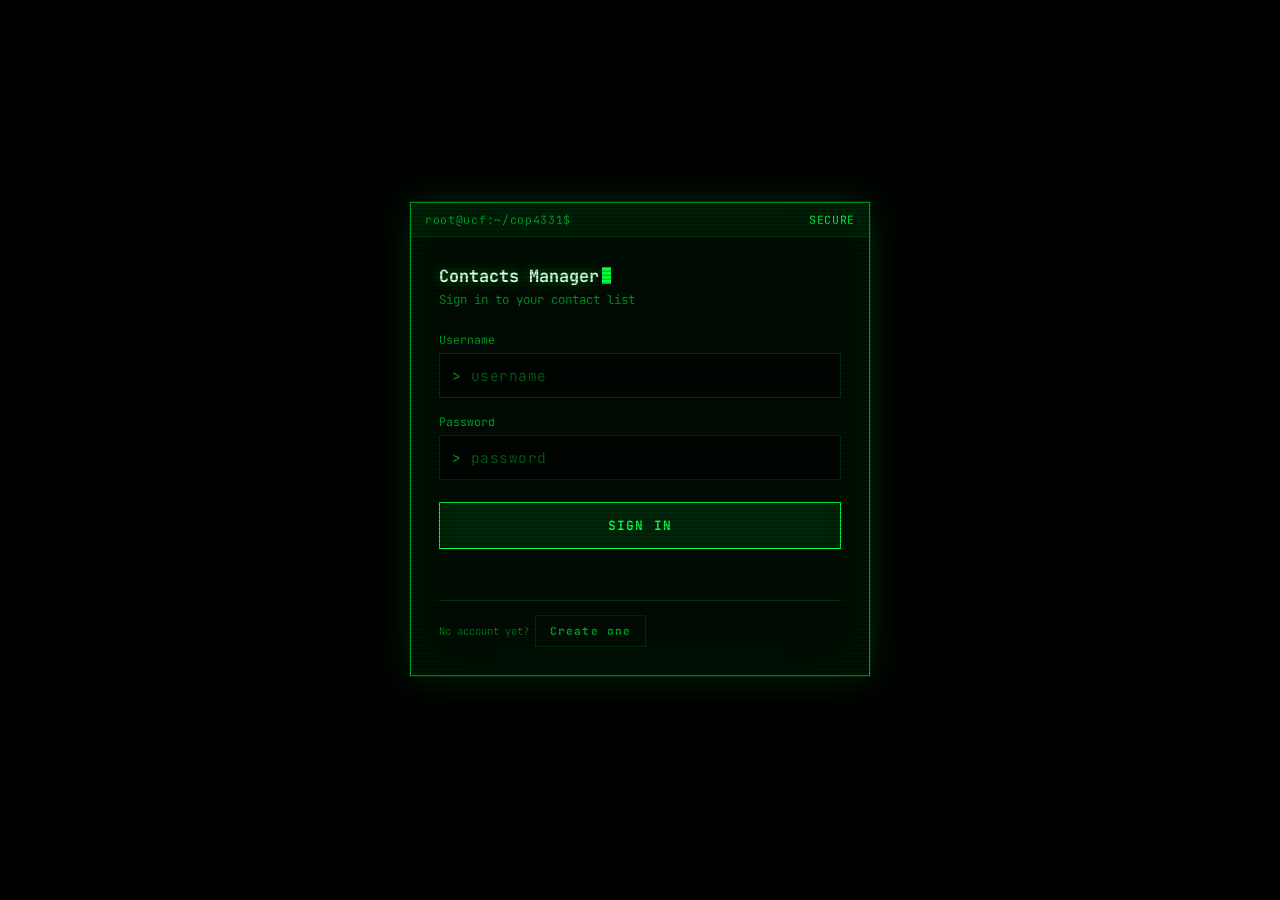
<file: index.html>
<!DOCTYPE html>
<html lang="en">
<head>
<meta charset="UTF-8">
<meta name="viewport" content="width=device-width, initial-scale=1.0">
<title>COP 4331 Contacts Manager</title>

<link rel="preconnect" href="https://fonts.googleapis.com">
<link rel="preconnect" href="https://fonts.gstatic.com" crossorigin>
<link href="https://fonts.googleapis.com/css2?family=JetBrains+Mono:wght@300;400;500;700&display=swap" rel="stylesheet">

<link rel="icon" type="image/svg+xml" href="images/favicon.svg">
<link rel="alternate icon" href="favicon.ico">

<link href="css/styles.css" rel="stylesheet">

<script type="text/javascript" src="js/md5.js"></script>
<script type="text/javascript" src="js/code.js"></script>
<script type="text/javascript">
  document.addEventListener('DOMContentLoaded', function () {
    initLoginPage();
  }, false);
</script>
</head>

<body class="center">

<canvas id="rain" aria-hidden="true"></canvas>

<main class="narrow">

  <!-- ========== LOGIN ========== -->
  <div class="terminal" id="loginDiv">
    <div class="titlebar">
      <span>root@ucf:~/cop4331$</span>
      <span class="status">SECURE</span>
    </div>

    <div class="pad">
      <h1 id="title">Contacts Manager<span class="caret"></span></h1>
      <p class="subtitle" id="inner-title">Sign in to your contact list</p>

      <form id="loginForm" onsubmit="event.preventDefault(); doLogin();">
        <label for="loginName">Username</label>
        <div class="field">
          <span class="prompt">&gt;</span>
          <input type="text" id="loginName" placeholder="username"
                 autocomplete="username" autocapitalize="off" spellcheck="false" required>
        </div>

        <label for="loginPassword">Password</label>
        <div class="field">
          <span class="prompt">&gt;</span>
          <input type="password" id="loginPassword" placeholder="password"
                 autocomplete="current-password" required>
        </div>

        <button type="submit" id="loginButton" class="block">SIGN IN</button>
      </form>

      <span id="loginResult" class="result"></span>

      <p class="footnote">
        No account yet?
        <button type="button" class="ghost" onclick="showPanel('register');">Create one</button>
      </p>
    </div>
  </div>

  <!-- ========== REGISTER ========== -->
  <div class="terminal" id="registerDiv" style="display:none;">
    <div class="titlebar">
      <span>root@ucf:~/cop4331$ useradd</span>
      <span class="status">NEW</span>
    </div>

    <div class="pad">
      <h1>Create an account<span class="caret"></span></h1>
      <p class="subtitle">Your contacts are private to your login</p>

      <form id="registerForm" onsubmit="event.preventDefault(); doRegister();">
        <div class="grid2">
          <div>
            <label for="regFirstName">First name</label>
            <div class="field">
              <span class="prompt">&gt;</span>
              <input type="text" id="regFirstName" placeholder="first name">
            </div>
          </div>
          <div>
            <label for="regLastName">Last name</label>
            <div class="field">
              <span class="prompt">&gt;</span>
              <input type="text" id="regLastName" placeholder="last name">
            </div>
          </div>
        </div>

        <label for="regUsername">Username</label>
        <div class="field">
          <span class="prompt">&gt;</span>
          <input type="text" id="regUsername" placeholder="pick a username"
                 autocapitalize="off" spellcheck="false" required>
        </div>

        <label for="regPassword">Password</label>
        <div class="field">
          <span class="prompt">&gt;</span>
          <input type="password" id="regPassword" placeholder="pick a password"
                 autocomplete="new-password" required>
        </div>

        <button type="submit" id="registerButton" class="block">CREATE ACCOUNT</button>
      </form>

      <span id="registerResult" class="result"></span>

      <p class="footnote">
        Already registered?
        <button type="button" class="ghost" onclick="showPanel('login');">Sign in</button>
      </p>
    </div>
  </div>

</main>

</body>
</html>
</file>
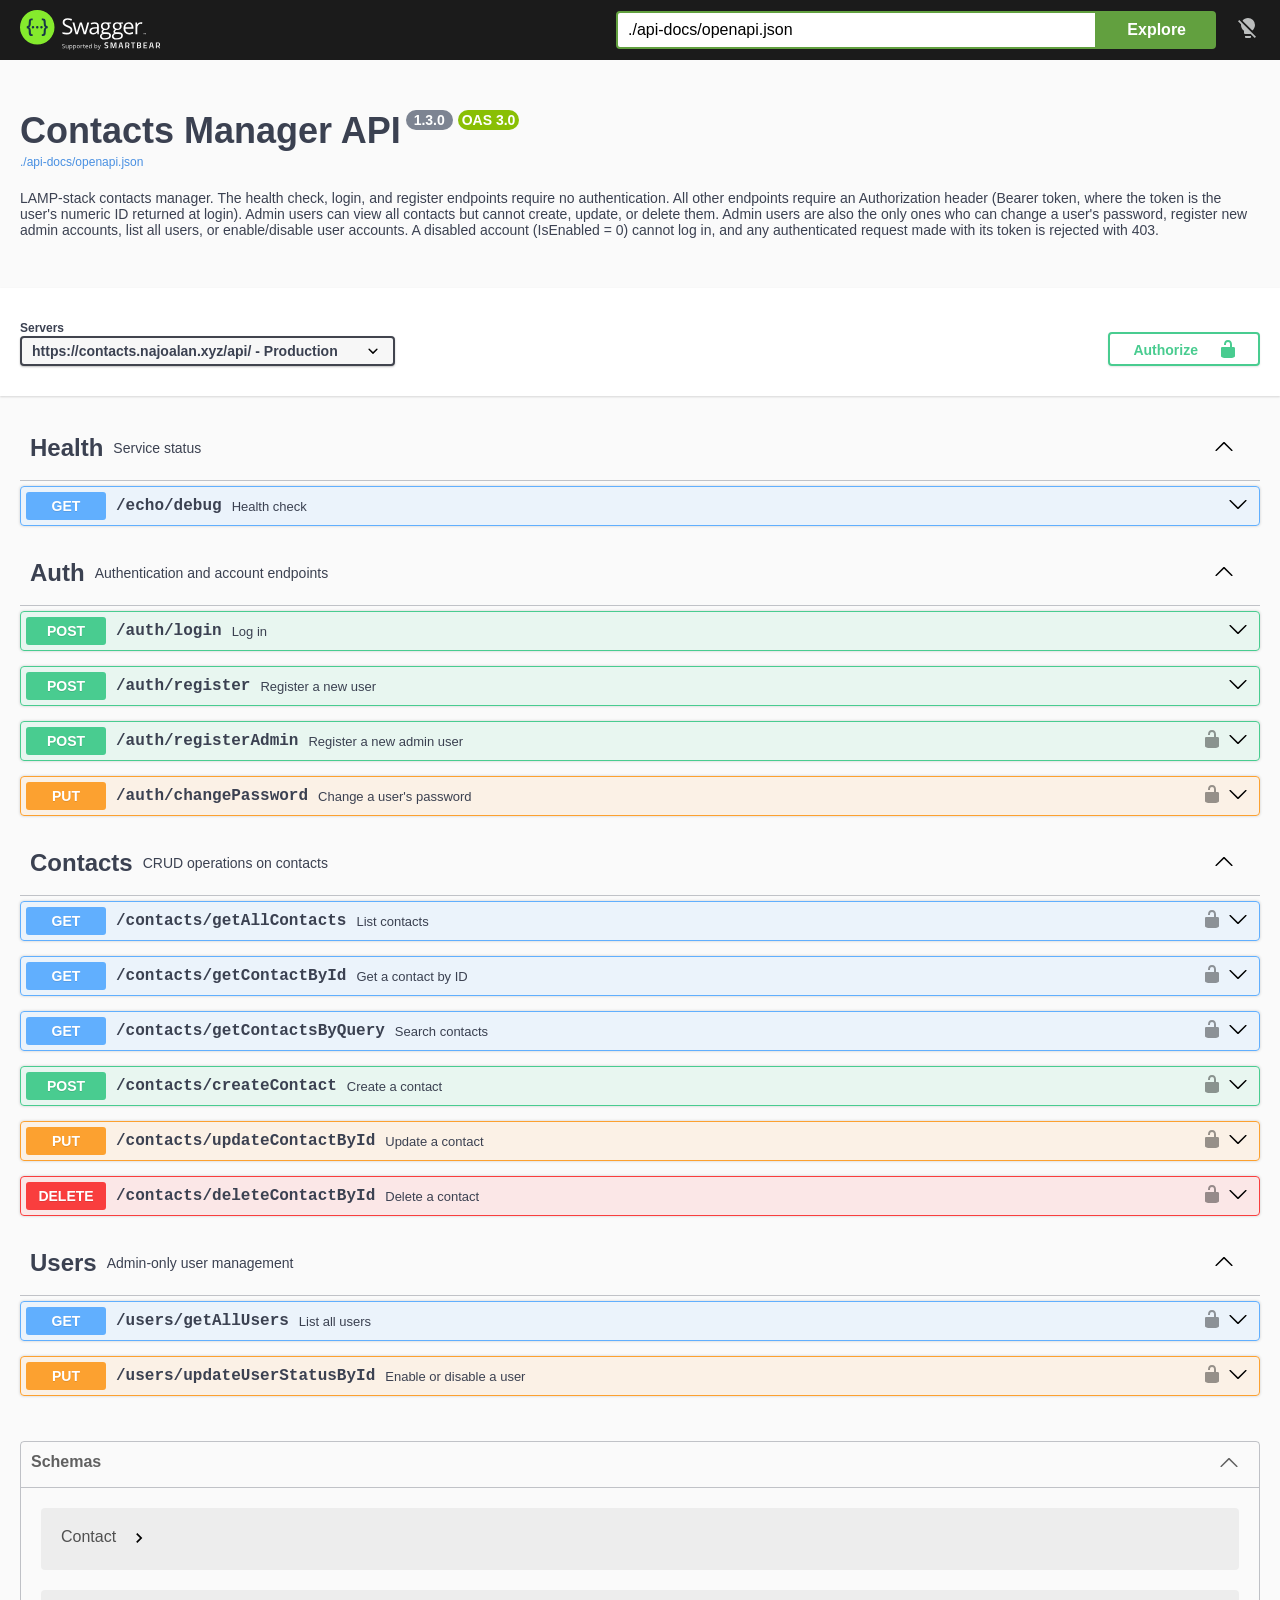
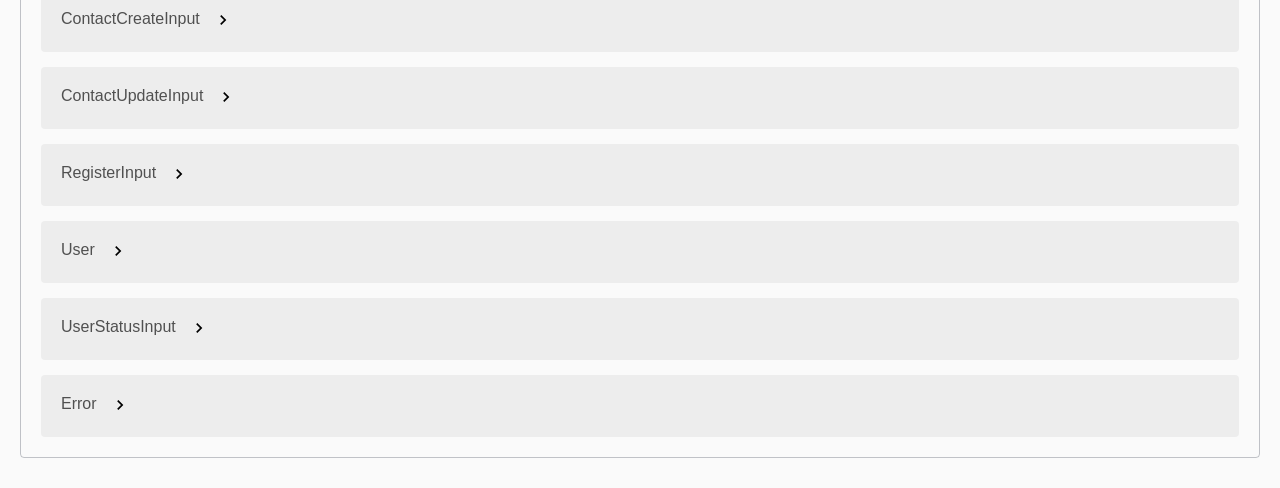
<file: api/swagger/index.html>
<!-- HTML for static distribution bundle build -->
<!DOCTYPE html>
<html lang="en">
  <head>
    <meta charset="UTF-8">
    <title>Swagger UI</title>
    <link rel="stylesheet" type="text/css" href="./swagger-ui.css" />
    <link rel="stylesheet" type="text/css" href="index.css" />
    <link rel="icon" type="image/png" href="./favicon-32x32.png" sizes="32x32" />
    <link rel="icon" type="image/png" href="./favicon-16x16.png" sizes="16x16" />
  </head>

  <body>
    <div id="swagger-ui"></div>
    <script src="./swagger-ui-bundle.js" charset="UTF-8"> </script>
    <script src="./swagger-ui-standalone-preset.js" charset="UTF-8"> </script>
    <script src="./swagger-initializer.js" charset="UTF-8"> </script>
  </body>
</html>
</file>
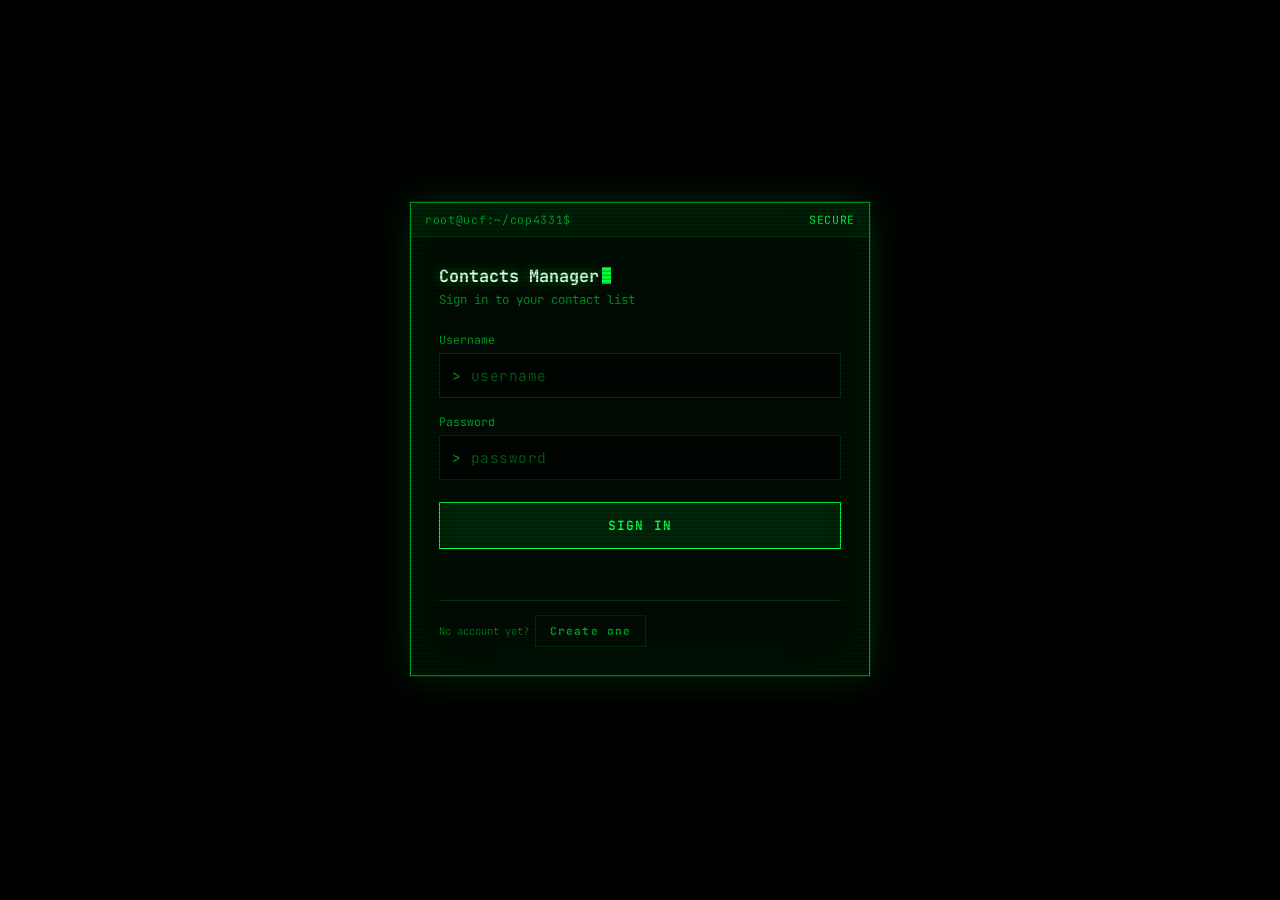
<file: admin.html>
<!DOCTYPE html>
<html lang="en">
<head>
<meta charset="UTF-8">
<meta name="viewport" content="width=device-width, initial-scale=1.0">
<title>Admin &mdash; COP 4331</title>

<link rel="preconnect" href="https://fonts.googleapis.com">
<link rel="preconnect" href="https://fonts.gstatic.com" crossorigin>
<link href="https://fonts.googleapis.com/css2?family=JetBrains+Mono:wght@300;400;500;700&display=swap" rel="stylesheet">

<link rel="icon" type="image/svg+xml" href="images/favicon.svg">
<link rel="alternate icon" href="favicon.ico">

<link href="css/styles.css" rel="stylesheet">

<script type="text/javascript" src="js/code.js"></script>
<script type="text/javascript">
  document.addEventListener('DOMContentLoaded', function () {
    initAdminPage();
  }, false);
</script>
</head>

<body>

<canvas id="rain" aria-hidden="true"></canvas>

<main class="wide">

  <div class="topbar">
    <h1 id="title">Admin Console</h1>
    <div class="btn-row">
      <span class="whoami" id="userName"></span>
      <a href="contacts.html" class="nav-link">CONTACTS</a>
      <button type="button" id="logoutButton" class="ghost" onclick="doLogout();">LOG OUT</button>
    </div>
  </div>

  <!-- shown only when the API rejects this account as non-admin -->
  <div class="notice warn" id="notAdminNotice" style="display:none;">
    This account does not have administrator privileges. Ask an administrator to
    grant them, then sign in again.
  </div>

  <!-- ========== USER LIST ========== -->
  <div class="terminal" id="adminPanel" style="display:none;">
    <div class="titlebar">
      <span>SELECT * FROM Users</span>
      <span class="status" id="userCount">&mdash;</span>
    </div>

    <div class="pad">
      <p class="notice">
        Disabling an account blocks the next login and every API request that
        account makes. Contacts are kept, so re-enabling restores full access.
        You cannot change the status of your own account.
      </p>

      <div class="btn-row">
        <button type="button" onclick="loadUsers();">REFRESH</button>
      </div>

      <span id="userResult" class="result"></span>

      <div class="table-wrap" style="margin-top:18px;">
        <table>
          <thead>
            <tr>
              <th>Name</th>
              <th>Login</th>
              <th>Role</th>
              <th>Contacts</th>
              <th>Status</th>
              <th></th>
            </tr>
          </thead>
          <tbody id="userList">
            <tr><td colspan="6" class="empty">Loading&hellip;</td></tr>
          </tbody>
        </table>
      </div>
    </div>
  </div>

  <!-- ========== PASSWORD RESET ========== -->
  <div class="terminal" id="resetPanel" style="display:none;">
    <div class="titlebar">
      <span>UPDATE Users SET Password</span>
      <span class="status">&nbsp;</span>
    </div>

    <div class="pad">
      <h2 id="resetHeading">Set a new password</h2>

      <form id="resetForm" onsubmit="event.preventDefault(); submitPasswordReset();">
        <input type="hidden" id="resetUserId" value="">

        <div class="grid2">
          <div>
            <label for="newPassword">New password</label>
            <div class="field">
              <span class="prompt">&gt;</span>
              <input type="password" id="newPassword" placeholder="new password"
                     autocomplete="new-password" required>
            </div>
          </div>
          <div>
            <label for="confirmPassword">Confirm password</label>
            <div class="field">
              <span class="prompt">&gt;</span>
              <input type="password" id="confirmPassword" placeholder="type it again"
                     autocomplete="new-password" required>
            </div>
          </div>
        </div>

        <div class="btn-row">
          <button type="submit" id="resetSubmitButton">SET PASSWORD</button>
          <button type="button" class="ghost" onclick="cancelPasswordReset();">CANCEL</button>
        </div>
      </form>

      <span id="resetResult" class="result"></span>
    </div>
  </div>

  <p class="footnote">University of Central Florida &middot; COP 4331 &middot; Admin Console</p>

</main>

</body>
</html>
</file>
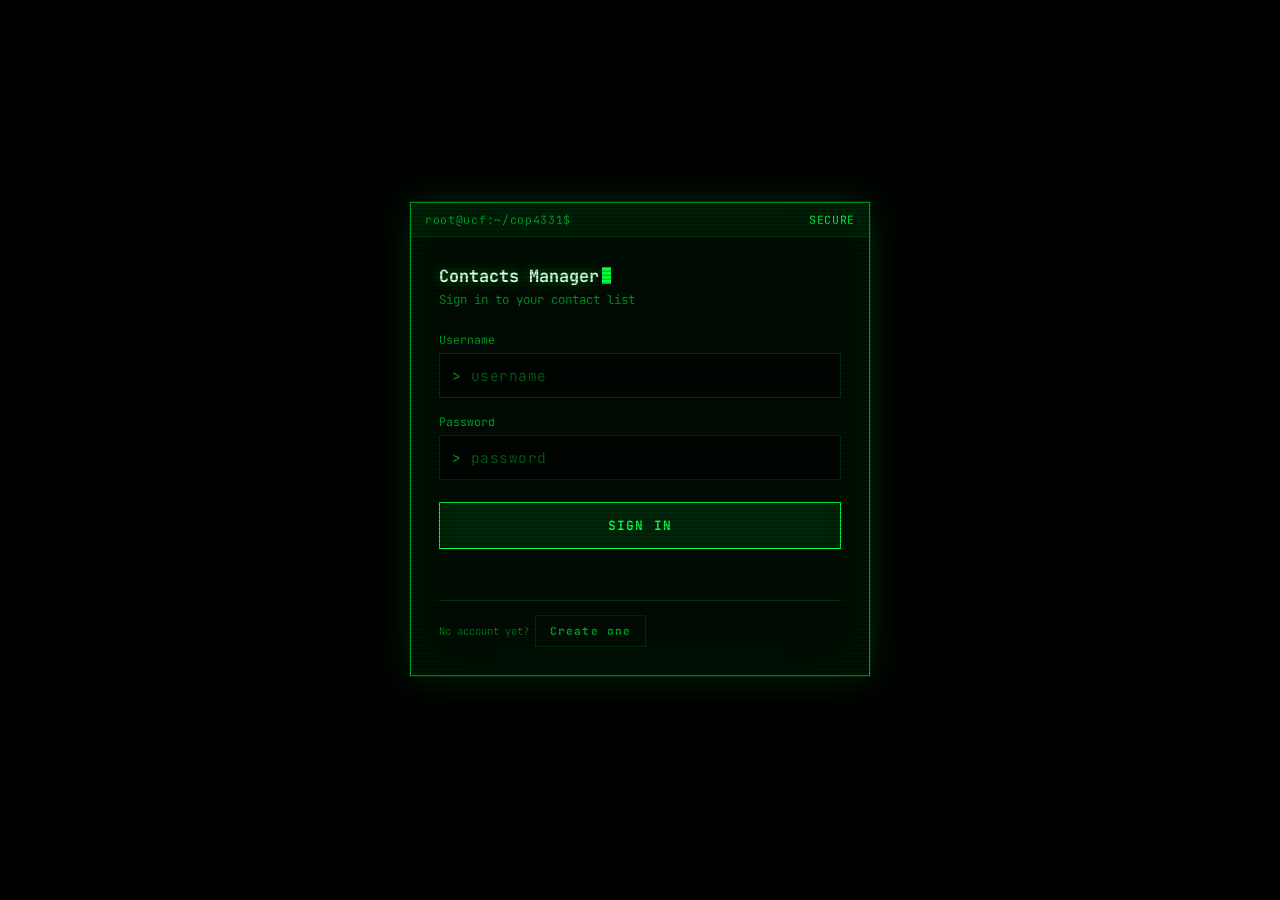
<file: color.html>
<!DOCTYPE html>
<html lang="en" data-bs-theme="dark">
<head>
    <meta charset="UTF-8">
    <meta name="viewport" content="width=device-width, initial-scale=1.0">
    <title>COP 4331 LAMP Stack Demo</title>
    <!-- Google Fonts -->
    <link rel="preconnect" href="https://fonts.googleapis.com">
    <link rel="preconnect" href="https://fonts.gstatic.com" crossorigin>
    <link href="https://fonts.googleapis.com/css2?family=Inter:wght@300;400;500;600;700&display=swap" rel="stylesheet">
    <!-- Bootstrap 5.3 & Icons -->
    <link href="https://cdn.jsdelivr.net/npm/bootstrap@5.3.3/dist/css/bootstrap.min.css" rel="stylesheet">
    <link href="https://cdn.jsdelivr.net/npm/bootstrap-icons@1.11.3/font/bootstrap-icons.min.css" rel="stylesheet">
    <!-- Favicon -->
    <link rel="icon" type="image/svg+xml" href="images/favicon.svg">
    <link rel="alternate icon" href="favicon.ico">
    <!-- Custom Styles -->
    <link href="css/styles.css" rel="stylesheet">
    <!-- Scripts -->
    <script type="text/javascript" src="js/code.js"></script>
    <script type="text/javascript">
        document.addEventListener('DOMContentLoaded', function() {
            readCookie();
        }, false);
    </script>
</head>
<body class="py-4 py-md-5">
    <div class="background-glow"></div>
    <main class="container">
        <div class="row justify-content-center">
            <div class="col-12 col-md-10 col-lg-8">

                <!-- Header / User Bar -->
                <div class="d-flex flex-column flex-md-row align-items-center justify-content-between mb-4 pb-3 border-bottom border-secondary-subtle gap-3">
                    <div class="d-flex align-items-center gap-3">
                        <div class="app-icon-wrapper-sm">
                            <i class="bi bi-palette-fill"></i>
                        </div>
                        <h1 id="title" class="h3 fw-bold mb-0">COP 4331 LAMP Stack Demo</h1>
                    </div>
                    
                    <!-- Logged In User Info & Logout Button -->
                    <div id="loggedInDiv" class="d-flex align-items-center gap-3 bg-body-tertiary px-3 py-2 rounded-pill border">
                        <span id="userName" class="small fw-medium text-body"></span>
                        <button type="button" id="logoutButton" class="buttons btn btn-outline-danger btn-sm rounded-pill px-3" onclick="doLogout();">
                            <i class="bi bi-box-arrow-right me-1"></i> Log Out
                        </button>
                    </div>
                </div>

                <!-- Access UI Card -->
                <div id="accessUIDiv" class="card glass-card shadow-lg border-0 p-4 p-md-5">
                    <div class="card-body p-0">
                        <h2 class="h5 fw-bold mb-4 d-flex align-items-center gap-2 text-white">
                            <i class="bi bi-sliders text-primary"></i> Color Manager
                        </h2>

                        <!-- Search Section -->
                        <div class="section-card p-4 rounded-4 border mb-4">
                            <label for="searchText" class="form-label form-label-contrast small text-uppercase">Search Colors</label>
                            <div class="input-group">
                                <span class="input-group-text"><i class="bi bi-search text-secondary-contrast"></i></span>
                                <input type="text" id="searchText" class="form-control" placeholder="Type a color name (e.g. Blue)" onkeyup="if(event.key === 'Enter') searchColor();" />
                                <button type="button" id="searchColorButton" class="buttons btn btn-primary px-4 fw-semibold" onclick="searchColor();">
                                    Search Color
                                </button>
                            </div>
                            <div class="mt-3">
                                <span id="colorSearchResult" class="text-info-wcag small fw-semibold"></span>
                                <p id="colorList" class="mt-2 mb-0 d-flex flex-wrap gap-2"></p>
                            </div>
                        </div>

                        <!-- Add Color Section -->
                        <div class="section-card p-4 rounded-4 border">
                            <label for="colorText" class="form-label form-label-contrast small text-uppercase">Add New Color</label>
                            <div class="input-group">
                                <span class="input-group-text"><i class="bi bi-plus-circle text-secondary-contrast"></i></span>
                                <input type="text" id="colorText" class="form-control" placeholder="Enter color name to add" onkeyup="if(event.key === 'Enter') addColor();" />
                                <button type="button" id="addColorButton" class="buttons btn btn-success px-4 fw-semibold" onclick="addColor();">
                                    Add Color
                                </button>
                            </div>
                            <div class="mt-2 text-start">
                                <span id="colorAddResult" class="small fw-semibold"></span>
                            </div>
                        </div>

                    </div>
                </div>

            </div>
        </div>
    </main>
    <script src="https://cdn.jsdelivr.net/npm/bootstrap@5.3.3/dist/js/bootstrap.bundle.min.js"></script>
</body>
</html>
</file>
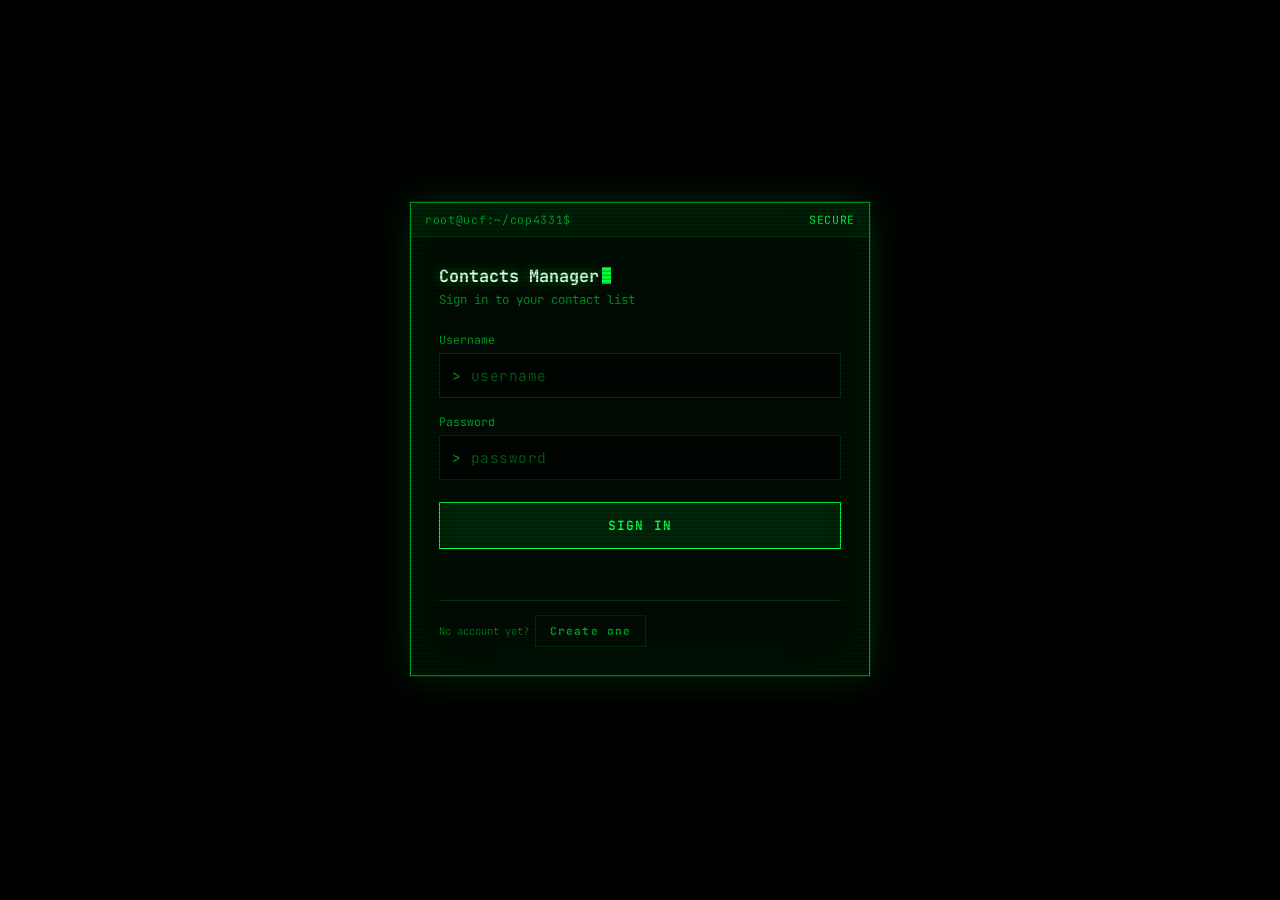
<file: contacts.html>
<!DOCTYPE html>
<html lang="en">
<head>
<meta charset="UTF-8">
<meta name="viewport" content="width=device-width, initial-scale=1.0">
<title>Contacts &mdash; COP 4331</title>

<link rel="preconnect" href="https://fonts.googleapis.com">
<link rel="preconnect" href="https://fonts.gstatic.com" crossorigin>
<link href="https://fonts.googleapis.com/css2?family=JetBrains+Mono:wght@300;400;500;700&display=swap" rel="stylesheet">

<link rel="icon" type="image/svg+xml" href="images/favicon.svg">
<link rel="alternate icon" href="favicon.ico">

<link href="css/styles.css" rel="stylesheet">

<script type="text/javascript" src="js/code.js"></script>
<script type="text/javascript">
  document.addEventListener('DOMContentLoaded', function () {
    initContactsPage();
  }, false);
</script>
</head>

<body>

<canvas id="rain" aria-hidden="true"></canvas>

<main class="wide">

  <div class="topbar">
    <h1 id="title">Contacts Manager</h1>
    <div class="btn-row">
      <span class="whoami" id="userName"></span>
      <a href="admin.html" class="nav-link" id="adminLink" style="display:none;">ADMIN</a>
      <button type="button" id="logoutButton" class="ghost" onclick="doLogout();">LOG OUT</button>
    </div>
  </div>

  <!-- ========== SEARCH + LIST ========== -->
  <div class="terminal">
    <div class="titlebar">
      <span>SELECT * FROM Contacts</span>
      <span class="status" id="contactCount">&mdash;</span>
    </div>

    <div class="pad">
      <label for="searchText">Search by first name</label>
      <div class="field">
        <span class="prompt">&gt;</span>
        <input type="text" id="searchText" placeholder="leave blank to show all"
               onkeyup="if(event.key === 'Enter') searchContacts();">
      </div>

      <div class="btn-row">
        <button type="button" id="searchButton" onclick="searchContacts();">SEARCH</button>
        <button type="button" class="ghost" onclick="clearSearch();">SHOW ALL</button>
      </div>

      <span id="searchResult" class="result"></span>

      <div class="table-wrap" style="margin-top:18px;">
        <table>
          <thead>
            <tr>
              <th>First</th>
              <th>Last</th>
              <th>E-mail</th>
              <th>Phone</th>
              <th></th>
            </tr>
          </thead>
          <tbody id="contactList">
            <tr><td colspan="5" class="empty">Loading&hellip;</td></tr>
          </tbody>
        </table>
      </div>
    </div>
  </div>

  <!-- ========== ADD / EDIT ========== -->
  <div class="terminal">
    <div class="titlebar">
      <span id="formMode">INSERT INTO Contacts</span>
      <span class="status">&nbsp;</span>
    </div>

    <div class="pad">
      <h2 id="formHeading">Add a contact</h2>

      <form id="contactForm" onsubmit="event.preventDefault(); submitContact();">
        <input type="hidden" id="editingId" value="">

        <div class="grid2">
          <div>
            <label for="contactFirstName">First name (required)</label>
            <div class="field">
              <span class="prompt">&gt;</span>
              <input type="text" id="contactFirstName" placeholder="first name" required>
            </div>
          </div>
          <div>
            <label for="contactLastName">Last name</label>
            <div class="field">
              <span class="prompt">&gt;</span>
              <input type="text" id="contactLastName" placeholder="last name">
            </div>
          </div>
        </div>

        <div class="grid2">
          <div>
            <label for="contactEmail">E-mail address</label>
            <div class="field">
              <span class="prompt">&gt;</span>
              <input type="email" id="contactEmail" placeholder="name@example.com">
            </div>
          </div>
          <div>
            <label for="contactPhone">Phone number (required)</label>
            <div class="field">
              <span class="prompt">&gt;</span>
              <input type="tel" id="contactPhone" placeholder="407-555-0100" required>
            </div>
          </div>
        </div>

        <div class="btn-row">
          <button type="submit" id="submitContactButton">SAVE CONTACT</button>
          <button type="button" id="cancelEditButton" class="ghost"
                  style="display:none;" onclick="cancelEdit();">CANCEL</button>
        </div>
      </form>

      <span id="contactResult" class="result"></span>
    </div>
  </div>

  <p class="footnote">University of Central Florida &middot; COP 4331 &middot; Contacts Manager</p>

</main>

</body>
</html>
</file>
<file: api/swagger/index.css>
html {
    box-sizing: border-box;
    overflow: -moz-scrollbars-vertical;
    overflow-y: scroll;
}

*,
*:before,
*:after {
    box-sizing: inherit;
}

body {
    margin: 0;
    background: #fafafa;
}
</file>
<file: css/styles.css>
/* ============================================================
   css/styles.css — COP 4331 Contacts Manager
   Matrix terminal theme. Shared by index.html and contacts.html.
   No Bootstrap. No icon font. Self-contained.
   ============================================================ */

:root{
  --void:#000000;
  --phosphor:#00ff41;
  --phosphor-dim:#00a52a;
  --phosphor-deep:#00300c;
  --bone:#d8ffe2;
  --panel:rgba(0,14,4,.86);
  --warn:#ffd166;
  --fail:#ff5c5c;
}

*{box-sizing:border-box;}

html,body{min-height:100%;}

body{
  margin:0;
  background:var(--void);
  color:var(--phosphor);
  font-family:"JetBrains Mono",ui-monospace,"SF Mono",Menlo,Consolas,monospace;
  padding:24px 16px;
}

body.center{
  display:flex;
  align-items:center;
  justify-content:center;
  min-height:100vh;
  overflow:hidden;
}

/* ---------- digital rain ---------- */
#rain{
  position:fixed;
  inset:0;
  width:100%;
  height:100%;
  z-index:0;
}

/* CRT scanlines */
body::after{
  content:"";
  position:fixed;
  inset:0;
  z-index:5;
  pointer-events:none;
  background:repeating-linear-gradient(
    to bottom,
    rgba(0,0,0,0) 0px,
    rgba(0,0,0,0) 2px,
    rgba(0,0,0,.26) 3px,
    rgba(0,0,0,.26) 4px
  );
}

main{
  position:relative;
  z-index:1;
  width:100%;
  margin:0 auto;
}

main.narrow{max-width:460px;}
main.wide{max-width:900px;}

/* ---------- terminal panel ---------- */
.terminal{
  background:var(--panel);
  border:1px solid var(--phosphor-dim);
  box-shadow:
    0 0 0 1px rgba(0,255,65,.12),
    0 0 40px rgba(0,255,65,.16),
    inset 0 0 60px rgba(0,255,65,.05);
  backdrop-filter:blur(2px);
  margin-bottom:22px;
}

.titlebar{
  display:flex;
  align-items:center;
  justify-content:space-between;
  gap:12px;
  padding:9px 14px;
  border-bottom:1px solid var(--phosphor-deep);
  background:rgba(0,255,65,.06);
  font-size:.72rem;
  letter-spacing:.06em;
  color:var(--phosphor-dim);
}

.titlebar .status{color:var(--phosphor);flex-shrink:0;}

.pad{padding:28px;}

/* ---------- type ---------- */
h1{
  font-size:1.05rem;
  font-weight:700;
  margin:0 0 4px;
  color:var(--bone);
  text-shadow:0 0 12px rgba(0,255,65,.55);
}

h2{
  font-size:.86rem;
  font-weight:700;
  margin:0 0 16px;
  color:var(--bone);
  letter-spacing:.02em;
}

.subtitle{
  margin:0 0 24px;
  font-size:.78rem;
  font-weight:300;
  color:var(--phosphor-dim);
}

.caret{
  display:inline-block;
  width:.55em;
  height:1em;
  vertical-align:-.12em;
  margin-left:.15em;
  background:var(--phosphor);
  animation:blink 1.05s steps(1) infinite;
}
@keyframes blink{50%{opacity:0;}}

/* ---------- forms ---------- */
label{
  display:block;
  font-size:.72rem;
  color:var(--phosphor-dim);
  margin-bottom:6px;
}

.field{
  display:flex;
  align-items:center;
  min-width:0;
  border:1px solid var(--phosphor-deep);
  background:rgba(0,0,0,.55);
  margin-bottom:16px;
  transition:border-color .12s, box-shadow .12s;
}

.field:focus-within{
  border-color:var(--phosphor);
  box-shadow:0 0 0 1px var(--phosphor), 0 0 18px rgba(0,255,65,.25);
}

.prompt{
  padding:0 4px 0 12px;
  color:var(--phosphor-dim);
  font-size:.9rem;
  user-select:none;
}

input{
  flex:1 1 0;
  width:100%;
  min-width:0;
  border:0;
  outline:0;
  background:transparent;
  color:var(--bone);
  font-family:inherit;
  font-size:.9rem;
  letter-spacing:.03em;
  padding:12px 12px 12px 6px;
  caret-color:var(--phosphor);
}
input::placeholder{color:rgba(0,165,42,.55);}
input:-webkit-autofill{
  -webkit-text-fill-color:var(--bone);
  -webkit-box-shadow:0 0 0 1000px #001a06 inset;
}

/* minmax(0,1fr) lets columns shrink below the input's intrinsic
   ~20-character minimum, which otherwise overflows the panel. */
.grid2{
  display:grid;
  grid-template-columns:minmax(0,1fr) minmax(0,1fr);
  gap:0 16px;
}

.grid2 > *{min-width:0;}

/* ---------- buttons ---------- */
button{
  padding:12px 18px;
  border:1px solid var(--phosphor);
  background:rgba(0,255,65,.1);
  color:var(--phosphor);
  font-family:inherit;
  font-size:.8rem;
  font-weight:700;
  letter-spacing:.1em;
  cursor:pointer;
  transition:background .12s, color .12s, box-shadow .12s;
}

button:hover,
button:focus-visible{
  background:var(--phosphor);
  color:#000;
  box-shadow:0 0 24px rgba(0,255,65,.45);
  outline:none;
}

button:active{transform:translateY(1px);}

button.block{width:100%;margin-top:6px;padding:14px;}

button.ghost{
  border-color:var(--phosphor-deep);
  background:transparent;
  color:var(--phosphor-dim);
  padding:8px 14px;
  font-size:.7rem;
}
button.ghost:hover,
button.ghost:focus-visible{
  border-color:var(--phosphor);
  background:transparent;
  color:var(--phosphor);
  box-shadow:none;
}

button.danger{border-color:rgba(255,92,92,.5);color:var(--fail);}
button.danger:hover,
button.danger:focus-visible{background:var(--fail);color:#000;box-shadow:0 0 20px rgba(255,92,92,.4);}

.row-actions{display:flex;gap:8px;}
.row-actions button{padding:6px 12px;font-size:.66rem;letter-spacing:.06em;}

.btn-row{display:flex;gap:10px;flex-wrap:wrap;align-items:center;}

/* ---------- status text ---------- */
.result{
  display:block;
  min-height:1.3em;
  margin-top:14px;
  font-size:.76rem;
  word-break:break-word;
}
.result.ok{color:var(--phosphor);}
.result.warn{color:var(--warn);}
.result.fail{color:var(--fail);}

/* ---------- header bar ---------- */
.topbar{
  display:flex;
  align-items:center;
  justify-content:space-between;
  gap:16px;
  flex-wrap:wrap;
  margin-bottom:22px;
  padding-bottom:16px;
  border-bottom:1px solid var(--phosphor-deep);
}

.whoami{font-size:.74rem;color:var(--phosphor-dim);}
.whoami strong{color:var(--bone);font-weight:500;}

/* ---------- contacts table ---------- */
.table-wrap{overflow-x:auto;}

table{
  width:100%;
  border-collapse:collapse;
  font-size:.78rem;
}

thead th{
  text-align:left;
  padding:10px 12px;
  border-bottom:1px solid var(--phosphor-dim);
  color:var(--phosphor-dim);
  font-weight:400;
  white-space:nowrap;
}

tbody td{
  padding:11px 12px;
  border-bottom:1px solid var(--phosphor-deep);
  color:var(--bone);
  vertical-align:middle;
}

tbody tr:hover td{background:rgba(0,255,65,.045);}

.empty{
  padding:26px 12px;
  text-align:center;
  color:var(--phosphor-dim);
  font-size:.78rem;
}

.footnote{
  margin:22px 0 0;
  padding-top:14px;
  border-top:1px solid var(--phosphor-deep);
  font-size:.66rem;
  font-weight:300;
  color:rgba(0,165,42,.75);
}

/* ---------- responsive ---------- */
@media (max-width:640px){
  .grid2{grid-template-columns:1fr;}
  .pad{padding:22px 18px;}
  table{font-size:.72rem;}
  thead th,tbody td{padding:9px 8px;}
}

@media (prefers-reduced-motion:reduce){
  .caret{animation:none;}
  body::after{background:none;}
}

/* ============================================================
   Admin console — user management
   ============================================================ */

.badge{
  display:inline-block;
  padding:4px 10px;
  border:1px solid currentColor;
  border-radius:4px;
  font-size:.66rem;
  font-weight:700;
  letter-spacing:.08em;
  white-space:nowrap;
}

.badge.on{color:var(--phosphor);}
.badge.off{color:var(--warn);}
.badge.role{color:var(--phosphor-dim);}
.badge.role.admin{color:var(--warn);}

/* the admin's own row — actions are locked server-side too */
tbody tr.is-self td{background:rgba(0,255,65,.05);}

.self-tag{
  margin-left:8px;
  font-size:.64rem;
  color:var(--phosphor-dim);
  letter-spacing:.06em;
}

button:disabled,
button:disabled:hover{
  opacity:.4;
  cursor:not-allowed;
  background:transparent;
  color:var(--phosphor-dim);
  border-color:var(--phosphor-deep);
  box-shadow:none;
  transform:none;
}

.nav-link{
  display:inline-block;
  padding:8px 14px;
  border:1px solid var(--phosphor-deep);
  color:var(--phosphor-dim);
  font-size:.7rem;
  font-weight:700;
  letter-spacing:.1em;
  text-decoration:none;
  transition:border-color .12s, color .12s;
}

.nav-link:hover,
.nav-link:focus-visible{
  border-color:var(--phosphor);
  color:var(--phosphor);
  outline:none;
}

.notice{
  margin:0 0 20px;
  padding:14px 18px;
  border:1px solid var(--phosphor-deep);
  background:rgba(0,255,65,.05);
  font-size:.74rem;
  font-weight:300;
  color:var(--phosphor-dim);
  line-height:1.5;
}

.notice.warn{
  border-color:rgba(255,209,102,.4);
  background:rgba(255,209,102,.06);
  color:var(--warn);
}
</file>
<file: api/swagger/swagger-ui.css>
.swagger-ui{color:#3b4151;container-name:swagger-ui;container-type:inline-size;/*! normalize.css v7.0.0 | MIT License | github.com/necolas/normalize.css */font-family:sans-serif}.swagger-ui html{line-height:1.15;-ms-text-size-adjust:100%;-webkit-text-size-adjust:100%}.swagger-ui body{margin:0}.swagger-ui article,.swagger-ui aside,.swagger-ui footer,.swagger-ui header,.swagger-ui nav,.swagger-ui section{display:block}.swagger-ui h1{font-size:2em;margin:.67em 0}.swagger-ui figcaption,.swagger-ui figure,.swagger-ui main{display:block}.swagger-ui figure{margin:1em 40px}.swagger-ui hr{box-sizing:content-box;height:0;overflow:visible}.swagger-ui pre{font-family:monospace,monospace;font-size:1em}.swagger-ui a{background-color:transparent;-webkit-text-decoration-skip:objects}.swagger-ui abbr[title]{border-bottom:none;text-decoration:underline;-webkit-text-decoration:underline dotted;text-decoration:underline dotted}.swagger-ui b,.swagger-ui strong{font-weight:inherit;font-weight:bolder}.swagger-ui code,.swagger-ui kbd,.swagger-ui samp{font-family:monospace,monospace;font-size:1em}.swagger-ui dfn{font-style:italic}.swagger-ui mark{background-color:#ff0;color:#000}.swagger-ui small{font-size:80%}.swagger-ui sub,.swagger-ui sup{font-size:75%;line-height:0;position:relative;vertical-align:baseline}.swagger-ui sub{bottom:-.25em}.swagger-ui sup{top:-.5em}.swagger-ui audio,.swagger-ui video{display:inline-block}.swagger-ui audio:not([controls]){display:none;height:0}.swagger-ui img{border-style:none}.swagger-ui svg:not(:root){overflow:hidden}.swagger-ui button,.swagger-ui input,.swagger-ui optgroup,.swagger-ui select,.swagger-ui textarea{font-family:sans-serif;font-size:100%;line-height:1.15;margin:0}.swagger-ui button,.swagger-ui input{overflow:visible}.swagger-ui button,.swagger-ui select{text-transform:none}.swagger-ui [type=reset],.swagger-ui [type=submit],.swagger-ui button,.swagger-ui html [type=button]{-webkit-appearance:button}.swagger-ui [type=button]::-moz-focus-inner,.swagger-ui [type=reset]::-moz-focus-inner,.swagger-ui [type=submit]::-moz-focus-inner,.swagger-ui button::-moz-focus-inner{border-style:none;padding:0}.swagger-ui [type=button]:-moz-focusring,.swagger-ui [type=reset]:-moz-focusring,.swagger-ui [type=submit]:-moz-focusring,.swagger-ui button:-moz-focusring{outline:1px dotted ButtonText}.swagger-ui fieldset{padding:.35em .75em .625em}.swagger-ui legend{box-sizing:border-box;color:inherit;display:table;max-width:100%;padding:0;white-space:normal}.swagger-ui progress{display:inline-block;vertical-align:baseline}.swagger-ui textarea{overflow:auto}.swagger-ui [type=checkbox],.swagger-ui [type=radio]{box-sizing:border-box;padding:0}.swagger-ui [type=number]::-webkit-inner-spin-button,.swagger-ui [type=number]::-webkit-outer-spin-button{height:auto}.swagger-ui [type=search]{-webkit-appearance:textfield;outline-offset:-2px}.swagger-ui [type=search]::-webkit-search-cancel-button,.swagger-ui [type=search]::-webkit-search-decoration{-webkit-appearance:none}.swagger-ui ::-webkit-file-upload-button{-webkit-appearance:button;font:inherit}.swagger-ui details,.swagger-ui menu{display:block}.swagger-ui summary{display:list-item}.swagger-ui canvas{display:inline-block}.swagger-ui [hidden],.swagger-ui template{display:none}.swagger-ui .debug *{outline:1px solid gold}.swagger-ui .debug-white *{outline:1px solid #fff}.swagger-ui .debug-black *{outline:1px solid #000}.swagger-ui .debug-grid{background:transparent url([data-uri]) repeat 0 0}.swagger-ui .debug-grid-16{background:transparent url([data-uri]) repeat 0 0}.swagger-ui .debug-grid-8-solid{background:#fff url([data-uri]) repeat 0 0}.swagger-ui .debug-grid-16-solid{background:#fff url([data-uri]) repeat 0 0}.swagger-ui .border-box,.swagger-ui a,.swagger-ui article,.swagger-ui body,.swagger-ui code,.swagger-ui dd,.swagger-ui div,.swagger-ui dl,.swagger-ui dt,.swagger-ui fieldset,.swagger-ui footer,.swagger-ui form,.swagger-ui h1,.swagger-ui h2,.swagger-ui h3,.swagger-ui h4,.swagger-ui h5,.swagger-ui h6,.swagger-ui header,.swagger-ui html,.swagger-ui input[type=email],.swagger-ui input[type=number],.swagger-ui input[type=password],.swagger-ui input[type=tel],.swagger-ui input[type=text],.swagger-ui input[type=url],.swagger-ui legend,.swagger-ui li,.swagger-ui main,.swagger-ui ol,.swagger-ui p,.swagger-ui pre,.swagger-ui section,.swagger-ui table,.swagger-ui td,.swagger-ui textarea,.swagger-ui th,.swagger-ui tr,.swagger-ui ul{box-sizing:border-box}.swagger-ui .aspect-ratio{height:0;position:relative}.swagger-ui .aspect-ratio--16x9{padding-bottom:56.25%}.swagger-ui .aspect-ratio--9x16{padding-bottom:177.77%}.swagger-ui .aspect-ratio--4x3{padding-bottom:75%}.swagger-ui .aspect-ratio--3x4{padding-bottom:133.33%}.swagger-ui .aspect-ratio--6x4{padding-bottom:66.6%}.swagger-ui .aspect-ratio--4x6{padding-bottom:150%}.swagger-ui .aspect-ratio--8x5{padding-bottom:62.5%}.swagger-ui .aspect-ratio--5x8{padding-bottom:160%}.swagger-ui .aspect-ratio--7x5{padding-bottom:71.42%}.swagger-ui .aspect-ratio--5x7{padding-bottom:140%}.swagger-ui .aspect-ratio--1x1{padding-bottom:100%}.swagger-ui .aspect-ratio--object{bottom:0;height:100%;left:0;position:absolute;right:0;top:0;width:100%;z-index:100}@media screen and (min-width:30em){.swagger-ui .aspect-ratio-ns{height:0;position:relative}.swagger-ui .aspect-ratio--16x9-ns{padding-bottom:56.25%}.swagger-ui .aspect-ratio--9x16-ns{padding-bottom:177.77%}.swagger-ui .aspect-ratio--4x3-ns{padding-bottom:75%}.swagger-ui .aspect-ratio--3x4-ns{padding-bottom:133.33%}.swagger-ui .aspect-ratio--6x4-ns{padding-bottom:66.6%}.swagger-ui .aspect-ratio--4x6-ns{padding-bottom:150%}.swagger-ui .aspect-ratio--8x5-ns{padding-bottom:62.5%}.swagger-ui .aspect-ratio--5x8-ns{padding-bottom:160%}.swagger-ui .aspect-ratio--7x5-ns{padding-bottom:71.42%}.swagger-ui .aspect-ratio--5x7-ns{padding-bottom:140%}.swagger-ui .aspect-ratio--1x1-ns{padding-bottom:100%}.swagger-ui .aspect-ratio--object-ns{bottom:0;height:100%;left:0;position:absolute;right:0;top:0;width:100%;z-index:100}}@media screen and (min-width:30em)and (max-width:60em){.swagger-ui .aspect-ratio-m{height:0;position:relative}.swagger-ui .aspect-ratio--16x9-m{padding-bottom:56.25%}.swagger-ui .aspect-ratio--9x16-m{padding-bottom:177.77%}.swagger-ui .aspect-ratio--4x3-m{padding-bottom:75%}.swagger-ui .aspect-ratio--3x4-m{padding-bottom:133.33%}.swagger-ui .aspect-ratio--6x4-m{padding-bottom:66.6%}.swagger-ui .aspect-ratio--4x6-m{padding-bottom:150%}.swagger-ui .aspect-ratio--8x5-m{padding-bottom:62.5%}.swagger-ui .aspect-ratio--5x8-m{padding-bottom:160%}.swagger-ui .aspect-ratio--7x5-m{padding-bottom:71.42%}.swagger-ui .aspect-ratio--5x7-m{padding-bottom:140%}.swagger-ui .aspect-ratio--1x1-m{padding-bottom:100%}.swagger-ui .aspect-ratio--object-m{bottom:0;height:100%;left:0;position:absolute;right:0;top:0;width:100%;z-index:100}}@media screen and (min-width:60em){.swagger-ui .aspect-ratio-l{height:0;position:relative}.swagger-ui .aspect-ratio--16x9-l{padding-bottom:56.25%}.swagger-ui .aspect-ratio--9x16-l{padding-bottom:177.77%}.swagger-ui .aspect-ratio--4x3-l{padding-bottom:75%}.swagger-ui .aspect-ratio--3x4-l{padding-bottom:133.33%}.swagger-ui .aspect-ratio--6x4-l{padding-bottom:66.6%}.swagger-ui .aspect-ratio--4x6-l{padding-bottom:150%}.swagger-ui .aspect-ratio--8x5-l{padding-bottom:62.5%}.swagger-ui .aspect-ratio--5x8-l{padding-bottom:160%}.swagger-ui .aspect-ratio--7x5-l{padding-bottom:71.42%}.swagger-ui .aspect-ratio--5x7-l{padding-bottom:140%}.swagger-ui .aspect-ratio--1x1-l{padding-bottom:100%}.swagger-ui .aspect-ratio--object-l{bottom:0;height:100%;left:0;position:absolute;right:0;top:0;width:100%;z-index:100}}.swagger-ui img{max-width:100%}.swagger-ui .cover{background-size:cover!important}.swagger-ui .contain{background-size:contain!important}@media screen and (min-width:30em){.swagger-ui .cover-ns{background-size:cover!important}.swagger-ui .contain-ns{background-size:contain!important}}@media screen and (min-width:30em)and (max-width:60em){.swagger-ui .cover-m{background-size:cover!important}.swagger-ui .contain-m{background-size:contain!important}}@media screen and (min-width:60em){.swagger-ui .cover-l{background-size:cover!important}.swagger-ui .contain-l{background-size:contain!important}}.swagger-ui .bg-center{background-position:50%;background-repeat:no-repeat}.swagger-ui .bg-top{background-position:top;background-repeat:no-repeat}.swagger-ui .bg-right{background-position:100%;background-repeat:no-repeat}.swagger-ui .bg-bottom{background-position:bottom;background-repeat:no-repeat}.swagger-ui .bg-left{background-position:0;background-repeat:no-repeat}@media screen and (min-width:30em){.swagger-ui .bg-center-ns{background-position:50%;background-repeat:no-repeat}.swagger-ui .bg-top-ns{background-position:top;background-repeat:no-repeat}.swagger-ui .bg-right-ns{background-position:100%;background-repeat:no-repeat}.swagger-ui .bg-bottom-ns{background-position:bottom;background-repeat:no-repeat}.swagger-ui .bg-left-ns{background-position:0;background-repeat:no-repeat}}@media screen and (min-width:30em)and (max-width:60em){.swagger-ui .bg-center-m{background-position:50%;background-repeat:no-repeat}.swagger-ui .bg-top-m{background-position:top;background-repeat:no-repeat}.swagger-ui .bg-right-m{background-position:100%;background-repeat:no-repeat}.swagger-ui .bg-bottom-m{background-position:bottom;background-repeat:no-repeat}.swagger-ui .bg-left-m{background-position:0;background-repeat:no-repeat}}@media screen and (min-width:60em){.swagger-ui .bg-center-l{background-position:50%;background-repeat:no-repeat}.swagger-ui .bg-top-l{background-position:top;background-repeat:no-repeat}.swagger-ui .bg-right-l{background-position:100%;background-repeat:no-repeat}.swagger-ui .bg-bottom-l{background-position:bottom;background-repeat:no-repeat}.swagger-ui .bg-left-l{background-position:0;background-repeat:no-repeat}}.swagger-ui .outline{outline:1px solid}.swagger-ui .outline-transparent{outline:1px solid transparent}.swagger-ui .outline-0{outline:0}@media screen and (min-width:30em){.swagger-ui .outline-ns{outline:1px solid}.swagger-ui .outline-transparent-ns{outline:1px solid transparent}.swagger-ui .outline-0-ns{outline:0}}@media screen and (min-width:30em)and (max-width:60em){.swagger-ui .outline-m{outline:1px solid}.swagger-ui .outline-transparent-m{outline:1px solid transparent}.swagger-ui .outline-0-m{outline:0}}@media screen and (min-width:60em){.swagger-ui .outline-l{outline:1px solid}.swagger-ui .outline-transparent-l{outline:1px solid transparent}.swagger-ui .outline-0-l{outline:0}}.swagger-ui .ba{border-style:solid;border-width:1px}.swagger-ui .bt{border-top-style:solid;border-top-width:1px}.swagger-ui .br{border-right-style:solid;border-right-width:1px}.swagger-ui .bb{border-bottom-style:solid;border-bottom-width:1px}.swagger-ui .bl{border-left-style:solid;border-left-width:1px}.swagger-ui .bn{border-style:none;border-width:0}@media screen and (min-width:30em){.swagger-ui .ba-ns{border-style:solid;border-width:1px}.swagger-ui .bt-ns{border-top-style:solid;border-top-width:1px}.swagger-ui .br-ns{border-right-style:solid;border-right-width:1px}.swagger-ui .bb-ns{border-bottom-style:solid;border-bottom-width:1px}.swagger-ui .bl-ns{border-left-style:solid;border-left-width:1px}.swagger-ui .bn-ns{border-style:none;border-width:0}}@media screen and (min-width:30em)and (max-width:60em){.swagger-ui .ba-m{border-style:solid;border-width:1px}.swagger-ui .bt-m{border-top-style:solid;border-top-width:1px}.swagger-ui .br-m{border-right-style:solid;border-right-width:1px}.swagger-ui .bb-m{border-bottom-style:solid;border-bottom-width:1px}.swagger-ui .bl-m{border-left-style:solid;border-left-width:1px}.swagger-ui .bn-m{border-style:none;border-width:0}}@media screen and (min-width:60em){.swagger-ui .ba-l{border-style:solid;border-width:1px}.swagger-ui .bt-l{border-top-style:solid;border-top-width:1px}.swagger-ui .br-l{border-right-style:solid;border-right-width:1px}.swagger-ui .bb-l{border-bottom-style:solid;border-bottom-width:1px}.swagger-ui .bl-l{border-left-style:solid;border-left-width:1px}.swagger-ui .bn-l{border-style:none;border-width:0}}.swagger-ui .b--black{border-color:#000}.swagger-ui .b--near-black{border-color:#111}.swagger-ui .b--dark-gray{border-color:#333}.swagger-ui .b--mid-gray{border-color:#555}.swagger-ui .b--gray{border-color:#777}.swagger-ui .b--silver{border-color:#999}.swagger-ui .b--light-silver{border-color:#aaa}.swagger-ui .b--moon-gray{border-color:#ccc}.swagger-ui .b--light-gray{border-color:#eee}.swagger-ui .b--near-white{border-color:#f4f4f4}.swagger-ui .b--white{border-color:#fff}.swagger-ui .b--white-90{border-color:hsla(0,0%,100%,.9)}.swagger-ui .b--white-80{border-color:hsla(0,0%,100%,.8)}.swagger-ui .b--white-70{border-color:hsla(0,0%,100%,.7)}.swagger-ui .b--white-60{border-color:hsla(0,0%,100%,.6)}.swagger-ui .b--white-50{border-color:hsla(0,0%,100%,.5)}.swagger-ui .b--white-40{border-color:hsla(0,0%,100%,.4)}.swagger-ui .b--white-30{border-color:hsla(0,0%,100%,.3)}.swagger-ui .b--white-20{border-color:hsla(0,0%,100%,.2)}.swagger-ui .b--white-10{border-color:hsla(0,0%,100%,.1)}.swagger-ui .b--white-05{border-color:hsla(0,0%,100%,.05)}.swagger-ui .b--white-025{border-color:hsla(0,0%,100%,.025)}.swagger-ui .b--white-0125{border-color:hsla(0,0%,100%,.013)}.swagger-ui .b--black-90{border-color:rgba(0,0,0,.9)}.swagger-ui .b--black-80{border-color:rgba(0,0,0,.8)}.swagger-ui .b--black-70{border-color:rgba(0,0,0,.7)}.swagger-ui .b--black-60{border-color:rgba(0,0,0,.6)}.swagger-ui .b--black-50{border-color:rgba(0,0,0,.5)}.swagger-ui .b--black-40{border-color:rgba(0,0,0,.4)}.swagger-ui .b--black-30{border-color:rgba(0,0,0,.3)}.swagger-ui .b--black-20{border-color:rgba(0,0,0,.2)}.swagger-ui .b--black-10{border-color:rgba(0,0,0,.1)}.swagger-ui .b--black-05{border-color:rgba(0,0,0,.05)}.swagger-ui .b--black-025{border-color:rgba(0,0,0,.025)}.swagger-ui .b--black-0125{border-color:rgba(0,0,0,.013)}.swagger-ui .b--dark-red{border-color:#e7040f}.swagger-ui .b--red{border-color:#ff4136}.swagger-ui .b--light-red{border-color:#ff725c}.swagger-ui .b--orange{border-color:#ff6300}.swagger-ui .b--gold{border-color:#ffb700}.swagger-ui .b--yellow{border-color:gold}.swagger-ui .b--light-yellow{border-color:#fbf1a9}.swagger-ui .b--purple{border-color:#5e2ca5}.swagger-ui .b--light-purple{border-color:#a463f2}.swagger-ui .b--dark-pink{border-color:#d5008f}.swagger-ui .b--hot-pink{border-color:#ff41b4}.swagger-ui .b--pink{border-color:#ff80cc}.swagger-ui .b--light-pink{border-color:#ffa3d7}.swagger-ui .b--dark-green{border-color:#137752}.swagger-ui .b--green{border-color:#19a974}.swagger-ui .b--light-green{border-color:#9eebcf}.swagger-ui .b--navy{border-color:#001b44}.swagger-ui .b--dark-blue{border-color:#00449e}.swagger-ui .b--blue{border-color:#357edd}.swagger-ui .b--light-blue{border-color:#96ccff}.swagger-ui .b--lightest-blue{border-color:#cdecff}.swagger-ui .b--washed-blue{border-color:#f6fffe}.swagger-ui .b--washed-green{border-color:#e8fdf5}.swagger-ui .b--washed-yellow{border-color:#fffceb}.swagger-ui .b--washed-red{border-color:#ffdfdf}.swagger-ui .b--transparent{border-color:transparent}.swagger-ui .b--inherit{border-color:inherit}.swagger-ui .br0{border-radius:0}.swagger-ui .br1{border-radius:.125rem}.swagger-ui .br2{border-radius:.25rem}.swagger-ui .br3{border-radius:.5rem}.swagger-ui .br4{border-radius:1rem}.swagger-ui .br-100{border-radius:100%}.swagger-ui .br-pill{border-radius:9999px}.swagger-ui .br--bottom{border-top-left-radius:0;border-top-right-radius:0}.swagger-ui .br--top{border-bottom-left-radius:0;border-bottom-right-radius:0}.swagger-ui .br--right{border-bottom-left-radius:0;border-top-left-radius:0}.swagger-ui .br--left{border-bottom-right-radius:0;border-top-right-radius:0}@media screen and (min-width:30em){.swagger-ui .br0-ns{border-radius:0}.swagger-ui .br1-ns{border-radius:.125rem}.swagger-ui .br2-ns{border-radius:.25rem}.swagger-ui .br3-ns{border-radius:.5rem}.swagger-ui .br4-ns{border-radius:1rem}.swagger-ui .br-100-ns{border-radius:100%}.swagger-ui .br-pill-ns{border-radius:9999px}.swagger-ui .br--bottom-ns{border-top-left-radius:0;border-top-right-radius:0}.swagger-ui .br--top-ns{border-bottom-left-radius:0;border-bottom-right-radius:0}.swagger-ui .br--right-ns{border-bottom-left-radius:0;border-top-left-radius:0}.swagger-ui .br--left-ns{border-bottom-right-radius:0;border-top-right-radius:0}}@media screen and (min-width:30em)and (max-width:60em){.swagger-ui .br0-m{border-radius:0}.swagger-ui .br1-m{border-radius:.125rem}.swagger-ui .br2-m{border-radius:.25rem}.swagger-ui .br3-m{border-radius:.5rem}.swagger-ui .br4-m{border-radius:1rem}.swagger-ui .br-100-m{border-radius:100%}.swagger-ui .br-pill-m{border-radius:9999px}.swagger-ui .br--bottom-m{border-top-left-radius:0;border-top-right-radius:0}.swagger-ui .br--top-m{border-bottom-left-radius:0;border-bottom-right-radius:0}.swagger-ui .br--right-m{border-bottom-left-radius:0;border-top-left-radius:0}.swagger-ui .br--left-m{border-bottom-right-radius:0;border-top-right-radius:0}}@media screen and (min-width:60em){.swagger-ui .br0-l{border-radius:0}.swagger-ui .br1-l{border-radius:.125rem}.swagger-ui .br2-l{border-radius:.25rem}.swagger-ui .br3-l{border-radius:.5rem}.swagger-ui .br4-l{border-radius:1rem}.swagger-ui .br-100-l{border-radius:100%}.swagger-ui .br-pill-l{border-radius:9999px}.swagger-ui .br--bottom-l{border-top-left-radius:0;border-top-right-radius:0}.swagger-ui .br--top-l{border-bottom-left-radius:0;border-bottom-right-radius:0}.swagger-ui .br--right-l{border-bottom-left-radius:0;border-top-left-radius:0}.swagger-ui .br--left-l{border-bottom-right-radius:0;border-top-right-radius:0}}.swagger-ui .b--dotted{border-style:dotted}.swagger-ui .b--dashed{border-style:dashed}.swagger-ui .b--solid{border-style:solid}.swagger-ui .b--none{border-style:none}@media screen and (min-width:30em){.swagger-ui .b--dotted-ns{border-style:dotted}.swagger-ui .b--dashed-ns{border-style:dashed}.swagger-ui .b--solid-ns{border-style:solid}.swagger-ui .b--none-ns{border-style:none}}@media screen and (min-width:30em)and (max-width:60em){.swagger-ui .b--dotted-m{border-style:dotted}.swagger-ui .b--dashed-m{border-style:dashed}.swagger-ui .b--solid-m{border-style:solid}.swagger-ui .b--none-m{border-style:none}}@media screen and (min-width:60em){.swagger-ui .b--dotted-l{border-style:dotted}.swagger-ui .b--dashed-l{border-style:dashed}.swagger-ui .b--solid-l{border-style:solid}.swagger-ui .b--none-l{border-style:none}}.swagger-ui .bw0{border-width:0}.swagger-ui .bw1{border-width:.125rem}.swagger-ui .bw2{border-width:.25rem}.swagger-ui .bw3{border-width:.5rem}.swagger-ui .bw4{border-width:1rem}.swagger-ui .bw5{border-width:2rem}.swagger-ui .bt-0{border-top-width:0}.swagger-ui .br-0{border-right-width:0}.swagger-ui .bb-0{border-bottom-width:0}.swagger-ui .bl-0{border-left-width:0}@media screen and (min-width:30em){.swagger-ui .bw0-ns{border-width:0}.swagger-ui .bw1-ns{border-width:.125rem}.swagger-ui .bw2-ns{border-width:.25rem}.swagger-ui .bw3-ns{border-width:.5rem}.swagger-ui .bw4-ns{border-width:1rem}.swagger-ui .bw5-ns{border-width:2rem}.swagger-ui .bt-0-ns{border-top-width:0}.swagger-ui .br-0-ns{border-right-width:0}.swagger-ui .bb-0-ns{border-bottom-width:0}.swagger-ui .bl-0-ns{border-left-width:0}}@media screen and (min-width:30em)and (max-width:60em){.swagger-ui .bw0-m{border-width:0}.swagger-ui .bw1-m{border-width:.125rem}.swagger-ui .bw2-m{border-width:.25rem}.swagger-ui .bw3-m{border-width:.5rem}.swagger-ui .bw4-m{border-width:1rem}.swagger-ui .bw5-m{border-width:2rem}.swagger-ui .bt-0-m{border-top-width:0}.swagger-ui .br-0-m{border-right-width:0}.swagger-ui .bb-0-m{border-bottom-width:0}.swagger-ui .bl-0-m{border-left-width:0}}@media screen and (min-width:60em){.swagger-ui .bw0-l{border-width:0}.swagger-ui .bw1-l{border-width:.125rem}.swagger-ui .bw2-l{border-width:.25rem}.swagger-ui .bw3-l{border-width:.5rem}.swagger-ui .bw4-l{border-width:1rem}.swagger-ui .bw5-l{border-width:2rem}.swagger-ui .bt-0-l{border-top-width:0}.swagger-ui .br-0-l{border-right-width:0}.swagger-ui .bb-0-l{border-bottom-width:0}.swagger-ui .bl-0-l{border-left-width:0}}.swagger-ui .shadow-1{box-shadow:0 0 4px 2px rgba(0,0,0,.2)}.swagger-ui .shadow-2{box-shadow:0 0 8px 2px rgba(0,0,0,.2)}.swagger-ui .shadow-3{box-shadow:2px 2px 4px 2px rgba(0,0,0,.2)}.swagger-ui .shadow-4{box-shadow:2px 2px 8px 0 rgba(0,0,0,.2)}.swagger-ui .shadow-5{box-shadow:4px 4px 8px 0 rgba(0,0,0,.2)}@media screen and (min-width:30em){.swagger-ui .shadow-1-ns{box-shadow:0 0 4px 2px rgba(0,0,0,.2)}.swagger-ui .shadow-2-ns{box-shadow:0 0 8px 2px rgba(0,0,0,.2)}.swagger-ui .shadow-3-ns{box-shadow:2px 2px 4px 2px rgba(0,0,0,.2)}.swagger-ui .shadow-4-ns{box-shadow:2px 2px 8px 0 rgba(0,0,0,.2)}.swagger-ui .shadow-5-ns{box-shadow:4px 4px 8px 0 rgba(0,0,0,.2)}}@media screen and (min-width:30em)and (max-width:60em){.swagger-ui .shadow-1-m{box-shadow:0 0 4px 2px rgba(0,0,0,.2)}.swagger-ui .shadow-2-m{box-shadow:0 0 8px 2px rgba(0,0,0,.2)}.swagger-ui .shadow-3-m{box-shadow:2px 2px 4px 2px rgba(0,0,0,.2)}.swagger-ui .shadow-4-m{box-shadow:2px 2px 8px 0 rgba(0,0,0,.2)}.swagger-ui .shadow-5-m{box-shadow:4px 4px 8px 0 rgba(0,0,0,.2)}}@media screen and (min-width:60em){.swagger-ui .shadow-1-l{box-shadow:0 0 4px 2px rgba(0,0,0,.2)}.swagger-ui .shadow-2-l{box-shadow:0 0 8px 2px rgba(0,0,0,.2)}.swagger-ui .shadow-3-l{box-shadow:2px 2px 4px 2px rgba(0,0,0,.2)}.swagger-ui .shadow-4-l{box-shadow:2px 2px 8px 0 rgba(0,0,0,.2)}.swagger-ui .shadow-5-l{box-shadow:4px 4px 8px 0 rgba(0,0,0,.2)}}.swagger-ui .pre{overflow-x:auto;overflow-y:hidden;overflow:scroll}.swagger-ui .top-0{top:0}.swagger-ui .right-0{right:0}.swagger-ui .bottom-0{bottom:0}.swagger-ui .left-0{left:0}.swagger-ui .top-1{top:1rem}.swagger-ui .right-1{right:1rem}.swagger-ui .bottom-1{bottom:1rem}.swagger-ui .left-1{left:1rem}.swagger-ui .top-2{top:2rem}.swagger-ui .right-2{right:2rem}.swagger-ui .bottom-2{bottom:2rem}.swagger-ui .left-2{left:2rem}.swagger-ui .top--1{top:-1rem}.swagger-ui .right--1{right:-1rem}.swagger-ui .bottom--1{bottom:-1rem}.swagger-ui .left--1{left:-1rem}.swagger-ui .top--2{top:-2rem}.swagger-ui .right--2{right:-2rem}.swagger-ui .bottom--2{bottom:-2rem}.swagger-ui .left--2{left:-2rem}.swagger-ui .absolute--fill{bottom:0;left:0;right:0;top:0}@media screen and (min-width:30em){.swagger-ui .top-0-ns{top:0}.swagger-ui .left-0-ns{left:0}.swagger-ui .right-0-ns{right:0}.swagger-ui .bottom-0-ns{bottom:0}.swagger-ui .top-1-ns{top:1rem}.swagger-ui .left-1-ns{left:1rem}.swagger-ui .right-1-ns{right:1rem}.swagger-ui .bottom-1-ns{bottom:1rem}.swagger-ui .top-2-ns{top:2rem}.swagger-ui .left-2-ns{left:2rem}.swagger-ui .right-2-ns{right:2rem}.swagger-ui .bottom-2-ns{bottom:2rem}.swagger-ui .top--1-ns{top:-1rem}.swagger-ui .right--1-ns{right:-1rem}.swagger-ui .bottom--1-ns{bottom:-1rem}.swagger-ui .left--1-ns{left:-1rem}.swagger-ui .top--2-ns{top:-2rem}.swagger-ui .right--2-ns{right:-2rem}.swagger-ui .bottom--2-ns{bottom:-2rem}.swagger-ui .left--2-ns{left:-2rem}.swagger-ui .absolute--fill-ns{bottom:0;left:0;right:0;top:0}}@media screen and (min-width:30em)and (max-width:60em){.swagger-ui .top-0-m{top:0}.swagger-ui .left-0-m{left:0}.swagger-ui .right-0-m{right:0}.swagger-ui .bottom-0-m{bottom:0}.swagger-ui .top-1-m{top:1rem}.swagger-ui .left-1-m{left:1rem}.swagger-ui .right-1-m{right:1rem}.swagger-ui .bottom-1-m{bottom:1rem}.swagger-ui .top-2-m{top:2rem}.swagger-ui .left-2-m{left:2rem}.swagger-ui .right-2-m{right:2rem}.swagger-ui .bottom-2-m{bottom:2rem}.swagger-ui .top--1-m{top:-1rem}.swagger-ui .right--1-m{right:-1rem}.swagger-ui .bottom--1-m{bottom:-1rem}.swagger-ui .left--1-m{left:-1rem}.swagger-ui .top--2-m{top:-2rem}.swagger-ui .right--2-m{right:-2rem}.swagger-ui .bottom--2-m{bottom:-2rem}.swagger-ui .left--2-m{left:-2rem}.swagger-ui .absolute--fill-m{bottom:0;left:0;right:0;top:0}}@media screen and (min-width:60em){.swagger-ui .top-0-l{top:0}.swagger-ui .left-0-l{left:0}.swagger-ui .right-0-l{right:0}.swagger-ui .bottom-0-l{bottom:0}.swagger-ui .top-1-l{top:1rem}.swagger-ui .left-1-l{left:1rem}.swagger-ui .right-1-l{right:1rem}.swagger-ui .bottom-1-l{bottom:1rem}.swagger-ui .top-2-l{top:2rem}.swagger-ui .left-2-l{left:2rem}.swagger-ui .right-2-l{right:2rem}.swagger-ui .bottom-2-l{bottom:2rem}.swagger-ui .top--1-l{top:-1rem}.swagger-ui .right--1-l{right:-1rem}.swagger-ui .bottom--1-l{bottom:-1rem}.swagger-ui .left--1-l{left:-1rem}.swagger-ui .top--2-l{top:-2rem}.swagger-ui .right--2-l{right:-2rem}.swagger-ui .bottom--2-l{bottom:-2rem}.swagger-ui .left--2-l{left:-2rem}.swagger-ui .absolute--fill-l{bottom:0;left:0;right:0;top:0}}.swagger-ui .cf:after,.swagger-ui .cf:before{content:" ";display:table}.swagger-ui .cf:after{clear:both}.swagger-ui .cf{zoom:1}.swagger-ui .cl{clear:left}.swagger-ui .cr{clear:right}.swagger-ui .cb{clear:both}.swagger-ui .cn{clear:none}@media screen and (min-width:30em){.swagger-ui .cl-ns{clear:left}.swagger-ui .cr-ns{clear:right}.swagger-ui .cb-ns{clear:both}.swagger-ui .cn-ns{clear:none}}@media screen and (min-width:30em)and (max-width:60em){.swagger-ui .cl-m{clear:left}.swagger-ui .cr-m{clear:right}.swagger-ui .cb-m{clear:both}.swagger-ui .cn-m{clear:none}}@media screen and (min-width:60em){.swagger-ui .cl-l{clear:left}.swagger-ui .cr-l{clear:right}.swagger-ui .cb-l{clear:both}.swagger-ui .cn-l{clear:none}}.swagger-ui .flex{display:flex}.swagger-ui .inline-flex{display:inline-flex}.swagger-ui .flex-auto{flex:1 1 auto;min-height:0;min-width:0}.swagger-ui .flex-none{flex:none}.swagger-ui .flex-column{flex-direction:column}.swagger-ui .flex-row{flex-direction:row}.swagger-ui .flex-wrap{flex-wrap:wrap}.swagger-ui .flex-nowrap{flex-wrap:nowrap}.swagger-ui .flex-wrap-reverse{flex-wrap:wrap-reverse}.swagger-ui .flex-column-reverse{flex-direction:column-reverse}.swagger-ui .flex-row-reverse{flex-direction:row-reverse}.swagger-ui .items-start{align-items:flex-start}.swagger-ui .items-end{align-items:flex-end}.swagger-ui .items-center{align-items:center}.swagger-ui .items-baseline{align-items:baseline}.swagger-ui .items-stretch{align-items:stretch}.swagger-ui .self-start{align-self:flex-start}.swagger-ui .self-end{align-self:flex-end}.swagger-ui .self-center{align-self:center}.swagger-ui .self-baseline{align-self:baseline}.swagger-ui .self-stretch{align-self:stretch}.swagger-ui .justify-start{justify-content:flex-start}.swagger-ui .justify-end{justify-content:flex-end}.swagger-ui .justify-center{justify-content:center}.swagger-ui .justify-between{justify-content:space-between}.swagger-ui .justify-around{justify-content:space-around}.swagger-ui .content-start{align-content:flex-start}.swagger-ui .content-end{align-content:flex-end}.swagger-ui .content-center{align-content:center}.swagger-ui .content-between{align-content:space-between}.swagger-ui .content-around{align-content:space-around}.swagger-ui .content-stretch{align-content:stretch}.swagger-ui .order-0{order:0}.swagger-ui .order-1{order:1}.swagger-ui .order-2{order:2}.swagger-ui .order-3{order:3}.swagger-ui .order-4{order:4}.swagger-ui .order-5{order:5}.swagger-ui .order-6{order:6}.swagger-ui .order-7{order:7}.swagger-ui .order-8{order:8}.swagger-ui .order-last{order:99999}.swagger-ui .flex-grow-0{flex-grow:0}.swagger-ui .flex-grow-1{flex-grow:1}.swagger-ui .flex-shrink-0{flex-shrink:0}.swagger-ui .flex-shrink-1{flex-shrink:1}@media screen and (min-width:30em){.swagger-ui .flex-ns{display:flex}.swagger-ui .inline-flex-ns{display:inline-flex}.swagger-ui .flex-auto-ns{flex:1 1 auto;min-height:0;min-width:0}.swagger-ui .flex-none-ns{flex:none}.swagger-ui .flex-column-ns{flex-direction:column}.swagger-ui .flex-row-ns{flex-direction:row}.swagger-ui .flex-wrap-ns{flex-wrap:wrap}.swagger-ui .flex-nowrap-ns{flex-wrap:nowrap}.swagger-ui .flex-wrap-reverse-ns{flex-wrap:wrap-reverse}.swagger-ui .flex-column-reverse-ns{flex-direction:column-reverse}.swagger-ui .flex-row-reverse-ns{flex-direction:row-reverse}.swagger-ui .items-start-ns{align-items:flex-start}.swagger-ui .items-end-ns{align-items:flex-end}.swagger-ui .items-center-ns{align-items:center}.swagger-ui .items-baseline-ns{align-items:baseline}.swagger-ui .items-stretch-ns{align-items:stretch}.swagger-ui .self-start-ns{align-self:flex-start}.swagger-ui .self-end-ns{align-self:flex-end}.swagger-ui .self-center-ns{align-self:center}.swagger-ui .self-baseline-ns{align-self:baseline}.swagger-ui .self-stretch-ns{align-self:stretch}.swagger-ui .justify-start-ns{justify-content:flex-start}.swagger-ui .justify-end-ns{justify-content:flex-end}.swagger-ui .justify-center-ns{justify-content:center}.swagger-ui .justify-between-ns{justify-content:space-between}.swagger-ui .justify-around-ns{justify-content:space-around}.swagger-ui .content-start-ns{align-content:flex-start}.swagger-ui .content-end-ns{align-content:flex-end}.swagger-ui .content-center-ns{align-content:center}.swagger-ui .content-between-ns{align-content:space-between}.swagger-ui .content-around-ns{align-content:space-around}.swagger-ui .content-stretch-ns{align-content:stretch}.swagger-ui .order-0-ns{order:0}.swagger-ui .order-1-ns{order:1}.swagger-ui .order-2-ns{order:2}.swagger-ui .order-3-ns{order:3}.swagger-ui .order-4-ns{order:4}.swagger-ui .order-5-ns{order:5}.swagger-ui .order-6-ns{order:6}.swagger-ui .order-7-ns{order:7}.swagger-ui .order-8-ns{order:8}.swagger-ui .order-last-ns{order:99999}.swagger-ui .flex-grow-0-ns{flex-grow:0}.swagger-ui .flex-grow-1-ns{flex-grow:1}.swagger-ui .flex-shrink-0-ns{flex-shrink:0}.swagger-ui .flex-shrink-1-ns{flex-shrink:1}}@media screen and (min-width:30em)and (max-width:60em){.swagger-ui .flex-m{display:flex}.swagger-ui .inline-flex-m{display:inline-flex}.swagger-ui .flex-auto-m{flex:1 1 auto;min-height:0;min-width:0}.swagger-ui .flex-none-m{flex:none}.swagger-ui .flex-column-m{flex-direction:column}.swagger-ui .flex-row-m{flex-direction:row}.swagger-ui .flex-wrap-m{flex-wrap:wrap}.swagger-ui .flex-nowrap-m{flex-wrap:nowrap}.swagger-ui .flex-wrap-reverse-m{flex-wrap:wrap-reverse}.swagger-ui .flex-column-reverse-m{flex-direction:column-reverse}.swagger-ui .flex-row-reverse-m{flex-direction:row-reverse}.swagger-ui .items-start-m{align-items:flex-start}.swagger-ui .items-end-m{align-items:flex-end}.swagger-ui .items-center-m{align-items:center}.swagger-ui .items-baseline-m{align-items:baseline}.swagger-ui .items-stretch-m{align-items:stretch}.swagger-ui .self-start-m{align-self:flex-start}.swagger-ui .self-end-m{align-self:flex-end}.swagger-ui .self-center-m{align-self:center}.swagger-ui .self-baseline-m{align-self:baseline}.swagger-ui .self-stretch-m{align-self:stretch}.swagger-ui .justify-start-m{justify-content:flex-start}.swagger-ui .justify-end-m{justify-content:flex-end}.swagger-ui .justify-center-m{justify-content:center}.swagger-ui .justify-between-m{justify-content:space-between}.swagger-ui .justify-around-m{justify-content:space-around}.swagger-ui .content-start-m{align-content:flex-start}.swagger-ui .content-end-m{align-content:flex-end}.swagger-ui .content-center-m{align-content:center}.swagger-ui .content-between-m{align-content:space-between}.swagger-ui .content-around-m{align-content:space-around}.swagger-ui .content-stretch-m{align-content:stretch}.swagger-ui .order-0-m{order:0}.swagger-ui .order-1-m{order:1}.swagger-ui .order-2-m{order:2}.swagger-ui .order-3-m{order:3}.swagger-ui .order-4-m{order:4}.swagger-ui .order-5-m{order:5}.swagger-ui .order-6-m{order:6}.swagger-ui .order-7-m{order:7}.swagger-ui .order-8-m{order:8}.swagger-ui .order-last-m{order:99999}.swagger-ui .flex-grow-0-m{flex-grow:0}.swagger-ui .flex-grow-1-m{flex-grow:1}.swagger-ui .flex-shrink-0-m{flex-shrink:0}.swagger-ui .flex-shrink-1-m{flex-shrink:1}}@media screen and (min-width:60em){.swagger-ui .flex-l{display:flex}.swagger-ui .inline-flex-l{display:inline-flex}.swagger-ui .flex-auto-l{flex:1 1 auto;min-height:0;min-width:0}.swagger-ui .flex-none-l{flex:none}.swagger-ui .flex-column-l{flex-direction:column}.swagger-ui .flex-row-l{flex-direction:row}.swagger-ui .flex-wrap-l{flex-wrap:wrap}.swagger-ui .flex-nowrap-l{flex-wrap:nowrap}.swagger-ui .flex-wrap-reverse-l{flex-wrap:wrap-reverse}.swagger-ui .flex-column-reverse-l{flex-direction:column-reverse}.swagger-ui .flex-row-reverse-l{flex-direction:row-reverse}.swagger-ui .items-start-l{align-items:flex-start}.swagger-ui .items-end-l{align-items:flex-end}.swagger-ui .items-center-l{align-items:center}.swagger-ui .items-baseline-l{align-items:baseline}.swagger-ui .items-stretch-l{align-items:stretch}.swagger-ui .self-start-l{align-self:flex-start}.swagger-ui .self-end-l{align-self:flex-end}.swagger-ui .self-center-l{align-self:center}.swagger-ui .self-baseline-l{align-self:baseline}.swagger-ui .self-stretch-l{align-self:stretch}.swagger-ui .justify-start-l{justify-content:flex-start}.swagger-ui .justify-end-l{justify-content:flex-end}.swagger-ui .justify-center-l{justify-content:center}.swagger-ui .justify-between-l{justify-content:space-between}.swagger-ui .justify-around-l{justify-content:space-around}.swagger-ui .content-start-l{align-content:flex-start}.swagger-ui .content-end-l{align-content:flex-end}.swagger-ui .content-center-l{align-content:center}.swagger-ui .content-between-l{align-content:space-between}.swagger-ui .content-around-l{align-content:space-around}.swagger-ui .content-stretch-l{align-content:stretch}.swagger-ui .order-0-l{order:0}.swagger-ui .order-1-l{order:1}.swagger-ui .order-2-l{order:2}.swagger-ui .order-3-l{order:3}.swagger-ui .order-4-l{order:4}.swagger-ui .order-5-l{order:5}.swagger-ui .order-6-l{order:6}.swagger-ui .order-7-l{order:7}.swagger-ui .order-8-l{order:8}.swagger-ui .order-last-l{order:99999}.swagger-ui .flex-grow-0-l{flex-grow:0}.swagger-ui .flex-grow-1-l{flex-grow:1}.swagger-ui .flex-shrink-0-l{flex-shrink:0}.swagger-ui .flex-shrink-1-l{flex-shrink:1}}.swagger-ui .dn{display:none}.swagger-ui .di{display:inline}.swagger-ui .db{display:block}.swagger-ui .dib{display:inline-block}.swagger-ui .dit{display:inline-table}.swagger-ui .dt{display:table}.swagger-ui .dtc{display:table-cell}.swagger-ui .dt-row{display:table-row}.swagger-ui .dt-row-group{display:table-row-group}.swagger-ui .dt-column{display:table-column}.swagger-ui .dt-column-group{display:table-column-group}.swagger-ui .dt--fixed{table-layout:fixed;width:100%}@media screen and (min-width:30em){.swagger-ui .dn-ns{display:none}.swagger-ui .di-ns{display:inline}.swagger-ui .db-ns{display:block}.swagger-ui .dib-ns{display:inline-block}.swagger-ui .dit-ns{display:inline-table}.swagger-ui .dt-ns{display:table}.swagger-ui .dtc-ns{display:table-cell}.swagger-ui .dt-row-ns{display:table-row}.swagger-ui .dt-row-group-ns{display:table-row-group}.swagger-ui .dt-column-ns{display:table-column}.swagger-ui .dt-column-group-ns{display:table-column-group}.swagger-ui .dt--fixed-ns{table-layout:fixed;width:100%}}@media screen and (min-width:30em)and (max-width:60em){.swagger-ui .dn-m{display:none}.swagger-ui .di-m{display:inline}.swagger-ui .db-m{display:block}.swagger-ui .dib-m{display:inline-block}.swagger-ui .dit-m{display:inline-table}.swagger-ui .dt-m{display:table}.swagger-ui .dtc-m{display:table-cell}.swagger-ui .dt-row-m{display:table-row}.swagger-ui .dt-row-group-m{display:table-row-group}.swagger-ui .dt-column-m{display:table-column}.swagger-ui .dt-column-group-m{display:table-column-group}.swagger-ui .dt--fixed-m{table-layout:fixed;width:100%}}@media screen and (min-width:60em){.swagger-ui .dn-l{display:none}.swagger-ui .di-l{display:inline}.swagger-ui .db-l{display:block}.swagger-ui .dib-l{display:inline-block}.swagger-ui .dit-l{display:inline-table}.swagger-ui .dt-l{display:table}.swagger-ui .dtc-l{display:table-cell}.swagger-ui .dt-row-l{display:table-row}.swagger-ui .dt-row-group-l{display:table-row-group}.swagger-ui .dt-column-l{display:table-column}.swagger-ui .dt-column-group-l{display:table-column-group}.swagger-ui .dt--fixed-l{table-layout:fixed;width:100%}}.swagger-ui .fl{_display:inline;float:left}.swagger-ui .fr{_display:inline;float:right}.swagger-ui .fn{float:none}@media screen and (min-width:30em){.swagger-ui .fl-ns{_display:inline;float:left}.swagger-ui .fr-ns{_display:inline;float:right}.swagger-ui .fn-ns{float:none}}@media screen and (min-width:30em)and (max-width:60em){.swagger-ui .fl-m{_display:inline;float:left}.swagger-ui .fr-m{_display:inline;float:right}.swagger-ui .fn-m{float:none}}@media screen and (min-width:60em){.swagger-ui .fl-l{_display:inline;float:left}.swagger-ui .fr-l{_display:inline;float:right}.swagger-ui .fn-l{float:none}}.swagger-ui .sans-serif{font-family:-apple-system,BlinkMacSystemFont,avenir next,avenir,helvetica,helvetica neue,ubuntu,roboto,noto,segoe ui,arial,sans-serif}.swagger-ui .serif{font-family:georgia,serif}.swagger-ui .system-sans-serif{font-family:sans-serif}.swagger-ui .system-serif{font-family:serif}.swagger-ui .code,.swagger-ui code{font-family:Consolas,monaco,monospace}.swagger-ui .courier{font-family:Courier Next,courier,monospace}.swagger-ui .helvetica{font-family:helvetica neue,helvetica,sans-serif}.swagger-ui .avenir{font-family:avenir next,avenir,sans-serif}.swagger-ui .athelas{font-family:athelas,georgia,serif}.swagger-ui .georgia{font-family:georgia,serif}.swagger-ui .times{font-family:times,serif}.swagger-ui .bodoni{font-family:Bodoni MT,serif}.swagger-ui .calisto{font-family:Calisto MT,serif}.swagger-ui .garamond{font-family:garamond,serif}.swagger-ui .baskerville{font-family:baskerville,serif}.swagger-ui .i{font-style:italic}.swagger-ui .fs-normal{font-style:normal}@media screen and (min-width:30em){.swagger-ui .i-ns{font-style:italic}.swagger-ui .fs-normal-ns{font-style:normal}}@media screen and (min-width:30em)and (max-width:60em){.swagger-ui .i-m{font-style:italic}.swagger-ui .fs-normal-m{font-style:normal}}@media screen and (min-width:60em){.swagger-ui .i-l{font-style:italic}.swagger-ui .fs-normal-l{font-style:normal}}.swagger-ui .normal{font-weight:400}.swagger-ui .b{font-weight:700}.swagger-ui .fw1{font-weight:100}.swagger-ui .fw2{font-weight:200}.swagger-ui .fw3{font-weight:300}.swagger-ui .fw4{font-weight:400}.swagger-ui .fw5{font-weight:500}.swagger-ui .fw6{font-weight:600}.swagger-ui .fw7{font-weight:700}.swagger-ui .fw8{font-weight:800}.swagger-ui .fw9{font-weight:900}@media screen and (min-width:30em){.swagger-ui .normal-ns{font-weight:400}.swagger-ui .b-ns{font-weight:700}.swagger-ui .fw1-ns{font-weight:100}.swagger-ui .fw2-ns{font-weight:200}.swagger-ui .fw3-ns{font-weight:300}.swagger-ui .fw4-ns{font-weight:400}.swagger-ui .fw5-ns{font-weight:500}.swagger-ui .fw6-ns{font-weight:600}.swagger-ui .fw7-ns{font-weight:700}.swagger-ui .fw8-ns{font-weight:800}.swagger-ui .fw9-ns{font-weight:900}}@media screen and (min-width:30em)and (max-width:60em){.swagger-ui .normal-m{font-weight:400}.swagger-ui .b-m{font-weight:700}.swagger-ui .fw1-m{font-weight:100}.swagger-ui .fw2-m{font-weight:200}.swagger-ui .fw3-m{font-weight:300}.swagger-ui .fw4-m{font-weight:400}.swagger-ui .fw5-m{font-weight:500}.swagger-ui .fw6-m{font-weight:600}.swagger-ui .fw7-m{font-weight:700}.swagger-ui .fw8-m{font-weight:800}.swagger-ui .fw9-m{font-weight:900}}@media screen and (min-width:60em){.swagger-ui .normal-l{font-weight:400}.swagger-ui .b-l{font-weight:700}.swagger-ui .fw1-l{font-weight:100}.swagger-ui .fw2-l{font-weight:200}.swagger-ui .fw3-l{font-weight:300}.swagger-ui .fw4-l{font-weight:400}.swagger-ui .fw5-l{font-weight:500}.swagger-ui .fw6-l{font-weight:600}.swagger-ui .fw7-l{font-weight:700}.swagger-ui .fw8-l{font-weight:800}.swagger-ui .fw9-l{font-weight:900}}.swagger-ui .input-reset{-webkit-appearance:none;-moz-appearance:none}.swagger-ui .button-reset::-moz-focus-inner,.swagger-ui .input-reset::-moz-focus-inner{border:0;padding:0}.swagger-ui .h1{height:1rem}.swagger-ui .h2{height:2rem}.swagger-ui .h3{height:4rem}.swagger-ui .h4{height:8rem}.swagger-ui .h5{height:16rem}.swagger-ui .h-25{height:25%}.swagger-ui .h-50{height:50%}.swagger-ui .h-75{height:75%}.swagger-ui .h-100{height:100%}.swagger-ui .min-h-100{min-height:100%}.swagger-ui .vh-25{height:25vh}.swagger-ui .vh-50{height:50vh}.swagger-ui .vh-75{height:75vh}.swagger-ui .vh-100{height:100vh}.swagger-ui .min-vh-100{min-height:100vh}.swagger-ui .h-auto{height:auto}.swagger-ui .h-inherit{height:inherit}@media screen and (min-width:30em){.swagger-ui .h1-ns{height:1rem}.swagger-ui .h2-ns{height:2rem}.swagger-ui .h3-ns{height:4rem}.swagger-ui .h4-ns{height:8rem}.swagger-ui .h5-ns{height:16rem}.swagger-ui .h-25-ns{height:25%}.swagger-ui .h-50-ns{height:50%}.swagger-ui .h-75-ns{height:75%}.swagger-ui .h-100-ns{height:100%}.swagger-ui .min-h-100-ns{min-height:100%}.swagger-ui .vh-25-ns{height:25vh}.swagger-ui .vh-50-ns{height:50vh}.swagger-ui .vh-75-ns{height:75vh}.swagger-ui .vh-100-ns{height:100vh}.swagger-ui .min-vh-100-ns{min-height:100vh}.swagger-ui .h-auto-ns{height:auto}.swagger-ui .h-inherit-ns{height:inherit}}@media screen and (min-width:30em)and (max-width:60em){.swagger-ui .h1-m{height:1rem}.swagger-ui .h2-m{height:2rem}.swagger-ui .h3-m{height:4rem}.swagger-ui .h4-m{height:8rem}.swagger-ui .h5-m{height:16rem}.swagger-ui .h-25-m{height:25%}.swagger-ui .h-50-m{height:50%}.swagger-ui .h-75-m{height:75%}.swagger-ui .h-100-m{height:100%}.swagger-ui .min-h-100-m{min-height:100%}.swagger-ui .vh-25-m{height:25vh}.swagger-ui .vh-50-m{height:50vh}.swagger-ui .vh-75-m{height:75vh}.swagger-ui .vh-100-m{height:100vh}.swagger-ui .min-vh-100-m{min-height:100vh}.swagger-ui .h-auto-m{height:auto}.swagger-ui .h-inherit-m{height:inherit}}@media screen and (min-width:60em){.swagger-ui .h1-l{height:1rem}.swagger-ui .h2-l{height:2rem}.swagger-ui .h3-l{height:4rem}.swagger-ui .h4-l{height:8rem}.swagger-ui .h5-l{height:16rem}.swagger-ui .h-25-l{height:25%}.swagger-ui .h-50-l{height:50%}.swagger-ui .h-75-l{height:75%}.swagger-ui .h-100-l{height:100%}.swagger-ui .min-h-100-l{min-height:100%}.swagger-ui .vh-25-l{height:25vh}.swagger-ui .vh-50-l{height:50vh}.swagger-ui .vh-75-l{height:75vh}.swagger-ui .vh-100-l{height:100vh}.swagger-ui .min-vh-100-l{min-height:100vh}.swagger-ui .h-auto-l{height:auto}.swagger-ui .h-inherit-l{height:inherit}}.swagger-ui .tracked{letter-spacing:.1em}.swagger-ui .tracked-tight{letter-spacing:-.05em}.swagger-ui .tracked-mega{letter-spacing:.25em}@media screen and (min-width:30em){.swagger-ui .tracked-ns{letter-spacing:.1em}.swagger-ui .tracked-tight-ns{letter-spacing:-.05em}.swagger-ui .tracked-mega-ns{letter-spacing:.25em}}@media screen and (min-width:30em)and (max-width:60em){.swagger-ui .tracked-m{letter-spacing:.1em}.swagger-ui .tracked-tight-m{letter-spacing:-.05em}.swagger-ui .tracked-mega-m{letter-spacing:.25em}}@media screen and (min-width:60em){.swagger-ui .tracked-l{letter-spacing:.1em}.swagger-ui .tracked-tight-l{letter-spacing:-.05em}.swagger-ui .tracked-mega-l{letter-spacing:.25em}}.swagger-ui .lh-solid{line-height:1}.swagger-ui .lh-title{line-height:1.25}.swagger-ui .lh-copy{line-height:1.5}@media screen and (min-width:30em){.swagger-ui .lh-solid-ns{line-height:1}.swagger-ui .lh-title-ns{line-height:1.25}.swagger-ui .lh-copy-ns{line-height:1.5}}@media screen and (min-width:30em)and (max-width:60em){.swagger-ui .lh-solid-m{line-height:1}.swagger-ui .lh-title-m{line-height:1.25}.swagger-ui .lh-copy-m{line-height:1.5}}@media screen and (min-width:60em){.swagger-ui .lh-solid-l{line-height:1}.swagger-ui .lh-title-l{line-height:1.25}.swagger-ui .lh-copy-l{line-height:1.5}}.swagger-ui .link{-webkit-text-decoration:none;text-decoration:none}.swagger-ui .link,.swagger-ui .link:active,.swagger-ui .link:focus,.swagger-ui .link:hover,.swagger-ui .link:link,.swagger-ui .link:visited{transition:color .15s ease-in}.swagger-ui .link:focus{outline:1px dotted currentColor}.swagger-ui .list{list-style-type:none}.swagger-ui .mw-100{max-width:100%}.swagger-ui .mw1{max-width:1rem}.swagger-ui .mw2{max-width:2rem}.swagger-ui .mw3{max-width:4rem}.swagger-ui .mw4{max-width:8rem}.swagger-ui .mw5{max-width:16rem}.swagger-ui .mw6{max-width:32rem}.swagger-ui .mw7{max-width:48rem}.swagger-ui .mw8{max-width:64rem}.swagger-ui .mw9{max-width:96rem}.swagger-ui .mw-none{max-width:none}@media screen and (min-width:30em){.swagger-ui .mw-100-ns{max-width:100%}.swagger-ui .mw1-ns{max-width:1rem}.swagger-ui .mw2-ns{max-width:2rem}.swagger-ui .mw3-ns{max-width:4rem}.swagger-ui .mw4-ns{max-width:8rem}.swagger-ui .mw5-ns{max-width:16rem}.swagger-ui .mw6-ns{max-width:32rem}.swagger-ui .mw7-ns{max-width:48rem}.swagger-ui .mw8-ns{max-width:64rem}.swagger-ui .mw9-ns{max-width:96rem}.swagger-ui .mw-none-ns{max-width:none}}@media screen and (min-width:30em)and (max-width:60em){.swagger-ui .mw-100-m{max-width:100%}.swagger-ui .mw1-m{max-width:1rem}.swagger-ui .mw2-m{max-width:2rem}.swagger-ui .mw3-m{max-width:4rem}.swagger-ui .mw4-m{max-width:8rem}.swagger-ui .mw5-m{max-width:16rem}.swagger-ui .mw6-m{max-width:32rem}.swagger-ui .mw7-m{max-width:48rem}.swagger-ui .mw8-m{max-width:64rem}.swagger-ui .mw9-m{max-width:96rem}.swagger-ui .mw-none-m{max-width:none}}@media screen and (min-width:60em){.swagger-ui .mw-100-l{max-width:100%}.swagger-ui .mw1-l{max-width:1rem}.swagger-ui .mw2-l{max-width:2rem}.swagger-ui .mw3-l{max-width:4rem}.swagger-ui .mw4-l{max-width:8rem}.swagger-ui .mw5-l{max-width:16rem}.swagger-ui .mw6-l{max-width:32rem}.swagger-ui .mw7-l{max-width:48rem}.swagger-ui .mw8-l{max-width:64rem}.swagger-ui .mw9-l{max-width:96rem}.swagger-ui .mw-none-l{max-width:none}}.swagger-ui .w1{width:1rem}.swagger-ui .w2{width:2rem}.swagger-ui .w3{width:4rem}.swagger-ui .w4{width:8rem}.swagger-ui .w5{width:16rem}.swagger-ui .w-10{width:10%}.swagger-ui .w-20{width:20%}.swagger-ui .w-25{width:25%}.swagger-ui .w-30{width:30%}.swagger-ui .w-33{width:33%}.swagger-ui .w-34{width:34%}.swagger-ui .w-40{width:40%}.swagger-ui .w-50{width:50%}.swagger-ui .w-60{width:60%}.swagger-ui .w-70{width:70%}.swagger-ui .w-75{width:75%}.swagger-ui .w-80{width:80%}.swagger-ui .w-90{width:90%}.swagger-ui .w-100{width:100%}.swagger-ui .w-third{width:33.3333333333%}.swagger-ui .w-two-thirds{width:66.6666666667%}.swagger-ui .w-auto{width:auto}@media screen and (min-width:30em){.swagger-ui .w1-ns{width:1rem}.swagger-ui .w2-ns{width:2rem}.swagger-ui .w3-ns{width:4rem}.swagger-ui .w4-ns{width:8rem}.swagger-ui .w5-ns{width:16rem}.swagger-ui .w-10-ns{width:10%}.swagger-ui .w-20-ns{width:20%}.swagger-ui .w-25-ns{width:25%}.swagger-ui .w-30-ns{width:30%}.swagger-ui .w-33-ns{width:33%}.swagger-ui .w-34-ns{width:34%}.swagger-ui .w-40-ns{width:40%}.swagger-ui .w-50-ns{width:50%}.swagger-ui .w-60-ns{width:60%}.swagger-ui .w-70-ns{width:70%}.swagger-ui .w-75-ns{width:75%}.swagger-ui .w-80-ns{width:80%}.swagger-ui .w-90-ns{width:90%}.swagger-ui .w-100-ns{width:100%}.swagger-ui .w-third-ns{width:33.3333333333%}.swagger-ui .w-two-thirds-ns{width:66.6666666667%}.swagger-ui .w-auto-ns{width:auto}}@media screen and (min-width:30em)and (max-width:60em){.swagger-ui .w1-m{width:1rem}.swagger-ui .w2-m{width:2rem}.swagger-ui .w3-m{width:4rem}.swagger-ui .w4-m{width:8rem}.swagger-ui .w5-m{width:16rem}.swagger-ui .w-10-m{width:10%}.swagger-ui .w-20-m{width:20%}.swagger-ui .w-25-m{width:25%}.swagger-ui .w-30-m{width:30%}.swagger-ui .w-33-m{width:33%}.swagger-ui .w-34-m{width:34%}.swagger-ui .w-40-m{width:40%}.swagger-ui .w-50-m{width:50%}.swagger-ui .w-60-m{width:60%}.swagger-ui .w-70-m{width:70%}.swagger-ui .w-75-m{width:75%}.swagger-ui .w-80-m{width:80%}.swagger-ui .w-90-m{width:90%}.swagger-ui .w-100-m{width:100%}.swagger-ui .w-third-m{width:33.3333333333%}.swagger-ui .w-two-thirds-m{width:66.6666666667%}.swagger-ui .w-auto-m{width:auto}}@media screen and (min-width:60em){.swagger-ui .w1-l{width:1rem}.swagger-ui .w2-l{width:2rem}.swagger-ui .w3-l{width:4rem}.swagger-ui .w4-l{width:8rem}.swagger-ui .w5-l{width:16rem}.swagger-ui .w-10-l{width:10%}.swagger-ui .w-20-l{width:20%}.swagger-ui .w-25-l{width:25%}.swagger-ui .w-30-l{width:30%}.swagger-ui .w-33-l{width:33%}.swagger-ui .w-34-l{width:34%}.swagger-ui .w-40-l{width:40%}.swagger-ui .w-50-l{width:50%}.swagger-ui .w-60-l{width:60%}.swagger-ui .w-70-l{width:70%}.swagger-ui .w-75-l{width:75%}.swagger-ui .w-80-l{width:80%}.swagger-ui .w-90-l{width:90%}.swagger-ui .w-100-l{width:100%}.swagger-ui .w-third-l{width:33.3333333333%}.swagger-ui .w-two-thirds-l{width:66.6666666667%}.swagger-ui .w-auto-l{width:auto}}.swagger-ui .overflow-visible{overflow:visible}.swagger-ui .overflow-hidden{overflow:hidden}.swagger-ui .overflow-scroll{overflow:scroll}.swagger-ui .overflow-auto{overflow:auto}.swagger-ui .overflow-x-visible{overflow-x:visible}.swagger-ui .overflow-x-hidden{overflow-x:hidden}.swagger-ui .overflow-x-scroll{overflow-x:scroll}.swagger-ui .overflow-x-auto{overflow-x:auto}.swagger-ui .overflow-y-visible{overflow-y:visible}.swagger-ui .overflow-y-hidden{overflow-y:hidden}.swagger-ui .overflow-y-scroll{overflow-y:scroll}.swagger-ui .overflow-y-auto{overflow-y:auto}@media screen and (min-width:30em){.swagger-ui .overflow-visible-ns{overflow:visible}.swagger-ui .overflow-hidden-ns{overflow:hidden}.swagger-ui .overflow-scroll-ns{overflow:scroll}.swagger-ui .overflow-auto-ns{overflow:auto}.swagger-ui .overflow-x-visible-ns{overflow-x:visible}.swagger-ui .overflow-x-hidden-ns{overflow-x:hidden}.swagger-ui .overflow-x-scroll-ns{overflow-x:scroll}.swagger-ui .overflow-x-auto-ns{overflow-x:auto}.swagger-ui .overflow-y-visible-ns{overflow-y:visible}.swagger-ui .overflow-y-hidden-ns{overflow-y:hidden}.swagger-ui .overflow-y-scroll-ns{overflow-y:scroll}.swagger-ui .overflow-y-auto-ns{overflow-y:auto}}@media screen and (min-width:30em)and (max-width:60em){.swagger-ui .overflow-visible-m{overflow:visible}.swagger-ui .overflow-hidden-m{overflow:hidden}.swagger-ui .overflow-scroll-m{overflow:scroll}.swagger-ui .overflow-auto-m{overflow:auto}.swagger-ui .overflow-x-visible-m{overflow-x:visible}.swagger-ui .overflow-x-hidden-m{overflow-x:hidden}.swagger-ui .overflow-x-scroll-m{overflow-x:scroll}.swagger-ui .overflow-x-auto-m{overflow-x:auto}.swagger-ui .overflow-y-visible-m{overflow-y:visible}.swagger-ui .overflow-y-hidden-m{overflow-y:hidden}.swagger-ui .overflow-y-scroll-m{overflow-y:scroll}.swagger-ui .overflow-y-auto-m{overflow-y:auto}}@media screen and (min-width:60em){.swagger-ui .overflow-visible-l{overflow:visible}.swagger-ui .overflow-hidden-l{overflow:hidden}.swagger-ui .overflow-scroll-l{overflow:scroll}.swagger-ui .overflow-auto-l{overflow:auto}.swagger-ui .overflow-x-visible-l{overflow-x:visible}.swagger-ui .overflow-x-hidden-l{overflow-x:hidden}.swagger-ui .overflow-x-scroll-l{overflow-x:scroll}.swagger-ui .overflow-x-auto-l{overflow-x:auto}.swagger-ui .overflow-y-visible-l{overflow-y:visible}.swagger-ui .overflow-y-hidden-l{overflow-y:hidden}.swagger-ui .overflow-y-scroll-l{overflow-y:scroll}.swagger-ui .overflow-y-auto-l{overflow-y:auto}}.swagger-ui .static{position:static}.swagger-ui .relative{position:relative}.swagger-ui .absolute{position:absolute}.swagger-ui .fixed{position:fixed}@media screen and (min-width:30em){.swagger-ui .static-ns{position:static}.swagger-ui .relative-ns{position:relative}.swagger-ui .absolute-ns{position:absolute}.swagger-ui .fixed-ns{position:fixed}}@media screen and (min-width:30em)and (max-width:60em){.swagger-ui .static-m{position:static}.swagger-ui .relative-m{position:relative}.swagger-ui .absolute-m{position:absolute}.swagger-ui .fixed-m{position:fixed}}@media screen and (min-width:60em){.swagger-ui .static-l{position:static}.swagger-ui .relative-l{position:relative}.swagger-ui .absolute-l{position:absolute}.swagger-ui .fixed-l{position:fixed}}.swagger-ui .o-100{opacity:1}.swagger-ui .o-90{opacity:.9}.swagger-ui .o-80{opacity:.8}.swagger-ui .o-70{opacity:.7}.swagger-ui .o-60{opacity:.6}.swagger-ui .o-50{opacity:.5}.swagger-ui .o-40{opacity:.4}.swagger-ui .o-30{opacity:.3}.swagger-ui .o-20{opacity:.2}.swagger-ui .o-10{opacity:.1}.swagger-ui .o-05{opacity:.05}.swagger-ui .o-025{opacity:.025}.swagger-ui .o-0{opacity:0}.swagger-ui .rotate-45{transform:rotate(45deg)}.swagger-ui .rotate-90{transform:rotate(90deg)}.swagger-ui .rotate-135{transform:rotate(135deg)}.swagger-ui .rotate-180{transform:rotate(180deg)}.swagger-ui .rotate-225{transform:rotate(225deg)}.swagger-ui .rotate-270{transform:rotate(270deg)}.swagger-ui .rotate-315{transform:rotate(315deg)}@media screen and (min-width:30em){.swagger-ui .rotate-45-ns{transform:rotate(45deg)}.swagger-ui .rotate-90-ns{transform:rotate(90deg)}.swagger-ui .rotate-135-ns{transform:rotate(135deg)}.swagger-ui .rotate-180-ns{transform:rotate(180deg)}.swagger-ui .rotate-225-ns{transform:rotate(225deg)}.swagger-ui .rotate-270-ns{transform:rotate(270deg)}.swagger-ui .rotate-315-ns{transform:rotate(315deg)}}@media screen and (min-width:30em)and (max-width:60em){.swagger-ui .rotate-45-m{transform:rotate(45deg)}.swagger-ui .rotate-90-m{transform:rotate(90deg)}.swagger-ui .rotate-135-m{transform:rotate(135deg)}.swagger-ui .rotate-180-m{transform:rotate(180deg)}.swagger-ui .rotate-225-m{transform:rotate(225deg)}.swagger-ui .rotate-270-m{transform:rotate(270deg)}.swagger-ui .rotate-315-m{transform:rotate(315deg)}}@media screen and (min-width:60em){.swagger-ui .rotate-45-l{transform:rotate(45deg)}.swagger-ui .rotate-90-l{transform:rotate(90deg)}.swagger-ui .rotate-135-l{transform:rotate(135deg)}.swagger-ui .rotate-180-l{transform:rotate(180deg)}.swagger-ui .rotate-225-l{transform:rotate(225deg)}.swagger-ui .rotate-270-l{transform:rotate(270deg)}.swagger-ui .rotate-315-l{transform:rotate(315deg)}}.swagger-ui .black-90{color:rgba(0,0,0,.9)}.swagger-ui .black-80{color:rgba(0,0,0,.8)}.swagger-ui .black-70{color:rgba(0,0,0,.7)}.swagger-ui .black-60{color:rgba(0,0,0,.6)}.swagger-ui .black-50{color:rgba(0,0,0,.5)}.swagger-ui .black-40{color:rgba(0,0,0,.4)}.swagger-ui .black-30{color:rgba(0,0,0,.3)}.swagger-ui .black-20{color:rgba(0,0,0,.2)}.swagger-ui .black-10{color:rgba(0,0,0,.1)}.swagger-ui .black-05{color:rgba(0,0,0,.05)}.swagger-ui .white-90{color:hsla(0,0%,100%,.9)}.swagger-ui .white-80{color:hsla(0,0%,100%,.8)}.swagger-ui .white-70{color:hsla(0,0%,100%,.7)}.swagger-ui .white-60{color:hsla(0,0%,100%,.6)}.swagger-ui .white-50{color:hsla(0,0%,100%,.5)}.swagger-ui .white-40{color:hsla(0,0%,100%,.4)}.swagger-ui .white-30{color:hsla(0,0%,100%,.3)}.swagger-ui .white-20{color:hsla(0,0%,100%,.2)}.swagger-ui .white-10{color:hsla(0,0%,100%,.1)}.swagger-ui .black{color:#000}.swagger-ui .near-black{color:#111}.swagger-ui .dark-gray{color:#333}.swagger-ui .mid-gray{color:#555}.swagger-ui .gray{color:#777}.swagger-ui .silver{color:#999}.swagger-ui .light-silver{color:#aaa}.swagger-ui .moon-gray{color:#ccc}.swagger-ui .light-gray{color:#eee}.swagger-ui .near-white{color:#f4f4f4}.swagger-ui .white{color:#fff}.swagger-ui .dark-red{color:#e7040f}.swagger-ui .red{color:#ff4136}.swagger-ui .light-red{color:#ff725c}.swagger-ui .orange{color:#ff6300}.swagger-ui .gold{color:#ffb700}.swagger-ui .yellow{color:gold}.swagger-ui .light-yellow{color:#fbf1a9}.swagger-ui .purple{color:#5e2ca5}.swagger-ui .light-purple{color:#a463f2}.swagger-ui .dark-pink{color:#d5008f}.swagger-ui .hot-pink{color:#ff41b4}.swagger-ui .pink{color:#ff80cc}.swagger-ui .light-pink{color:#ffa3d7}.swagger-ui .dark-green{color:#137752}.swagger-ui .green{color:#19a974}.swagger-ui .light-green{color:#9eebcf}.swagger-ui .navy{color:#001b44}.swagger-ui .dark-blue{color:#00449e}.swagger-ui .blue{color:#357edd}.swagger-ui .light-blue{color:#96ccff}.swagger-ui .lightest-blue{color:#cdecff}.swagger-ui .washed-blue{color:#f6fffe}.swagger-ui .washed-green{color:#e8fdf5}.swagger-ui .washed-yellow{color:#fffceb}.swagger-ui .washed-red{color:#ffdfdf}.swagger-ui .color-inherit{color:inherit}.swagger-ui .bg-black-90{background-color:rgba(0,0,0,.9)}.swagger-ui .bg-black-80{background-color:rgba(0,0,0,.8)}.swagger-ui .bg-black-70{background-color:rgba(0,0,0,.7)}.swagger-ui .bg-black-60{background-color:rgba(0,0,0,.6)}.swagger-ui .bg-black-50{background-color:rgba(0,0,0,.5)}.swagger-ui .bg-black-40{background-color:rgba(0,0,0,.4)}.swagger-ui .bg-black-30{background-color:rgba(0,0,0,.3)}.swagger-ui .bg-black-20{background-color:rgba(0,0,0,.2)}.swagger-ui .bg-black-10{background-color:rgba(0,0,0,.1)}.swagger-ui .bg-black-05{background-color:rgba(0,0,0,.05)}.swagger-ui .bg-white-90{background-color:hsla(0,0%,100%,.9)}.swagger-ui .bg-white-80{background-color:hsla(0,0%,100%,.8)}.swagger-ui .bg-white-70{background-color:hsla(0,0%,100%,.7)}.swagger-ui .bg-white-60{background-color:hsla(0,0%,100%,.6)}.swagger-ui .bg-white-50{background-color:hsla(0,0%,100%,.5)}.swagger-ui .bg-white-40{background-color:hsla(0,0%,100%,.4)}.swagger-ui .bg-white-30{background-color:hsla(0,0%,100%,.3)}.swagger-ui .bg-white-20{background-color:hsla(0,0%,100%,.2)}.swagger-ui .bg-white-10{background-color:hsla(0,0%,100%,.1)}.swagger-ui .bg-black{background-color:#000}.swagger-ui .bg-near-black{background-color:#111}.swagger-ui .bg-dark-gray{background-color:#333}.swagger-ui .bg-mid-gray{background-color:#555}.swagger-ui .bg-gray{background-color:#777}.swagger-ui .bg-silver{background-color:#999}.swagger-ui .bg-light-silver{background-color:#aaa}.swagger-ui .bg-moon-gray{background-color:#ccc}.swagger-ui .bg-light-gray{background-color:#eee}.swagger-ui .bg-near-white{background-color:#f4f4f4}.swagger-ui .bg-white{background-color:#fff}.swagger-ui .bg-transparent{background-color:transparent}.swagger-ui .bg-dark-red{background-color:#e7040f}.swagger-ui .bg-red{background-color:#ff4136}.swagger-ui .bg-light-red{background-color:#ff725c}.swagger-ui .bg-orange{background-color:#ff6300}.swagger-ui .bg-gold{background-color:#ffb700}.swagger-ui .bg-yellow{background-color:gold}.swagger-ui .bg-light-yellow{background-color:#fbf1a9}.swagger-ui .bg-purple{background-color:#5e2ca5}.swagger-ui .bg-light-purple{background-color:#a463f2}.swagger-ui .bg-dark-pink{background-color:#d5008f}.swagger-ui .bg-hot-pink{background-color:#ff41b4}.swagger-ui .bg-pink{background-color:#ff80cc}.swagger-ui .bg-light-pink{background-color:#ffa3d7}.swagger-ui .bg-dark-green{background-color:#137752}.swagger-ui .bg-green{background-color:#19a974}.swagger-ui .bg-light-green{background-color:#9eebcf}.swagger-ui .bg-navy{background-color:#001b44}.swagger-ui .bg-dark-blue{background-color:#00449e}.swagger-ui .bg-blue{background-color:#357edd}.swagger-ui .bg-light-blue{background-color:#96ccff}.swagger-ui .bg-lightest-blue{background-color:#cdecff}.swagger-ui .bg-washed-blue{background-color:#f6fffe}.swagger-ui .bg-washed-green{background-color:#e8fdf5}.swagger-ui .bg-washed-yellow{background-color:#fffceb}.swagger-ui .bg-washed-red{background-color:#ffdfdf}.swagger-ui .bg-inherit{background-color:inherit}.swagger-ui .hover-black:focus,.swagger-ui .hover-black:hover{color:#000}.swagger-ui .hover-near-black:focus,.swagger-ui .hover-near-black:hover{color:#111}.swagger-ui .hover-dark-gray:focus,.swagger-ui .hover-dark-gray:hover{color:#333}.swagger-ui .hover-mid-gray:focus,.swagger-ui .hover-mid-gray:hover{color:#555}.swagger-ui .hover-gray:focus,.swagger-ui .hover-gray:hover{color:#777}.swagger-ui .hover-silver:focus,.swagger-ui .hover-silver:hover{color:#999}.swagger-ui .hover-light-silver:focus,.swagger-ui .hover-light-silver:hover{color:#aaa}.swagger-ui .hover-moon-gray:focus,.swagger-ui .hover-moon-gray:hover{color:#ccc}.swagger-ui .hover-light-gray:focus,.swagger-ui .hover-light-gray:hover{color:#eee}.swagger-ui .hover-near-white:focus,.swagger-ui .hover-near-white:hover{color:#f4f4f4}.swagger-ui .hover-white:focus,.swagger-ui .hover-white:hover{color:#fff}.swagger-ui .hover-black-90:focus,.swagger-ui .hover-black-90:hover{color:rgba(0,0,0,.9)}.swagger-ui .hover-black-80:focus,.swagger-ui .hover-black-80:hover{color:rgba(0,0,0,.8)}.swagger-ui .hover-black-70:focus,.swagger-ui .hover-black-70:hover{color:rgba(0,0,0,.7)}.swagger-ui .hover-black-60:focus,.swagger-ui .hover-black-60:hover{color:rgba(0,0,0,.6)}.swagger-ui .hover-black-50:focus,.swagger-ui .hover-black-50:hover{color:rgba(0,0,0,.5)}.swagger-ui .hover-black-40:focus,.swagger-ui .hover-black-40:hover{color:rgba(0,0,0,.4)}.swagger-ui .hover-black-30:focus,.swagger-ui .hover-black-30:hover{color:rgba(0,0,0,.3)}.swagger-ui .hover-black-20:focus,.swagger-ui .hover-black-20:hover{color:rgba(0,0,0,.2)}.swagger-ui .hover-black-10:focus,.swagger-ui .hover-black-10:hover{color:rgba(0,0,0,.1)}.swagger-ui .hover-white-90:focus,.swagger-ui .hover-white-90:hover{color:hsla(0,0%,100%,.9)}.swagger-ui .hover-white-80:focus,.swagger-ui .hover-white-80:hover{color:hsla(0,0%,100%,.8)}.swagger-ui .hover-white-70:focus,.swagger-ui .hover-white-70:hover{color:hsla(0,0%,100%,.7)}.swagger-ui .hover-white-60:focus,.swagger-ui .hover-white-60:hover{color:hsla(0,0%,100%,.6)}.swagger-ui .hover-white-50:focus,.swagger-ui .hover-white-50:hover{color:hsla(0,0%,100%,.5)}.swagger-ui .hover-white-40:focus,.swagger-ui .hover-white-40:hover{color:hsla(0,0%,100%,.4)}.swagger-ui .hover-white-30:focus,.swagger-ui .hover-white-30:hover{color:hsla(0,0%,100%,.3)}.swagger-ui .hover-white-20:focus,.swagger-ui .hover-white-20:hover{color:hsla(0,0%,100%,.2)}.swagger-ui .hover-white-10:focus,.swagger-ui .hover-white-10:hover{color:hsla(0,0%,100%,.1)}.swagger-ui .hover-inherit:focus,.swagger-ui .hover-inherit:hover{color:inherit}.swagger-ui .hover-bg-black:focus,.swagger-ui .hover-bg-black:hover{background-color:#000}.swagger-ui .hover-bg-near-black:focus,.swagger-ui .hover-bg-near-black:hover{background-color:#111}.swagger-ui .hover-bg-dark-gray:focus,.swagger-ui .hover-bg-dark-gray:hover{background-color:#333}.swagger-ui .hover-bg-mid-gray:focus,.swagger-ui .hover-bg-mid-gray:hover{background-color:#555}.swagger-ui .hover-bg-gray:focus,.swagger-ui .hover-bg-gray:hover{background-color:#777}.swagger-ui .hover-bg-silver:focus,.swagger-ui .hover-bg-silver:hover{background-color:#999}.swagger-ui .hover-bg-light-silver:focus,.swagger-ui .hover-bg-light-silver:hover{background-color:#aaa}.swagger-ui .hover-bg-moon-gray:focus,.swagger-ui .hover-bg-moon-gray:hover{background-color:#ccc}.swagger-ui .hover-bg-light-gray:focus,.swagger-ui .hover-bg-light-gray:hover{background-color:#eee}.swagger-ui .hover-bg-near-white:focus,.swagger-ui .hover-bg-near-white:hover{background-color:#f4f4f4}.swagger-ui .hover-bg-white:focus,.swagger-ui .hover-bg-white:hover{background-color:#fff}.swagger-ui .hover-bg-transparent:focus,.swagger-ui .hover-bg-transparent:hover{background-color:transparent}.swagger-ui .hover-bg-black-90:focus,.swagger-ui .hover-bg-black-90:hover{background-color:rgba(0,0,0,.9)}.swagger-ui .hover-bg-black-80:focus,.swagger-ui .hover-bg-black-80:hover{background-color:rgba(0,0,0,.8)}.swagger-ui .hover-bg-black-70:focus,.swagger-ui .hover-bg-black-70:hover{background-color:rgba(0,0,0,.7)}.swagger-ui .hover-bg-black-60:focus,.swagger-ui .hover-bg-black-60:hover{background-color:rgba(0,0,0,.6)}.swagger-ui .hover-bg-black-50:focus,.swagger-ui .hover-bg-black-50:hover{background-color:rgba(0,0,0,.5)}.swagger-ui .hover-bg-black-40:focus,.swagger-ui .hover-bg-black-40:hover{background-color:rgba(0,0,0,.4)}.swagger-ui .hover-bg-black-30:focus,.swagger-ui .hover-bg-black-30:hover{background-color:rgba(0,0,0,.3)}.swagger-ui .hover-bg-black-20:focus,.swagger-ui .hover-bg-black-20:hover{background-color:rgba(0,0,0,.2)}.swagger-ui .hover-bg-black-10:focus,.swagger-ui .hover-bg-black-10:hover{background-color:rgba(0,0,0,.1)}.swagger-ui .hover-bg-white-90:focus,.swagger-ui .hover-bg-white-90:hover{background-color:hsla(0,0%,100%,.9)}.swagger-ui .hover-bg-white-80:focus,.swagger-ui .hover-bg-white-80:hover{background-color:hsla(0,0%,100%,.8)}.swagger-ui .hover-bg-white-70:focus,.swagger-ui .hover-bg-white-70:hover{background-color:hsla(0,0%,100%,.7)}.swagger-ui .hover-bg-white-60:focus,.swagger-ui .hover-bg-white-60:hover{background-color:hsla(0,0%,100%,.6)}.swagger-ui .hover-bg-white-50:focus,.swagger-ui .hover-bg-white-50:hover{background-color:hsla(0,0%,100%,.5)}.swagger-ui .hover-bg-white-40:focus,.swagger-ui .hover-bg-white-40:hover{background-color:hsla(0,0%,100%,.4)}.swagger-ui .hover-bg-white-30:focus,.swagger-ui .hover-bg-white-30:hover{background-color:hsla(0,0%,100%,.3)}.swagger-ui .hover-bg-white-20:focus,.swagger-ui .hover-bg-white-20:hover{background-color:hsla(0,0%,100%,.2)}.swagger-ui .hover-bg-white-10:focus,.swagger-ui .hover-bg-white-10:hover{background-color:hsla(0,0%,100%,.1)}.swagger-ui .hover-dark-red:focus,.swagger-ui .hover-dark-red:hover{color:#e7040f}.swagger-ui .hover-red:focus,.swagger-ui .hover-red:hover{color:#ff4136}.swagger-ui .hover-light-red:focus,.swagger-ui .hover-light-red:hover{color:#ff725c}.swagger-ui .hover-orange:focus,.swagger-ui .hover-orange:hover{color:#ff6300}.swagger-ui .hover-gold:focus,.swagger-ui .hover-gold:hover{color:#ffb700}.swagger-ui .hover-yellow:focus,.swagger-ui .hover-yellow:hover{color:gold}.swagger-ui .hover-light-yellow:focus,.swagger-ui .hover-light-yellow:hover{color:#fbf1a9}.swagger-ui .hover-purple:focus,.swagger-ui .hover-purple:hover{color:#5e2ca5}.swagger-ui .hover-light-purple:focus,.swagger-ui .hover-light-purple:hover{color:#a463f2}.swagger-ui .hover-dark-pink:focus,.swagger-ui .hover-dark-pink:hover{color:#d5008f}.swagger-ui .hover-hot-pink:focus,.swagger-ui .hover-hot-pink:hover{color:#ff41b4}.swagger-ui .hover-pink:focus,.swagger-ui .hover-pink:hover{color:#ff80cc}.swagger-ui .hover-light-pink:focus,.swagger-ui .hover-light-pink:hover{color:#ffa3d7}.swagger-ui .hover-dark-green:focus,.swagger-ui .hover-dark-green:hover{color:#137752}.swagger-ui .hover-green:focus,.swagger-ui .hover-green:hover{color:#19a974}.swagger-ui .hover-light-green:focus,.swagger-ui .hover-light-green:hover{color:#9eebcf}.swagger-ui .hover-navy:focus,.swagger-ui .hover-navy:hover{color:#001b44}.swagger-ui .hover-dark-blue:focus,.swagger-ui .hover-dark-blue:hover{color:#00449e}.swagger-ui .hover-blue:focus,.swagger-ui .hover-blue:hover{color:#357edd}.swagger-ui .hover-light-blue:focus,.swagger-ui .hover-light-blue:hover{color:#96ccff}.swagger-ui .hover-lightest-blue:focus,.swagger-ui .hover-lightest-blue:hover{color:#cdecff}.swagger-ui .hover-washed-blue:focus,.swagger-ui .hover-washed-blue:hover{color:#f6fffe}.swagger-ui .hover-washed-green:focus,.swagger-ui .hover-washed-green:hover{color:#e8fdf5}.swagger-ui .hover-washed-yellow:focus,.swagger-ui .hover-washed-yellow:hover{color:#fffceb}.swagger-ui .hover-washed-red:focus,.swagger-ui .hover-washed-red:hover{color:#ffdfdf}.swagger-ui .hover-bg-dark-red:focus,.swagger-ui .hover-bg-dark-red:hover{background-color:#e7040f}.swagger-ui .hover-bg-red:focus,.swagger-ui .hover-bg-red:hover{background-color:#ff4136}.swagger-ui .hover-bg-light-red:focus,.swagger-ui .hover-bg-light-red:hover{background-color:#ff725c}.swagger-ui .hover-bg-orange:focus,.swagger-ui .hover-bg-orange:hover{background-color:#ff6300}.swagger-ui .hover-bg-gold:focus,.swagger-ui .hover-bg-gold:hover{background-color:#ffb700}.swagger-ui .hover-bg-yellow:focus,.swagger-ui .hover-bg-yellow:hover{background-color:gold}.swagger-ui .hover-bg-light-yellow:focus,.swagger-ui .hover-bg-light-yellow:hover{background-color:#fbf1a9}.swagger-ui .hover-bg-purple:focus,.swagger-ui .hover-bg-purple:hover{background-color:#5e2ca5}.swagger-ui .hover-bg-light-purple:focus,.swagger-ui .hover-bg-light-purple:hover{background-color:#a463f2}.swagger-ui .hover-bg-dark-pink:focus,.swagger-ui .hover-bg-dark-pink:hover{background-color:#d5008f}.swagger-ui .hover-bg-hot-pink:focus,.swagger-ui .hover-bg-hot-pink:hover{background-color:#ff41b4}.swagger-ui .hover-bg-pink:focus,.swagger-ui .hover-bg-pink:hover{background-color:#ff80cc}.swagger-ui .hover-bg-light-pink:focus,.swagger-ui .hover-bg-light-pink:hover{background-color:#ffa3d7}.swagger-ui .hover-bg-dark-green:focus,.swagger-ui .hover-bg-dark-green:hover{background-color:#137752}.swagger-ui .hover-bg-green:focus,.swagger-ui .hover-bg-green:hover{background-color:#19a974}.swagger-ui .hover-bg-light-green:focus,.swagger-ui .hover-bg-light-green:hover{background-color:#9eebcf}.swagger-ui .hover-bg-navy:focus,.swagger-ui .hover-bg-navy:hover{background-color:#001b44}.swagger-ui .hover-bg-dark-blue:focus,.swagger-ui .hover-bg-dark-blue:hover{background-color:#00449e}.swagger-ui .hover-bg-blue:focus,.swagger-ui .hover-bg-blue:hover{background-color:#357edd}.swagger-ui .hover-bg-light-blue:focus,.swagger-ui .hover-bg-light-blue:hover{background-color:#96ccff}.swagger-ui .hover-bg-lightest-blue:focus,.swagger-ui .hover-bg-lightest-blue:hover{background-color:#cdecff}.swagger-ui .hover-bg-washed-blue:focus,.swagger-ui .hover-bg-washed-blue:hover{background-color:#f6fffe}.swagger-ui .hover-bg-washed-green:focus,.swagger-ui .hover-bg-washed-green:hover{background-color:#e8fdf5}.swagger-ui .hover-bg-washed-yellow:focus,.swagger-ui .hover-bg-washed-yellow:hover{background-color:#fffceb}.swagger-ui .hover-bg-washed-red:focus,.swagger-ui .hover-bg-washed-red:hover{background-color:#ffdfdf}.swagger-ui .hover-bg-inherit:focus,.swagger-ui .hover-bg-inherit:hover{background-color:inherit}.swagger-ui .pa0{padding:0}.swagger-ui .pa1{padding:.25rem}.swagger-ui .pa2{padding:.5rem}.swagger-ui .pa3{padding:1rem}.swagger-ui .pa4{padding:2rem}.swagger-ui .pa5{padding:4rem}.swagger-ui .pa6{padding:8rem}.swagger-ui .pa7{padding:16rem}.swagger-ui .pl0{padding-left:0}.swagger-ui .pl1{padding-left:.25rem}.swagger-ui .pl2{padding-left:.5rem}.swagger-ui .pl3{padding-left:1rem}.swagger-ui .pl4{padding-left:2rem}.swagger-ui .pl5{padding-left:4rem}.swagger-ui .pl6{padding-left:8rem}.swagger-ui .pl7{padding-left:16rem}.swagger-ui .pr0{padding-right:0}.swagger-ui .pr1{padding-right:.25rem}.swagger-ui .pr2{padding-right:.5rem}.swagger-ui .pr3{padding-right:1rem}.swagger-ui .pr4{padding-right:2rem}.swagger-ui .pr5{padding-right:4rem}.swagger-ui .pr6{padding-right:8rem}.swagger-ui .pr7{padding-right:16rem}.swagger-ui .pb0{padding-bottom:0}.swagger-ui .pb1{padding-bottom:.25rem}.swagger-ui .pb2{padding-bottom:.5rem}.swagger-ui .pb3{padding-bottom:1rem}.swagger-ui .pb4{padding-bottom:2rem}.swagger-ui .pb5{padding-bottom:4rem}.swagger-ui .pb6{padding-bottom:8rem}.swagger-ui .pb7{padding-bottom:16rem}.swagger-ui .pt0{padding-top:0}.swagger-ui .pt1{padding-top:.25rem}.swagger-ui .pt2{padding-top:.5rem}.swagger-ui .pt3{padding-top:1rem}.swagger-ui .pt4{padding-top:2rem}.swagger-ui .pt5{padding-top:4rem}.swagger-ui .pt6{padding-top:8rem}.swagger-ui .pt7{padding-top:16rem}.swagger-ui .pv0{padding-bottom:0;padding-top:0}.swagger-ui .pv1{padding-bottom:.25rem;padding-top:.25rem}.swagger-ui .pv2{padding-bottom:.5rem;padding-top:.5rem}.swagger-ui .pv3{padding-bottom:1rem;padding-top:1rem}.swagger-ui .pv4{padding-bottom:2rem;padding-top:2rem}.swagger-ui .pv5{padding-bottom:4rem;padding-top:4rem}.swagger-ui .pv6{padding-bottom:8rem;padding-top:8rem}.swagger-ui .pv7{padding-bottom:16rem;padding-top:16rem}.swagger-ui .ph0{padding-left:0;padding-right:0}.swagger-ui .ph1{padding-left:.25rem;padding-right:.25rem}.swagger-ui .ph2{padding-left:.5rem;padding-right:.5rem}.swagger-ui .ph3{padding-left:1rem;padding-right:1rem}.swagger-ui .ph4{padding-left:2rem;padding-right:2rem}.swagger-ui .ph5{padding-left:4rem;padding-right:4rem}.swagger-ui .ph6{padding-left:8rem;padding-right:8rem}.swagger-ui .ph7{padding-left:16rem;padding-right:16rem}.swagger-ui .ma0{margin:0}.swagger-ui .ma1{margin:.25rem}.swagger-ui .ma2{margin:.5rem}.swagger-ui .ma3{margin:1rem}.swagger-ui .ma4{margin:2rem}.swagger-ui .ma5{margin:4rem}.swagger-ui .ma6{margin:8rem}.swagger-ui .ma7{margin:16rem}.swagger-ui .ml0{margin-left:0}.swagger-ui .ml1{margin-left:.25rem}.swagger-ui .ml2{margin-left:.5rem}.swagger-ui .ml3{margin-left:1rem}.swagger-ui .ml4{margin-left:2rem}.swagger-ui .ml5{margin-left:4rem}.swagger-ui .ml6{margin-left:8rem}.swagger-ui .ml7{margin-left:16rem}.swagger-ui .mr0{margin-right:0}.swagger-ui .mr1{margin-right:.25rem}.swagger-ui .mr2{margin-right:.5rem}.swagger-ui .mr3{margin-right:1rem}.swagger-ui .mr4{margin-right:2rem}.swagger-ui .mr5{margin-right:4rem}.swagger-ui .mr6{margin-right:8rem}.swagger-ui .mr7{margin-right:16rem}.swagger-ui .mb0{margin-bottom:0}.swagger-ui .mb1{margin-bottom:.25rem}.swagger-ui .mb2{margin-bottom:.5rem}.swagger-ui .mb3{margin-bottom:1rem}.swagger-ui .mb4{margin-bottom:2rem}.swagger-ui .mb5{margin-bottom:4rem}.swagger-ui .mb6{margin-bottom:8rem}.swagger-ui .mb7{margin-bottom:16rem}.swagger-ui .mt0{margin-top:0}.swagger-ui .mt1{margin-top:.25rem}.swagger-ui .mt2{margin-top:.5rem}.swagger-ui .mt3{margin-top:1rem}.swagger-ui .mt4{margin-top:2rem}.swagger-ui .mt5{margin-top:4rem}.swagger-ui .mt6{margin-top:8rem}.swagger-ui .mt7{margin-top:16rem}.swagger-ui .mv0{margin-bottom:0;margin-top:0}.swagger-ui .mv1{margin-bottom:.25rem;margin-top:.25rem}.swagger-ui .mv2{margin-bottom:.5rem;margin-top:.5rem}.swagger-ui .mv3{margin-bottom:1rem;margin-top:1rem}.swagger-ui .mv4{margin-bottom:2rem;margin-top:2rem}.swagger-ui .mv5{margin-bottom:4rem;margin-top:4rem}.swagger-ui .mv6{margin-bottom:8rem;margin-top:8rem}.swagger-ui .mv7{margin-bottom:16rem;margin-top:16rem}.swagger-ui .mh0{margin-left:0;margin-right:0}.swagger-ui .mh1{margin-left:.25rem;margin-right:.25rem}.swagger-ui .mh2{margin-left:.5rem;margin-right:.5rem}.swagger-ui .mh3{margin-left:1rem;margin-right:1rem}.swagger-ui .mh4{margin-left:2rem;margin-right:2rem}.swagger-ui .mh5{margin-left:4rem;margin-right:4rem}.swagger-ui .mh6{margin-left:8rem;margin-right:8rem}.swagger-ui .mh7{margin-left:16rem;margin-right:16rem}@media screen and (min-width:30em){.swagger-ui .pa0-ns{padding:0}.swagger-ui .pa1-ns{padding:.25rem}.swagger-ui .pa2-ns{padding:.5rem}.swagger-ui .pa3-ns{padding:1rem}.swagger-ui .pa4-ns{padding:2rem}.swagger-ui .pa5-ns{padding:4rem}.swagger-ui .pa6-ns{padding:8rem}.swagger-ui .pa7-ns{padding:16rem}.swagger-ui .pl0-ns{padding-left:0}.swagger-ui .pl1-ns{padding-left:.25rem}.swagger-ui .pl2-ns{padding-left:.5rem}.swagger-ui .pl3-ns{padding-left:1rem}.swagger-ui .pl4-ns{padding-left:2rem}.swagger-ui .pl5-ns{padding-left:4rem}.swagger-ui .pl6-ns{padding-left:8rem}.swagger-ui .pl7-ns{padding-left:16rem}.swagger-ui .pr0-ns{padding-right:0}.swagger-ui .pr1-ns{padding-right:.25rem}.swagger-ui .pr2-ns{padding-right:.5rem}.swagger-ui .pr3-ns{padding-right:1rem}.swagger-ui .pr4-ns{padding-right:2rem}.swagger-ui .pr5-ns{padding-right:4rem}.swagger-ui .pr6-ns{padding-right:8rem}.swagger-ui .pr7-ns{padding-right:16rem}.swagger-ui .pb0-ns{padding-bottom:0}.swagger-ui .pb1-ns{padding-bottom:.25rem}.swagger-ui .pb2-ns{padding-bottom:.5rem}.swagger-ui .pb3-ns{padding-bottom:1rem}.swagger-ui .pb4-ns{padding-bottom:2rem}.swagger-ui .pb5-ns{padding-bottom:4rem}.swagger-ui .pb6-ns{padding-bottom:8rem}.swagger-ui .pb7-ns{padding-bottom:16rem}.swagger-ui .pt0-ns{padding-top:0}.swagger-ui .pt1-ns{padding-top:.25rem}.swagger-ui .pt2-ns{padding-top:.5rem}.swagger-ui .pt3-ns{padding-top:1rem}.swagger-ui .pt4-ns{padding-top:2rem}.swagger-ui .pt5-ns{padding-top:4rem}.swagger-ui .pt6-ns{padding-top:8rem}.swagger-ui .pt7-ns{padding-top:16rem}.swagger-ui .pv0-ns{padding-bottom:0;padding-top:0}.swagger-ui .pv1-ns{padding-bottom:.25rem;padding-top:.25rem}.swagger-ui .pv2-ns{padding-bottom:.5rem;padding-top:.5rem}.swagger-ui .pv3-ns{padding-bottom:1rem;padding-top:1rem}.swagger-ui .pv4-ns{padding-bottom:2rem;padding-top:2rem}.swagger-ui .pv5-ns{padding-bottom:4rem;padding-top:4rem}.swagger-ui .pv6-ns{padding-bottom:8rem;padding-top:8rem}.swagger-ui .pv7-ns{padding-bottom:16rem;padding-top:16rem}.swagger-ui .ph0-ns{padding-left:0;padding-right:0}.swagger-ui .ph1-ns{padding-left:.25rem;padding-right:.25rem}.swagger-ui .ph2-ns{padding-left:.5rem;padding-right:.5rem}.swagger-ui .ph3-ns{padding-left:1rem;padding-right:1rem}.swagger-ui .ph4-ns{padding-left:2rem;padding-right:2rem}.swagger-ui .ph5-ns{padding-left:4rem;padding-right:4rem}.swagger-ui .ph6-ns{padding-left:8rem;padding-right:8rem}.swagger-ui .ph7-ns{padding-left:16rem;padding-right:16rem}.swagger-ui .ma0-ns{margin:0}.swagger-ui .ma1-ns{margin:.25rem}.swagger-ui .ma2-ns{margin:.5rem}.swagger-ui .ma3-ns{margin:1rem}.swagger-ui .ma4-ns{margin:2rem}.swagger-ui .ma5-ns{margin:4rem}.swagger-ui .ma6-ns{margin:8rem}.swagger-ui .ma7-ns{margin:16rem}.swagger-ui .ml0-ns{margin-left:0}.swagger-ui .ml1-ns{margin-left:.25rem}.swagger-ui .ml2-ns{margin-left:.5rem}.swagger-ui .ml3-ns{margin-left:1rem}.swagger-ui .ml4-ns{margin-left:2rem}.swagger-ui .ml5-ns{margin-left:4rem}.swagger-ui .ml6-ns{margin-left:8rem}.swagger-ui .ml7-ns{margin-left:16rem}.swagger-ui .mr0-ns{margin-right:0}.swagger-ui .mr1-ns{margin-right:.25rem}.swagger-ui .mr2-ns{margin-right:.5rem}.swagger-ui .mr3-ns{margin-right:1rem}.swagger-ui .mr4-ns{margin-right:2rem}.swagger-ui .mr5-ns{margin-right:4rem}.swagger-ui .mr6-ns{margin-right:8rem}.swagger-ui .mr7-ns{margin-right:16rem}.swagger-ui .mb0-ns{margin-bottom:0}.swagger-ui .mb1-ns{margin-bottom:.25rem}.swagger-ui .mb2-ns{margin-bottom:.5rem}.swagger-ui .mb3-ns{margin-bottom:1rem}.swagger-ui .mb4-ns{margin-bottom:2rem}.swagger-ui .mb5-ns{margin-bottom:4rem}.swagger-ui .mb6-ns{margin-bottom:8rem}.swagger-ui .mb7-ns{margin-bottom:16rem}.swagger-ui .mt0-ns{margin-top:0}.swagger-ui .mt1-ns{margin-top:.25rem}.swagger-ui .mt2-ns{margin-top:.5rem}.swagger-ui .mt3-ns{margin-top:1rem}.swagger-ui .mt4-ns{margin-top:2rem}.swagger-ui .mt5-ns{margin-top:4rem}.swagger-ui .mt6-ns{margin-top:8rem}.swagger-ui .mt7-ns{margin-top:16rem}.swagger-ui .mv0-ns{margin-bottom:0;margin-top:0}.swagger-ui .mv1-ns{margin-bottom:.25rem;margin-top:.25rem}.swagger-ui .mv2-ns{margin-bottom:.5rem;margin-top:.5rem}.swagger-ui .mv3-ns{margin-bottom:1rem;margin-top:1rem}.swagger-ui .mv4-ns{margin-bottom:2rem;margin-top:2rem}.swagger-ui .mv5-ns{margin-bottom:4rem;margin-top:4rem}.swagger-ui .mv6-ns{margin-bottom:8rem;margin-top:8rem}.swagger-ui .mv7-ns{margin-bottom:16rem;margin-top:16rem}.swagger-ui .mh0-ns{margin-left:0;margin-right:0}.swagger-ui .mh1-ns{margin-left:.25rem;margin-right:.25rem}.swagger-ui .mh2-ns{margin-left:.5rem;margin-right:.5rem}.swagger-ui .mh3-ns{margin-left:1rem;margin-right:1rem}.swagger-ui .mh4-ns{margin-left:2rem;margin-right:2rem}.swagger-ui .mh5-ns{margin-left:4rem;margin-right:4rem}.swagger-ui .mh6-ns{margin-left:8rem;margin-right:8rem}.swagger-ui .mh7-ns{margin-left:16rem;margin-right:16rem}}@media screen and (min-width:30em)and (max-width:60em){.swagger-ui .pa0-m{padding:0}.swagger-ui .pa1-m{padding:.25rem}.swagger-ui .pa2-m{padding:.5rem}.swagger-ui .pa3-m{padding:1rem}.swagger-ui .pa4-m{padding:2rem}.swagger-ui .pa5-m{padding:4rem}.swagger-ui .pa6-m{padding:8rem}.swagger-ui .pa7-m{padding:16rem}.swagger-ui .pl0-m{padding-left:0}.swagger-ui .pl1-m{padding-left:.25rem}.swagger-ui .pl2-m{padding-left:.5rem}.swagger-ui .pl3-m{padding-left:1rem}.swagger-ui .pl4-m{padding-left:2rem}.swagger-ui .pl5-m{padding-left:4rem}.swagger-ui .pl6-m{padding-left:8rem}.swagger-ui .pl7-m{padding-left:16rem}.swagger-ui .pr0-m{padding-right:0}.swagger-ui .pr1-m{padding-right:.25rem}.swagger-ui .pr2-m{padding-right:.5rem}.swagger-ui .pr3-m{padding-right:1rem}.swagger-ui .pr4-m{padding-right:2rem}.swagger-ui .pr5-m{padding-right:4rem}.swagger-ui .pr6-m{padding-right:8rem}.swagger-ui .pr7-m{padding-right:16rem}.swagger-ui .pb0-m{padding-bottom:0}.swagger-ui .pb1-m{padding-bottom:.25rem}.swagger-ui .pb2-m{padding-bottom:.5rem}.swagger-ui .pb3-m{padding-bottom:1rem}.swagger-ui .pb4-m{padding-bottom:2rem}.swagger-ui .pb5-m{padding-bottom:4rem}.swagger-ui .pb6-m{padding-bottom:8rem}.swagger-ui .pb7-m{padding-bottom:16rem}.swagger-ui .pt0-m{padding-top:0}.swagger-ui .pt1-m{padding-top:.25rem}.swagger-ui .pt2-m{padding-top:.5rem}.swagger-ui .pt3-m{padding-top:1rem}.swagger-ui .pt4-m{padding-top:2rem}.swagger-ui .pt5-m{padding-top:4rem}.swagger-ui .pt6-m{padding-top:8rem}.swagger-ui .pt7-m{padding-top:16rem}.swagger-ui .pv0-m{padding-bottom:0;padding-top:0}.swagger-ui .pv1-m{padding-bottom:.25rem;padding-top:.25rem}.swagger-ui .pv2-m{padding-bottom:.5rem;padding-top:.5rem}.swagger-ui .pv3-m{padding-bottom:1rem;padding-top:1rem}.swagger-ui .pv4-m{padding-bottom:2rem;padding-top:2rem}.swagger-ui .pv5-m{padding-bottom:4rem;padding-top:4rem}.swagger-ui .pv6-m{padding-bottom:8rem;padding-top:8rem}.swagger-ui .pv7-m{padding-bottom:16rem;padding-top:16rem}.swagger-ui .ph0-m{padding-left:0;padding-right:0}.swagger-ui .ph1-m{padding-left:.25rem;padding-right:.25rem}.swagger-ui .ph2-m{padding-left:.5rem;padding-right:.5rem}.swagger-ui .ph3-m{padding-left:1rem;padding-right:1rem}.swagger-ui .ph4-m{padding-left:2rem;padding-right:2rem}.swagger-ui .ph5-m{padding-left:4rem;padding-right:4rem}.swagger-ui .ph6-m{padding-left:8rem;padding-right:8rem}.swagger-ui .ph7-m{padding-left:16rem;padding-right:16rem}.swagger-ui .ma0-m{margin:0}.swagger-ui .ma1-m{margin:.25rem}.swagger-ui .ma2-m{margin:.5rem}.swagger-ui .ma3-m{margin:1rem}.swagger-ui .ma4-m{margin:2rem}.swagger-ui .ma5-m{margin:4rem}.swagger-ui .ma6-m{margin:8rem}.swagger-ui .ma7-m{margin:16rem}.swagger-ui .ml0-m{margin-left:0}.swagger-ui .ml1-m{margin-left:.25rem}.swagger-ui .ml2-m{margin-left:.5rem}.swagger-ui .ml3-m{margin-left:1rem}.swagger-ui .ml4-m{margin-left:2rem}.swagger-ui .ml5-m{margin-left:4rem}.swagger-ui .ml6-m{margin-left:8rem}.swagger-ui .ml7-m{margin-left:16rem}.swagger-ui .mr0-m{margin-right:0}.swagger-ui .mr1-m{margin-right:.25rem}.swagger-ui .mr2-m{margin-right:.5rem}.swagger-ui .mr3-m{margin-right:1rem}.swagger-ui .mr4-m{margin-right:2rem}.swagger-ui .mr5-m{margin-right:4rem}.swagger-ui .mr6-m{margin-right:8rem}.swagger-ui .mr7-m{margin-right:16rem}.swagger-ui .mb0-m{margin-bottom:0}.swagger-ui .mb1-m{margin-bottom:.25rem}.swagger-ui .mb2-m{margin-bottom:.5rem}.swagger-ui .mb3-m{margin-bottom:1rem}.swagger-ui .mb4-m{margin-bottom:2rem}.swagger-ui .mb5-m{margin-bottom:4rem}.swagger-ui .mb6-m{margin-bottom:8rem}.swagger-ui .mb7-m{margin-bottom:16rem}.swagger-ui .mt0-m{margin-top:0}.swagger-ui .mt1-m{margin-top:.25rem}.swagger-ui .mt2-m{margin-top:.5rem}.swagger-ui .mt3-m{margin-top:1rem}.swagger-ui .mt4-m{margin-top:2rem}.swagger-ui .mt5-m{margin-top:4rem}.swagger-ui .mt6-m{margin-top:8rem}.swagger-ui .mt7-m{margin-top:16rem}.swagger-ui .mv0-m{margin-bottom:0;margin-top:0}.swagger-ui .mv1-m{margin-bottom:.25rem;margin-top:.25rem}.swagger-ui .mv2-m{margin-bottom:.5rem;margin-top:.5rem}.swagger-ui .mv3-m{margin-bottom:1rem;margin-top:1rem}.swagger-ui .mv4-m{margin-bottom:2rem;margin-top:2rem}.swagger-ui .mv5-m{margin-bottom:4rem;margin-top:4rem}.swagger-ui .mv6-m{margin-bottom:8rem;margin-top:8rem}.swagger-ui .mv7-m{margin-bottom:16rem;margin-top:16rem}.swagger-ui .mh0-m{margin-left:0;margin-right:0}.swagger-ui .mh1-m{margin-left:.25rem;margin-right:.25rem}.swagger-ui .mh2-m{margin-left:.5rem;margin-right:.5rem}.swagger-ui .mh3-m{margin-left:1rem;margin-right:1rem}.swagger-ui .mh4-m{margin-left:2rem;margin-right:2rem}.swagger-ui .mh5-m{margin-left:4rem;margin-right:4rem}.swagger-ui .mh6-m{margin-left:8rem;margin-right:8rem}.swagger-ui .mh7-m{margin-left:16rem;margin-right:16rem}}@media screen and (min-width:60em){.swagger-ui .pa0-l{padding:0}.swagger-ui .pa1-l{padding:.25rem}.swagger-ui .pa2-l{padding:.5rem}.swagger-ui .pa3-l{padding:1rem}.swagger-ui .pa4-l{padding:2rem}.swagger-ui .pa5-l{padding:4rem}.swagger-ui .pa6-l{padding:8rem}.swagger-ui .pa7-l{padding:16rem}.swagger-ui .pl0-l{padding-left:0}.swagger-ui .pl1-l{padding-left:.25rem}.swagger-ui .pl2-l{padding-left:.5rem}.swagger-ui .pl3-l{padding-left:1rem}.swagger-ui .pl4-l{padding-left:2rem}.swagger-ui .pl5-l{padding-left:4rem}.swagger-ui .pl6-l{padding-left:8rem}.swagger-ui .pl7-l{padding-left:16rem}.swagger-ui .pr0-l{padding-right:0}.swagger-ui .pr1-l{padding-right:.25rem}.swagger-ui .pr2-l{padding-right:.5rem}.swagger-ui .pr3-l{padding-right:1rem}.swagger-ui .pr4-l{padding-right:2rem}.swagger-ui .pr5-l{padding-right:4rem}.swagger-ui .pr6-l{padding-right:8rem}.swagger-ui .pr7-l{padding-right:16rem}.swagger-ui .pb0-l{padding-bottom:0}.swagger-ui .pb1-l{padding-bottom:.25rem}.swagger-ui .pb2-l{padding-bottom:.5rem}.swagger-ui .pb3-l{padding-bottom:1rem}.swagger-ui .pb4-l{padding-bottom:2rem}.swagger-ui .pb5-l{padding-bottom:4rem}.swagger-ui .pb6-l{padding-bottom:8rem}.swagger-ui .pb7-l{padding-bottom:16rem}.swagger-ui .pt0-l{padding-top:0}.swagger-ui .pt1-l{padding-top:.25rem}.swagger-ui .pt2-l{padding-top:.5rem}.swagger-ui .pt3-l{padding-top:1rem}.swagger-ui .pt4-l{padding-top:2rem}.swagger-ui .pt5-l{padding-top:4rem}.swagger-ui .pt6-l{padding-top:8rem}.swagger-ui .pt7-l{padding-top:16rem}.swagger-ui .pv0-l{padding-bottom:0;padding-top:0}.swagger-ui .pv1-l{padding-bottom:.25rem;padding-top:.25rem}.swagger-ui .pv2-l{padding-bottom:.5rem;padding-top:.5rem}.swagger-ui .pv3-l{padding-bottom:1rem;padding-top:1rem}.swagger-ui .pv4-l{padding-bottom:2rem;padding-top:2rem}.swagger-ui .pv5-l{padding-bottom:4rem;padding-top:4rem}.swagger-ui .pv6-l{padding-bottom:8rem;padding-top:8rem}.swagger-ui .pv7-l{padding-bottom:16rem;padding-top:16rem}.swagger-ui .ph0-l{padding-left:0;padding-right:0}.swagger-ui .ph1-l{padding-left:.25rem;padding-right:.25rem}.swagger-ui .ph2-l{padding-left:.5rem;padding-right:.5rem}.swagger-ui .ph3-l{padding-left:1rem;padding-right:1rem}.swagger-ui .ph4-l{padding-left:2rem;padding-right:2rem}.swagger-ui .ph5-l{padding-left:4rem;padding-right:4rem}.swagger-ui .ph6-l{padding-left:8rem;padding-right:8rem}.swagger-ui .ph7-l{padding-left:16rem;padding-right:16rem}.swagger-ui .ma0-l{margin:0}.swagger-ui .ma1-l{margin:.25rem}.swagger-ui .ma2-l{margin:.5rem}.swagger-ui .ma3-l{margin:1rem}.swagger-ui .ma4-l{margin:2rem}.swagger-ui .ma5-l{margin:4rem}.swagger-ui .ma6-l{margin:8rem}.swagger-ui .ma7-l{margin:16rem}.swagger-ui .ml0-l{margin-left:0}.swagger-ui .ml1-l{margin-left:.25rem}.swagger-ui .ml2-l{margin-left:.5rem}.swagger-ui .ml3-l{margin-left:1rem}.swagger-ui .ml4-l{margin-left:2rem}.swagger-ui .ml5-l{margin-left:4rem}.swagger-ui .ml6-l{margin-left:8rem}.swagger-ui .ml7-l{margin-left:16rem}.swagger-ui .mr0-l{margin-right:0}.swagger-ui .mr1-l{margin-right:.25rem}.swagger-ui .mr2-l{margin-right:.5rem}.swagger-ui .mr3-l{margin-right:1rem}.swagger-ui .mr4-l{margin-right:2rem}.swagger-ui .mr5-l{margin-right:4rem}.swagger-ui .mr6-l{margin-right:8rem}.swagger-ui .mr7-l{margin-right:16rem}.swagger-ui .mb0-l{margin-bottom:0}.swagger-ui .mb1-l{margin-bottom:.25rem}.swagger-ui .mb2-l{margin-bottom:.5rem}.swagger-ui .mb3-l{margin-bottom:1rem}.swagger-ui .mb4-l{margin-bottom:2rem}.swagger-ui .mb5-l{margin-bottom:4rem}.swagger-ui .mb6-l{margin-bottom:8rem}.swagger-ui .mb7-l{margin-bottom:16rem}.swagger-ui .mt0-l{margin-top:0}.swagger-ui .mt1-l{margin-top:.25rem}.swagger-ui .mt2-l{margin-top:.5rem}.swagger-ui .mt3-l{margin-top:1rem}.swagger-ui .mt4-l{margin-top:2rem}.swagger-ui .mt5-l{margin-top:4rem}.swagger-ui .mt6-l{margin-top:8rem}.swagger-ui .mt7-l{margin-top:16rem}.swagger-ui .mv0-l{margin-bottom:0;margin-top:0}.swagger-ui .mv1-l{margin-bottom:.25rem;margin-top:.25rem}.swagger-ui .mv2-l{margin-bottom:.5rem;margin-top:.5rem}.swagger-ui .mv3-l{margin-bottom:1rem;margin-top:1rem}.swagger-ui .mv4-l{margin-bottom:2rem;margin-top:2rem}.swagger-ui .mv5-l{margin-bottom:4rem;margin-top:4rem}.swagger-ui .mv6-l{margin-bottom:8rem;margin-top:8rem}.swagger-ui .mv7-l{margin-bottom:16rem;margin-top:16rem}.swagger-ui .mh0-l{margin-left:0;margin-right:0}.swagger-ui .mh1-l{margin-left:.25rem;margin-right:.25rem}.swagger-ui .mh2-l{margin-left:.5rem;margin-right:.5rem}.swagger-ui .mh3-l{margin-left:1rem;margin-right:1rem}.swagger-ui .mh4-l{margin-left:2rem;margin-right:2rem}.swagger-ui .mh5-l{margin-left:4rem;margin-right:4rem}.swagger-ui .mh6-l{margin-left:8rem;margin-right:8rem}.swagger-ui .mh7-l{margin-left:16rem;margin-right:16rem}}.swagger-ui .na1{margin:-.25rem}.swagger-ui .na2{margin:-.5rem}.swagger-ui .na3{margin:-1rem}.swagger-ui .na4{margin:-2rem}.swagger-ui .na5{margin:-4rem}.swagger-ui .na6{margin:-8rem}.swagger-ui .na7{margin:-16rem}.swagger-ui .nl1{margin-left:-.25rem}.swagger-ui .nl2{margin-left:-.5rem}.swagger-ui .nl3{margin-left:-1rem}.swagger-ui .nl4{margin-left:-2rem}.swagger-ui .nl5{margin-left:-4rem}.swagger-ui .nl6{margin-left:-8rem}.swagger-ui .nl7{margin-left:-16rem}.swagger-ui .nr1{margin-right:-.25rem}.swagger-ui .nr2{margin-right:-.5rem}.swagger-ui .nr3{margin-right:-1rem}.swagger-ui .nr4{margin-right:-2rem}.swagger-ui .nr5{margin-right:-4rem}.swagger-ui .nr6{margin-right:-8rem}.swagger-ui .nr7{margin-right:-16rem}.swagger-ui .nb1{margin-bottom:-.25rem}.swagger-ui .nb2{margin-bottom:-.5rem}.swagger-ui .nb3{margin-bottom:-1rem}.swagger-ui .nb4{margin-bottom:-2rem}.swagger-ui .nb5{margin-bottom:-4rem}.swagger-ui .nb6{margin-bottom:-8rem}.swagger-ui .nb7{margin-bottom:-16rem}.swagger-ui .nt1{margin-top:-.25rem}.swagger-ui .nt2{margin-top:-.5rem}.swagger-ui .nt3{margin-top:-1rem}.swagger-ui .nt4{margin-top:-2rem}.swagger-ui .nt5{margin-top:-4rem}.swagger-ui .nt6{margin-top:-8rem}.swagger-ui .nt7{margin-top:-16rem}@media screen and (min-width:30em){.swagger-ui .na1-ns{margin:-.25rem}.swagger-ui .na2-ns{margin:-.5rem}.swagger-ui .na3-ns{margin:-1rem}.swagger-ui .na4-ns{margin:-2rem}.swagger-ui .na5-ns{margin:-4rem}.swagger-ui .na6-ns{margin:-8rem}.swagger-ui .na7-ns{margin:-16rem}.swagger-ui .nl1-ns{margin-left:-.25rem}.swagger-ui .nl2-ns{margin-left:-.5rem}.swagger-ui .nl3-ns{margin-left:-1rem}.swagger-ui .nl4-ns{margin-left:-2rem}.swagger-ui .nl5-ns{margin-left:-4rem}.swagger-ui .nl6-ns{margin-left:-8rem}.swagger-ui .nl7-ns{margin-left:-16rem}.swagger-ui .nr1-ns{margin-right:-.25rem}.swagger-ui .nr2-ns{margin-right:-.5rem}.swagger-ui .nr3-ns{margin-right:-1rem}.swagger-ui .nr4-ns{margin-right:-2rem}.swagger-ui .nr5-ns{margin-right:-4rem}.swagger-ui .nr6-ns{margin-right:-8rem}.swagger-ui .nr7-ns{margin-right:-16rem}.swagger-ui .nb1-ns{margin-bottom:-.25rem}.swagger-ui .nb2-ns{margin-bottom:-.5rem}.swagger-ui .nb3-ns{margin-bottom:-1rem}.swagger-ui .nb4-ns{margin-bottom:-2rem}.swagger-ui .nb5-ns{margin-bottom:-4rem}.swagger-ui .nb6-ns{margin-bottom:-8rem}.swagger-ui .nb7-ns{margin-bottom:-16rem}.swagger-ui .nt1-ns{margin-top:-.25rem}.swagger-ui .nt2-ns{margin-top:-.5rem}.swagger-ui .nt3-ns{margin-top:-1rem}.swagger-ui .nt4-ns{margin-top:-2rem}.swagger-ui .nt5-ns{margin-top:-4rem}.swagger-ui .nt6-ns{margin-top:-8rem}.swagger-ui .nt7-ns{margin-top:-16rem}}@media screen and (min-width:30em)and (max-width:60em){.swagger-ui .na1-m{margin:-.25rem}.swagger-ui .na2-m{margin:-.5rem}.swagger-ui .na3-m{margin:-1rem}.swagger-ui .na4-m{margin:-2rem}.swagger-ui .na5-m{margin:-4rem}.swagger-ui .na6-m{margin:-8rem}.swagger-ui .na7-m{margin:-16rem}.swagger-ui .nl1-m{margin-left:-.25rem}.swagger-ui .nl2-m{margin-left:-.5rem}.swagger-ui .nl3-m{margin-left:-1rem}.swagger-ui .nl4-m{margin-left:-2rem}.swagger-ui .nl5-m{margin-left:-4rem}.swagger-ui .nl6-m{margin-left:-8rem}.swagger-ui .nl7-m{margin-left:-16rem}.swagger-ui .nr1-m{margin-right:-.25rem}.swagger-ui .nr2-m{margin-right:-.5rem}.swagger-ui .nr3-m{margin-right:-1rem}.swagger-ui .nr4-m{margin-right:-2rem}.swagger-ui .nr5-m{margin-right:-4rem}.swagger-ui .nr6-m{margin-right:-8rem}.swagger-ui .nr7-m{margin-right:-16rem}.swagger-ui .nb1-m{margin-bottom:-.25rem}.swagger-ui .nb2-m{margin-bottom:-.5rem}.swagger-ui .nb3-m{margin-bottom:-1rem}.swagger-ui .nb4-m{margin-bottom:-2rem}.swagger-ui .nb5-m{margin-bottom:-4rem}.swagger-ui .nb6-m{margin-bottom:-8rem}.swagger-ui .nb7-m{margin-bottom:-16rem}.swagger-ui .nt1-m{margin-top:-.25rem}.swagger-ui .nt2-m{margin-top:-.5rem}.swagger-ui .nt3-m{margin-top:-1rem}.swagger-ui .nt4-m{margin-top:-2rem}.swagger-ui .nt5-m{margin-top:-4rem}.swagger-ui .nt6-m{margin-top:-8rem}.swagger-ui .nt7-m{margin-top:-16rem}}@media screen and (min-width:60em){.swagger-ui .na1-l{margin:-.25rem}.swagger-ui .na2-l{margin:-.5rem}.swagger-ui .na3-l{margin:-1rem}.swagger-ui .na4-l{margin:-2rem}.swagger-ui .na5-l{margin:-4rem}.swagger-ui .na6-l{margin:-8rem}.swagger-ui .na7-l{margin:-16rem}.swagger-ui .nl1-l{margin-left:-.25rem}.swagger-ui .nl2-l{margin-left:-.5rem}.swagger-ui .nl3-l{margin-left:-1rem}.swagger-ui .nl4-l{margin-left:-2rem}.swagger-ui .nl5-l{margin-left:-4rem}.swagger-ui .nl6-l{margin-left:-8rem}.swagger-ui .nl7-l{margin-left:-16rem}.swagger-ui .nr1-l{margin-right:-.25rem}.swagger-ui .nr2-l{margin-right:-.5rem}.swagger-ui .nr3-l{margin-right:-1rem}.swagger-ui .nr4-l{margin-right:-2rem}.swagger-ui .nr5-l{margin-right:-4rem}.swagger-ui .nr6-l{margin-right:-8rem}.swagger-ui .nr7-l{margin-right:-16rem}.swagger-ui .nb1-l{margin-bottom:-.25rem}.swagger-ui .nb2-l{margin-bottom:-.5rem}.swagger-ui .nb3-l{margin-bottom:-1rem}.swagger-ui .nb4-l{margin-bottom:-2rem}.swagger-ui .nb5-l{margin-bottom:-4rem}.swagger-ui .nb6-l{margin-bottom:-8rem}.swagger-ui .nb7-l{margin-bottom:-16rem}.swagger-ui .nt1-l{margin-top:-.25rem}.swagger-ui .nt2-l{margin-top:-.5rem}.swagger-ui .nt3-l{margin-top:-1rem}.swagger-ui .nt4-l{margin-top:-2rem}.swagger-ui .nt5-l{margin-top:-4rem}.swagger-ui .nt6-l{margin-top:-8rem}.swagger-ui .nt7-l{margin-top:-16rem}}.swagger-ui .collapse{border-collapse:collapse;border-spacing:0}.swagger-ui .striped--light-silver:nth-child(odd){background-color:#aaa}.swagger-ui .striped--moon-gray:nth-child(odd){background-color:#ccc}.swagger-ui .striped--light-gray:nth-child(odd){background-color:#eee}.swagger-ui .striped--near-white:nth-child(odd){background-color:#f4f4f4}.swagger-ui .stripe-light:nth-child(odd){background-color:hsla(0,0%,100%,.1)}.swagger-ui .stripe-dark:nth-child(odd){background-color:rgba(0,0,0,.1)}.swagger-ui .strike{-webkit-text-decoration:line-through;text-decoration:line-through}.swagger-ui .underline{-webkit-text-decoration:underline;text-decoration:underline}.swagger-ui .no-underline{-webkit-text-decoration:none;text-decoration:none}@media screen and (min-width:30em){.swagger-ui .strike-ns{-webkit-text-decoration:line-through;text-decoration:line-through}.swagger-ui .underline-ns{-webkit-text-decoration:underline;text-decoration:underline}.swagger-ui .no-underline-ns{-webkit-text-decoration:none;text-decoration:none}}@media screen and (min-width:30em)and (max-width:60em){.swagger-ui .strike-m{-webkit-text-decoration:line-through;text-decoration:line-through}.swagger-ui .underline-m{-webkit-text-decoration:underline;text-decoration:underline}.swagger-ui .no-underline-m{-webkit-text-decoration:none;text-decoration:none}}@media screen and (min-width:60em){.swagger-ui .strike-l{-webkit-text-decoration:line-through;text-decoration:line-through}.swagger-ui .underline-l{-webkit-text-decoration:underline;text-decoration:underline}.swagger-ui .no-underline-l{-webkit-text-decoration:none;text-decoration:none}}.swagger-ui .tl{text-align:left}.swagger-ui .tr{text-align:right}.swagger-ui .tc{text-align:center}.swagger-ui .tj{text-align:justify}@media screen and (min-width:30em){.swagger-ui .tl-ns{text-align:left}.swagger-ui .tr-ns{text-align:right}.swagger-ui .tc-ns{text-align:center}.swagger-ui .tj-ns{text-align:justify}}@media screen and (min-width:30em)and (max-width:60em){.swagger-ui .tl-m{text-align:left}.swagger-ui .tr-m{text-align:right}.swagger-ui .tc-m{text-align:center}.swagger-ui .tj-m{text-align:justify}}@media screen and (min-width:60em){.swagger-ui .tl-l{text-align:left}.swagger-ui .tr-l{text-align:right}.swagger-ui .tc-l{text-align:center}.swagger-ui .tj-l{text-align:justify}}.swagger-ui .ttc{text-transform:capitalize}.swagger-ui .ttl{text-transform:lowercase}.swagger-ui .ttu{text-transform:uppercase}.swagger-ui .ttn{text-transform:none}@media screen and (min-width:30em){.swagger-ui .ttc-ns{text-transform:capitalize}.swagger-ui .ttl-ns{text-transform:lowercase}.swagger-ui .ttu-ns{text-transform:uppercase}.swagger-ui .ttn-ns{text-transform:none}}@media screen and (min-width:30em)and (max-width:60em){.swagger-ui .ttc-m{text-transform:capitalize}.swagger-ui .ttl-m{text-transform:lowercase}.swagger-ui .ttu-m{text-transform:uppercase}.swagger-ui .ttn-m{text-transform:none}}@media screen and (min-width:60em){.swagger-ui .ttc-l{text-transform:capitalize}.swagger-ui .ttl-l{text-transform:lowercase}.swagger-ui .ttu-l{text-transform:uppercase}.swagger-ui .ttn-l{text-transform:none}}.swagger-ui .f-6,.swagger-ui .f-headline{font-size:6rem}.swagger-ui .f-5,.swagger-ui .f-subheadline{font-size:5rem}.swagger-ui .f1{font-size:3rem}.swagger-ui .f2{font-size:2.25rem}.swagger-ui .f3{font-size:1.5rem}.swagger-ui .f4{font-size:1.25rem}.swagger-ui .f5{font-size:1rem}.swagger-ui .f6{font-size:.875rem}.swagger-ui .f7{font-size:.75rem}@media screen and (min-width:30em){.swagger-ui .f-6-ns,.swagger-ui .f-headline-ns{font-size:6rem}.swagger-ui .f-5-ns,.swagger-ui .f-subheadline-ns{font-size:5rem}.swagger-ui .f1-ns{font-size:3rem}.swagger-ui .f2-ns{font-size:2.25rem}.swagger-ui .f3-ns{font-size:1.5rem}.swagger-ui .f4-ns{font-size:1.25rem}.swagger-ui .f5-ns{font-size:1rem}.swagger-ui .f6-ns{font-size:.875rem}.swagger-ui .f7-ns{font-size:.75rem}}@media screen and (min-width:30em)and (max-width:60em){.swagger-ui .f-6-m,.swagger-ui .f-headline-m{font-size:6rem}.swagger-ui .f-5-m,.swagger-ui .f-subheadline-m{font-size:5rem}.swagger-ui .f1-m{font-size:3rem}.swagger-ui .f2-m{font-size:2.25rem}.swagger-ui .f3-m{font-size:1.5rem}.swagger-ui .f4-m{font-size:1.25rem}.swagger-ui .f5-m{font-size:1rem}.swagger-ui .f6-m{font-size:.875rem}.swagger-ui .f7-m{font-size:.75rem}}@media screen and (min-width:60em){.swagger-ui .f-6-l,.swagger-ui .f-headline-l{font-size:6rem}.swagger-ui .f-5-l,.swagger-ui .f-subheadline-l{font-size:5rem}.swagger-ui .f1-l{font-size:3rem}.swagger-ui .f2-l{font-size:2.25rem}.swagger-ui .f3-l{font-size:1.5rem}.swagger-ui .f4-l{font-size:1.25rem}.swagger-ui .f5-l{font-size:1rem}.swagger-ui .f6-l{font-size:.875rem}.swagger-ui .f7-l{font-size:.75rem}}.swagger-ui .measure{max-width:30em}.swagger-ui .measure-wide{max-width:34em}.swagger-ui .measure-narrow{max-width:20em}.swagger-ui .indent{margin-bottom:0;margin-top:0;text-indent:1em}.swagger-ui .small-caps{font-feature-settings:"smcp";font-variant:small-caps}.swagger-ui .truncate{overflow:hidden;text-overflow:ellipsis;white-space:nowrap}@media screen and (min-width:30em){.swagger-ui .measure-ns{max-width:30em}.swagger-ui .measure-wide-ns{max-width:34em}.swagger-ui .measure-narrow-ns{max-width:20em}.swagger-ui .indent-ns{margin-bottom:0;margin-top:0;text-indent:1em}.swagger-ui .small-caps-ns{font-feature-settings:"smcp";font-variant:small-caps}.swagger-ui .truncate-ns{overflow:hidden;text-overflow:ellipsis;white-space:nowrap}}@media screen and (min-width:30em)and (max-width:60em){.swagger-ui .measure-m{max-width:30em}.swagger-ui .measure-wide-m{max-width:34em}.swagger-ui .measure-narrow-m{max-width:20em}.swagger-ui .indent-m{margin-bottom:0;margin-top:0;text-indent:1em}.swagger-ui .small-caps-m{font-feature-settings:"smcp";font-variant:small-caps}.swagger-ui .truncate-m{overflow:hidden;text-overflow:ellipsis;white-space:nowrap}}@media screen and (min-width:60em){.swagger-ui .measure-l{max-width:30em}.swagger-ui .measure-wide-l{max-width:34em}.swagger-ui .measure-narrow-l{max-width:20em}.swagger-ui .indent-l{margin-bottom:0;margin-top:0;text-indent:1em}.swagger-ui .small-caps-l{font-feature-settings:"smcp";font-variant:small-caps}.swagger-ui .truncate-l{overflow:hidden;text-overflow:ellipsis;white-space:nowrap}}.swagger-ui .overflow-container{overflow-y:scroll}.swagger-ui .center{margin-left:auto;margin-right:auto}.swagger-ui .mr-auto{margin-right:auto}.swagger-ui .ml-auto{margin-left:auto}@media screen and (min-width:30em){.swagger-ui .center-ns{margin-left:auto;margin-right:auto}.swagger-ui .mr-auto-ns{margin-right:auto}.swagger-ui .ml-auto-ns{margin-left:auto}}@media screen and (min-width:30em)and (max-width:60em){.swagger-ui .center-m{margin-left:auto;margin-right:auto}.swagger-ui .mr-auto-m{margin-right:auto}.swagger-ui .ml-auto-m{margin-left:auto}}@media screen and (min-width:60em){.swagger-ui .center-l{margin-left:auto;margin-right:auto}.swagger-ui .mr-auto-l{margin-right:auto}.swagger-ui .ml-auto-l{margin-left:auto}}.swagger-ui .clip{position:fixed!important;_position:absolute!important;clip:rect(1px 1px 1px 1px);clip:rect(1px,1px,1px,1px)}@media screen and (min-width:30em){.swagger-ui .clip-ns{position:fixed!important;_position:absolute!important;clip:rect(1px 1px 1px 1px);clip:rect(1px,1px,1px,1px)}}@media screen and (min-width:30em)and (max-width:60em){.swagger-ui .clip-m{position:fixed!important;_position:absolute!important;clip:rect(1px 1px 1px 1px);clip:rect(1px,1px,1px,1px)}}@media screen and (min-width:60em){.swagger-ui .clip-l{position:fixed!important;_position:absolute!important;clip:rect(1px 1px 1px 1px);clip:rect(1px,1px,1px,1px)}}.swagger-ui .ws-normal{white-space:normal}.swagger-ui .nowrap{white-space:nowrap}.swagger-ui .pre{white-space:pre}@media screen and (min-width:30em){.swagger-ui .ws-normal-ns{white-space:normal}.swagger-ui .nowrap-ns{white-space:nowrap}.swagger-ui .pre-ns{white-space:pre}}@media screen and (min-width:30em)and (max-width:60em){.swagger-ui .ws-normal-m{white-space:normal}.swagger-ui .nowrap-m{white-space:nowrap}.swagger-ui .pre-m{white-space:pre}}@media screen and (min-width:60em){.swagger-ui .ws-normal-l{white-space:normal}.swagger-ui .nowrap-l{white-space:nowrap}.swagger-ui .pre-l{white-space:pre}}.swagger-ui .v-base{vertical-align:baseline}.swagger-ui .v-mid{vertical-align:middle}.swagger-ui .v-top{vertical-align:top}.swagger-ui .v-btm{vertical-align:bottom}@media screen and (min-width:30em){.swagger-ui .v-base-ns{vertical-align:baseline}.swagger-ui .v-mid-ns{vertical-align:middle}.swagger-ui .v-top-ns{vertical-align:top}.swagger-ui .v-btm-ns{vertical-align:bottom}}@media screen and (min-width:30em)and (max-width:60em){.swagger-ui .v-base-m{vertical-align:baseline}.swagger-ui .v-mid-m{vertical-align:middle}.swagger-ui .v-top-m{vertical-align:top}.swagger-ui .v-btm-m{vertical-align:bottom}}@media screen and (min-width:60em){.swagger-ui .v-base-l{vertical-align:baseline}.swagger-ui .v-mid-l{vertical-align:middle}.swagger-ui .v-top-l{vertical-align:top}.swagger-ui .v-btm-l{vertical-align:bottom}}.swagger-ui .dim{opacity:1;transition:opacity .15s ease-in}.swagger-ui .dim:focus,.swagger-ui .dim:hover{opacity:.5;transition:opacity .15s ease-in}.swagger-ui .dim:active{opacity:.8;transition:opacity .15s ease-out}.swagger-ui .glow{transition:opacity .15s ease-in}.swagger-ui .glow:focus,.swagger-ui .glow:hover{opacity:1;transition:opacity .15s ease-in}.swagger-ui .hide-child .child{opacity:0;transition:opacity .15s ease-in}.swagger-ui .hide-child:active .child,.swagger-ui .hide-child:focus .child,.swagger-ui .hide-child:hover .child{opacity:1;transition:opacity .15s ease-in}.swagger-ui .underline-hover:focus,.swagger-ui .underline-hover:hover{-webkit-text-decoration:underline;text-decoration:underline}.swagger-ui .grow{-moz-osx-font-smoothing:grayscale;backface-visibility:hidden;transform:translateZ(0);transition:transform .25s ease-out}.swagger-ui .grow:focus,.swagger-ui .grow:hover{transform:scale(1.05)}.swagger-ui .grow:active{transform:scale(.9)}.swagger-ui .grow-large{-moz-osx-font-smoothing:grayscale;backface-visibility:hidden;transform:translateZ(0);transition:transform .25s ease-in-out}.swagger-ui .grow-large:focus,.swagger-ui .grow-large:hover{transform:scale(1.2)}.swagger-ui .grow-large:active{transform:scale(.95)}.swagger-ui .pointer:hover{cursor:pointer}.swagger-ui .shadow-hover{cursor:pointer;position:relative;transition:all .5s cubic-bezier(.165,.84,.44,1)}.swagger-ui .shadow-hover:after{border-radius:inherit;box-shadow:0 0 16px 2px rgba(0,0,0,.2);content:"";height:100%;left:0;opacity:0;position:absolute;top:0;transition:opacity .5s cubic-bezier(.165,.84,.44,1);width:100%;z-index:-1}.swagger-ui .shadow-hover:focus:after,.swagger-ui .shadow-hover:hover:after{opacity:1}.swagger-ui .bg-animate,.swagger-ui .bg-animate:focus,.swagger-ui .bg-animate:hover{transition:background-color .15s ease-in-out}.swagger-ui .z-0{z-index:0}.swagger-ui .z-1{z-index:1}.swagger-ui .z-2{z-index:2}.swagger-ui .z-3{z-index:3}.swagger-ui .z-4{z-index:4}.swagger-ui .z-5{z-index:5}.swagger-ui .z-999{z-index:999}.swagger-ui .z-9999{z-index:9999}.swagger-ui .z-max{z-index:2147483647}.swagger-ui .z-inherit{z-index:inherit}.swagger-ui .z-initial,.swagger-ui .z-unset{z-index:auto}.swagger-ui .nested-copy-line-height ol,.swagger-ui .nested-copy-line-height p,.swagger-ui .nested-copy-line-height ul{line-height:1.5}.swagger-ui .nested-headline-line-height h1,.swagger-ui .nested-headline-line-height h2,.swagger-ui .nested-headline-line-height h3,.swagger-ui .nested-headline-line-height h4,.swagger-ui .nested-headline-line-height h5,.swagger-ui .nested-headline-line-height h6{line-height:1.25}.swagger-ui .nested-list-reset ol,.swagger-ui .nested-list-reset ul{list-style-type:none;margin-left:0;padding-left:0}.swagger-ui .nested-copy-indent p+p{margin-bottom:0;margin-top:0;text-indent:.1em}.swagger-ui .nested-copy-seperator p+p{margin-top:1.5em}.swagger-ui .nested-img img{display:block;max-width:100%;width:100%}.swagger-ui .nested-links a{color:#357edd;transition:color .15s ease-in}.swagger-ui .nested-links a:focus,.swagger-ui .nested-links a:hover{color:#96ccff;transition:color .15s ease-in}.swagger-ui .swagger-ui__skip-link{clip:rect(0 0 0 0);clip-path:inset(50%);height:1px;overflow:hidden;position:absolute;white-space:nowrap;width:1px}.swagger-ui .swagger-ui__skip-link:focus{clip:auto;background:#fff;border:1px solid #d8dde7;border-radius:4px;box-shadow:0 2px 8px rgba(0,0,0,.2);clip-path:none;color:#3b4151;font-size:14px;font-weight:600;height:auto;left:8px;overflow:visible;padding:8px 16px;position:fixed;-webkit-text-decoration:none;text-decoration:none;top:8px;width:auto;z-index:10000}.swagger-ui .wrapper{box-sizing:border-box;margin:0 auto;max-width:1460px;padding:0 20px;width:100%}.swagger-ui .opblock-tag-section{display:flex;flex-direction:column}.swagger-ui .operations-virtual__item{display:flex;flex-direction:column;width:100%}.swagger-ui .try-out.btn-group{display:flex;flex:.1 2 auto;padding:0}.swagger-ui .try-out__btn{margin-left:1.25rem}.swagger-ui .opblock-tag{align-items:center;border-bottom:1px solid rgba(59,65,81,.3);cursor:pointer;display:flex;padding:10px 20px 10px 10px;transition:all .2s}.swagger-ui .opblock-tag:hover{background:rgba(0,0,0,.02)}.swagger-ui .opblock-tag{color:#3b4151;font-family:sans-serif;font-size:24px;margin:0 0 5px}.swagger-ui .opblock-tag.no-desc span{flex:1}.swagger-ui .opblock-tag svg{transition:all .4s}.swagger-ui .opblock-tag small{color:#3b4151;flex:2;font-family:sans-serif;font-size:14px;font-weight:400;padding:0 10px}.swagger-ui .opblock-tag>div{flex:1 1 150px;font-weight:400;overflow:hidden;text-overflow:ellipsis;white-space:nowrap}@container swagger-ui (max-width: 640px){.swagger-ui .opblock-tag small,.swagger-ui .opblock-tag>div{flex:1}}.swagger-ui .opblock-tag .info__externaldocs{text-align:right}.swagger-ui .parameter__type{color:#3b4151;font-family:monospace;font-size:12px;font-weight:600;padding:5px 0}.swagger-ui .parameter-controls{margin-top:.75em}.swagger-ui .examples__title{display:block;font-size:1.1em;font-weight:700;margin-bottom:.75em}.swagger-ui .examples__section{margin-top:1.5em}.swagger-ui .examples__section-header{font-size:.9rem;font-weight:700;margin-bottom:.5rem}.swagger-ui .examples-select{display:inline-block;margin-bottom:.75em}.swagger-ui .examples-select .examples-select-element{width:100%}.swagger-ui .examples-select__section-label{font-size:.9rem;font-weight:700;margin-right:.5rem}.swagger-ui .example__section{margin-top:1.5em}.swagger-ui .example__section-header{font-size:.9rem;font-weight:700;margin-bottom:.5rem}.swagger-ui .view-line-link{cursor:pointer;margin:0 5px;position:relative;top:3px;transition:all .5s;width:20px}.swagger-ui .opblock{border:1px solid #000;border-radius:4px;box-shadow:0 0 3px rgba(0,0,0,.19);margin:0 0 15px}.swagger-ui .opblock .tab-header{display:flex;flex:1}.swagger-ui .opblock .tab-header .tab-item{cursor:pointer;padding:0 40px}.swagger-ui .opblock .tab-header .tab-item:first-of-type{padding:0 40px 0 0}.swagger-ui .opblock .tab-header .tab-item.active h4 span{position:relative}.swagger-ui .opblock .tab-header .tab-item.active h4 span:after{background:grey;bottom:-15px;content:"";height:4px;left:50%;position:absolute;transform:translateX(-50%);width:120%}.swagger-ui .opblock.is-open .opblock-summary{border-bottom:1px solid #000}.swagger-ui .opblock .opblock-section-header{align-items:center;background:hsla(0,0%,100%,.8);box-shadow:0 1px 2px rgba(0,0,0,.1);display:flex;min-height:50px;padding:8px 20px}.swagger-ui .opblock .opblock-section-header>label{align-items:center;color:#3b4151;display:flex;font-family:sans-serif;font-size:12px;font-weight:700;margin:0 0 0 auto}.swagger-ui .opblock .opblock-section-header>label>span{padding:0 10px 0 0}.swagger-ui .opblock .opblock-section-header h4{color:#3b4151;flex:1;font-family:sans-serif;font-size:14px;margin:0}.swagger-ui .opblock .opblock-summary-method{background:#000;border-radius:3px;color:#fff;font-family:sans-serif;font-size:14px;font-weight:700;min-width:80px;padding:6px 0;text-align:center;text-shadow:0 1px 0 rgba(0,0,0,.1)}@container swagger-ui (max-width: 768px){.swagger-ui .opblock .opblock-summary-method{font-size:12px}}.swagger-ui .opblock .opblock-summary-operation-id,.swagger-ui .opblock .opblock-summary-path,.swagger-ui .opblock .opblock-summary-path__deprecated{align-items:center;color:#3b4151;display:flex;font-family:monospace;font-size:16px;font-weight:600;word-break:break-word}@container swagger-ui (max-width: 768px){.swagger-ui .opblock .opblock-summary-operation-id,.swagger-ui .opblock .opblock-summary-path,.swagger-ui .opblock .opblock-summary-path__deprecated{font-size:12px}}.swagger-ui .opblock .opblock-summary-path{flex-shrink:1}@container swagger-ui (max-width: 640px){.swagger-ui .opblock .opblock-summary-path{max-width:100%}}.swagger-ui .opblock .opblock-summary-path__deprecated{-webkit-text-decoration:line-through;text-decoration:line-through}.swagger-ui .opblock .opblock-summary-operation-id{font-size:14px}.swagger-ui .opblock .opblock-summary-description{color:#3b4151;font-family:sans-serif;font-size:13px;word-break:break-word}.swagger-ui .opblock .opblock-summary-path-description-wrapper{align-items:center;display:flex;flex-direction:row;flex-grow:1;flex-wrap:wrap;gap:0 10px;padding:0 10px}@container swagger-ui (max-width: 550px){.swagger-ui .opblock .opblock-summary-path-description-wrapper{align-items:flex-start;flex-direction:column}}.swagger-ui .opblock .opblock-summary{align-items:center;cursor:pointer;display:flex;padding:5px}.swagger-ui .opblock .opblock-summary .view-line-link{cursor:pointer;margin:0;position:relative;top:2px;transition:all .5s;width:0}.swagger-ui .opblock .opblock-summary:hover .view-line-link{margin:0 5px;width:18px}.swagger-ui .opblock .opblock-summary:hover .view-line-link.copy-to-clipboard{width:24px}.swagger-ui .opblock.opblock-post{background:rgba(73,204,144,.1);border-color:#49cc90}.swagger-ui .opblock.opblock-post .opblock-summary-method{background:#49cc90}.swagger-ui .opblock.opblock-post .opblock-summary{border-color:#49cc90}.swagger-ui .opblock.opblock-post .tab-header .tab-item.active h4 span:after{background:#49cc90}.swagger-ui .opblock.opblock-put{background:rgba(252,161,48,.1);border-color:#fca130}.swagger-ui .opblock.opblock-put .opblock-summary-method{background:#fca130}.swagger-ui .opblock.opblock-put .opblock-summary{border-color:#fca130}.swagger-ui .opblock.opblock-put .tab-header .tab-item.active h4 span:after{background:#fca130}.swagger-ui .opblock.opblock-delete{background:rgba(249,62,62,.1);border-color:#f93e3e}.swagger-ui .opblock.opblock-delete .opblock-summary-method{background:#f93e3e}.swagger-ui .opblock.opblock-delete .opblock-summary{border-color:#f93e3e}.swagger-ui .opblock.opblock-delete .tab-header .tab-item.active h4 span:after{background:#f93e3e}.swagger-ui .opblock.opblock-get{background:rgba(97,175,254,.1);border-color:#61affe}.swagger-ui .opblock.opblock-get .opblock-summary-method{background:#61affe}.swagger-ui .opblock.opblock-get .opblock-summary{border-color:#61affe}.swagger-ui .opblock.opblock-get .tab-header .tab-item.active h4 span:after{background:#61affe}.swagger-ui .opblock.opblock-patch{background:rgba(80,227,194,.1);border-color:#50e3c2}.swagger-ui .opblock.opblock-patch .opblock-summary-method{background:#50e3c2}.swagger-ui .opblock.opblock-patch .opblock-summary{border-color:#50e3c2}.swagger-ui .opblock.opblock-patch .tab-header .tab-item.active h4 span:after{background:#50e3c2}.swagger-ui .opblock.opblock-head{background:rgba(144,18,254,.1);border-color:#9012fe}.swagger-ui .opblock.opblock-head .opblock-summary-method{background:#9012fe}.swagger-ui .opblock.opblock-head .opblock-summary{border-color:#9012fe}.swagger-ui .opblock.opblock-head .tab-header .tab-item.active h4 span:after{background:#9012fe}.swagger-ui .opblock.opblock-options{background:rgba(13,90,167,.1);border-color:#0d5aa7}.swagger-ui .opblock.opblock-options .opblock-summary-method{background:#0d5aa7}.swagger-ui .opblock.opblock-options .opblock-summary{border-color:#0d5aa7}.swagger-ui .opblock.opblock-options .tab-header .tab-item.active h4 span:after{background:#0d5aa7}.swagger-ui .opblock.opblock-query{background:rgba(157,64,138,.1);border-color:#9d408a}.swagger-ui .opblock.opblock-query .opblock-summary-method{background:#9d408a}.swagger-ui .opblock.opblock-query .opblock-summary{border-color:#9d408a}.swagger-ui .opblock.opblock-query .tab-header .tab-item.active h4 span:after{background:#9d408a}.swagger-ui .opblock.opblock-deprecated{background:hsla(0,0%,92%,.1);border-color:#ebebeb;opacity:.6}.swagger-ui .opblock.opblock-deprecated .opblock-summary-method{background:#ebebeb}.swagger-ui .opblock.opblock-deprecated .opblock-summary{border-color:#ebebeb}.swagger-ui .opblock.opblock-deprecated .tab-header .tab-item.active h4 span:after{background:#ebebeb}.swagger-ui .opblock .opblock-schemes{padding:8px 20px}.swagger-ui .opblock .opblock-schemes .schemes-title{padding:0 10px 0 0}.swagger-ui .filter .operation-filter-input{border:2px solid #d8dde7;margin:20px 0;padding:10px;width:100%}.swagger-ui .download-url-wrapper .failed,.swagger-ui .filter .failed{color:red}.swagger-ui .download-url-wrapper .loading,.swagger-ui .filter .loading{color:#aaa}.swagger-ui .model-example{margin-top:1em}.swagger-ui .model-example .model-container{overflow-x:auto;width:100%}.swagger-ui .model-example .model-container .model-hint:not(.model-hint--embedded){top:-1.15em}.swagger-ui .tab{display:flex;list-style:none;padding:0}.swagger-ui .tab li{color:#3b4151;cursor:pointer;font-family:sans-serif;font-size:12px;min-width:60px;padding:0}.swagger-ui .tab li:first-of-type{padding-left:0;padding-right:12px;position:relative}.swagger-ui .tab li:first-of-type:after{background:rgba(0,0,0,.2);content:"";height:100%;position:absolute;right:6px;top:0;width:1px}.swagger-ui .tab li.active{font-weight:700}.swagger-ui .tab li button.tablinks{background:none;border:0;color:inherit;font-family:inherit;font-weight:inherit;padding:0}.swagger-ui .opblock-description-wrapper,.swagger-ui .opblock-external-docs-wrapper,.swagger-ui .opblock-title_normal{color:#3b4151;font-family:sans-serif;font-size:12px;margin:0 0 5px;padding:15px 20px}.swagger-ui .opblock-description-wrapper h4,.swagger-ui .opblock-external-docs-wrapper h4,.swagger-ui .opblock-title_normal h4{color:#3b4151;font-family:sans-serif;font-size:12px;margin:0 0 5px}.swagger-ui .opblock-description-wrapper p,.swagger-ui .opblock-external-docs-wrapper p,.swagger-ui .opblock-title_normal p{color:#3b4151;font-family:sans-serif;font-size:14px;margin:0}.swagger-ui .opblock-external-docs-wrapper h4{padding-left:0}.swagger-ui .execute-wrapper{padding:20px;text-align:right}.swagger-ui .execute-wrapper .btn{padding:8px 40px;width:100%}.swagger-ui .body-param-options{display:flex;flex-direction:column}.swagger-ui .body-param-options .body-param-edit{padding:10px 0}.swagger-ui .body-param-options label{padding:8px 0}.swagger-ui .body-param-options label select{margin:3px 0 0}.swagger-ui .responses-inner{padding:20px}.swagger-ui .responses-inner h4,.swagger-ui .responses-inner h5{color:#3b4151;font-family:sans-serif;font-size:12px;margin:10px 0 5px}.swagger-ui .responses-inner .curl{max-height:400px;min-height:6em;overflow-y:auto}.swagger-ui .response-col_status{color:#3b4151;font-family:sans-serif;font-size:14px}.swagger-ui .response-col_status .response-undocumented{color:#909090;font-family:monospace;font-size:11px;font-weight:600}.swagger-ui .response-col_links{color:#3b4151;font-family:sans-serif;font-size:14px;max-width:40em;padding-left:2em}.swagger-ui .response-col_links .response-undocumented{color:#909090;font-family:monospace;font-size:11px;font-weight:600}.swagger-ui .response-col_links .operation-link{margin-bottom:1.5em}.swagger-ui .response-col_links .operation-link .description{margin-bottom:.5em}.swagger-ui .opblock-body .opblock-loading-animation{display:block;margin:3em auto}.swagger-ui .opblock-body pre.microlight{background:#333;border-radius:4px;font-size:12px;hyphens:auto;margin:0;padding:10px;white-space:pre-wrap;word-break:break-all;word-break:break-word;word-wrap:break-word;color:#fff;font-family:monospace;font-weight:600}.swagger-ui .opblock-body pre.microlight .headerline{display:block}.swagger-ui .highlight-code{position:relative}.swagger-ui .highlight-code>.microlight{max-height:400px;min-height:6em;overflow-y:auto}.swagger-ui .highlight-code>.microlight code{white-space:pre-wrap!important;word-break:break-all}.swagger-ui .curl-command{position:relative}.swagger-ui .download-contents{align-items:center;background:#7d8293;border:none;border-radius:4px;bottom:10px;color:#fff;display:flex;font-family:sans-serif;font-size:14px;font-weight:600;height:30px;justify-content:center;padding:5px;position:absolute;right:10px;text-align:center}.swagger-ui .scheme-container{background:#fff;box-shadow:0 1px 2px 0 rgba(0,0,0,.15);margin:0 0 20px;padding:30px 0}.swagger-ui .scheme-container .schemes{align-items:flex-end;display:flex;flex-wrap:wrap;gap:10px;justify-content:space-between}.swagger-ui .scheme-container .schemes>.schemes-server-container{display:flex;flex-wrap:wrap;gap:10px}.swagger-ui .scheme-container .schemes>.schemes-server-container>label{color:#3b4151;display:flex;flex-direction:column;font-family:sans-serif;font-size:12px;font-weight:700;margin:-20px 15px 0 0}.swagger-ui .scheme-container .schemes>.schemes-server-container>label select{min-width:130px;text-transform:uppercase}.swagger-ui .scheme-container .schemes:not(:has(.schemes-server-container)){justify-content:flex-end}.swagger-ui .scheme-container .schemes .auth-wrapper{flex:none;justify-content:start}.swagger-ui .scheme-container .schemes .auth-wrapper .authorize{display:flex;flex-wrap:nowrap;margin:0;padding-right:20px}.swagger-ui .loading-container{align-items:center;display:flex;flex-direction:column;justify-content:center;margin-top:1em;min-height:1px;padding:40px 0 60px}.swagger-ui .loading-container .loading{position:relative}.swagger-ui .loading-container .loading:after{color:#3b4151;content:"loading";font-family:sans-serif;font-size:10px;font-weight:700;left:50%;position:absolute;text-transform:uppercase;top:50%;transform:translate(-50%,-50%)}.swagger-ui .loading-container .loading:before{animation:rotation 1s linear infinite,opacity .5s;backface-visibility:hidden;border:2px solid rgba(85,85,85,.1);border-radius:100%;border-top-color:rgba(0,0,0,.6);content:"";display:block;height:60px;left:50%;margin:-30px;opacity:1;position:absolute;top:50%;width:60px}@keyframes rotation{to{transform:rotate(1turn)}}.swagger-ui .response-controls{display:flex;padding-top:1em}.swagger-ui .response-control-media-type{margin-right:1em}.swagger-ui .response-control-media-type--accept-controller select{border-color:green}.swagger-ui .response-control-media-type__accept-message{color:green;font-size:.7em}.swagger-ui .response-control-examples__title,.swagger-ui .response-control-media-type__title{display:block;font-size:.7em;margin-bottom:.2em}@keyframes blinker{50%{opacity:0}}.swagger-ui .hidden{display:none}.swagger-ui .no-margin{border:none;height:auto;margin:0;padding:0}.swagger-ui .float-right{float:right}.swagger-ui .svg-assets{height:0;position:absolute;width:0}.swagger-ui section h3{color:#3b4151;font-family:sans-serif}.swagger-ui a.nostyle{display:inline}.swagger-ui a.nostyle,.swagger-ui a.nostyle:visited{color:inherit;cursor:pointer;text-decoration:inherit}.swagger-ui .fallback{color:#aaa;padding:1em}.swagger-ui .version-pragma{height:100%;padding:5em 0}.swagger-ui .version-pragma__message{display:flex;font-size:1.2em;height:100%;justify-content:center;line-height:1.5em;padding:0 .6em;text-align:center}.swagger-ui .version-pragma__message>div{flex:1;max-width:55ch}.swagger-ui .version-pragma__message code{background-color:#dedede;padding:4px 4px 2px;white-space:pre}.swagger-ui .opblock-link{font-weight:400}.swagger-ui .opblock-link.shown{font-weight:700}.swagger-ui span.token-string{color:#555}.swagger-ui span.token-not-formatted{color:#555;font-weight:700}.swagger-ui .btn{background:transparent;border:2px solid grey;border-radius:4px;box-shadow:0 1px 2px rgba(0,0,0,.1);color:#3b4151;font-family:sans-serif;font-size:14px;font-weight:700;padding:5px 23px;transition:all .3s}.swagger-ui .btn.btn-sm{font-size:12px;padding:4px 23px}.swagger-ui .btn[disabled]{cursor:not-allowed;opacity:.3}.swagger-ui .btn:hover{box-shadow:0 0 5px rgba(0,0,0,.3)}.swagger-ui .btn.cancel{background-color:transparent;border-color:#ff6060;color:#ff6060;font-family:sans-serif}.swagger-ui .btn.authorize{background-color:transparent;border-color:#49cc90;color:#49cc90;display:inline;line-height:1}.swagger-ui .btn.authorize span{float:left;padding:4px 20px 0 0}.swagger-ui .btn.authorize svg{color:#49cc90}.swagger-ui .btn.execute{background-color:#4990e2;border-color:#4990e2;color:#fff}.swagger-ui .btn-group{display:flex;padding:30px}.swagger-ui .btn-group .btn{flex:1}.swagger-ui .btn-group .btn:first-child{border-radius:4px 0 0 4px}.swagger-ui .btn-group .btn:last-child{border-radius:0 4px 4px 0}.swagger-ui .authorization__btn{background:none;border:none;color:#000;padding:0 0 0 10px}.swagger-ui .authorization__btn .locked{opacity:1}.swagger-ui .authorization__btn .unlocked{opacity:.4}.swagger-ui .model-box-control,.swagger-ui .models-control,.swagger-ui .opblock-summary-control{all:inherit;border-bottom:0;cursor:pointer;flex:1;padding:0}.swagger-ui .model-box-control:focus,.swagger-ui .models-control:focus,.swagger-ui .opblock-summary-control:focus{outline:auto}.swagger-ui .expand-methods,.swagger-ui .expand-operation{background:none;border:none;color:#000}.swagger-ui .expand-methods svg,.swagger-ui .expand-operation svg{height:20px;width:20px}.swagger-ui .expand-methods{padding:0 10px}.swagger-ui .expand-methods:hover svg{color:#404040}.swagger-ui .expand-methods svg{color:#707070;transition:all .3s}.swagger-ui button{cursor:pointer}.swagger-ui button.invalid{animation:shake .4s 1;background:#feebeb;border-color:#f93e3e}.swagger-ui .copy-to-clipboard{align-items:center;background:#7d8293;border:none;border-radius:4px;bottom:10px;display:flex;height:30px;justify-content:center;position:absolute;right:100px;width:30px}.swagger-ui .copy-to-clipboard button{background:url("data:image/svg+xml;charset=utf-8,<svg xmlns=\"http://www.w3.org/2000/svg\" width=\"16\" height=\"15\" aria-hidden=\"true\"><path fill=\"%23fff\" fill-rule=\"evenodd\" d=\"M4 12h4v1H4zm5-6H4v1h5zm2 3V7l-3 3 3 3v-2h5V9zM6.5 8H4v1h2.5zM4 11h2.5v-1H4zm9 1h1v2c-.02.28-.11.52-.3.7s-.42.28-.7.3H3c-.55 0-1-.45-1-1V3c0-.55.45-1 1-1h3c0-1.11.89-2 2-2s2 .89 2 2h3c.55 0 1 .45 1 1v5h-1V5H3v9h10zM4 4h8c0-.55-.45-1-1-1h-1c-.55 0-1-.45-1-1s-.45-1-1-1-1 .45-1 1-.45 1-1 1H5c-.55 0-1 .45-1 1\"/></svg>") 50% no-repeat;border:none;flex-grow:1;flex-shrink:1;height:25px;padding:0}@media(forced-colors:active){.swagger-ui .copy-to-clipboard button{background-color:ButtonText;background-image:none;forced-color-adjust:none;-webkit-mask-image:url("data:image/svg+xml;charset=utf-8,<svg xmlns=\"http://www.w3.org/2000/svg\" width=\"16\" height=\"15\" aria-hidden=\"true\"><path fill-rule=\"evenodd\" d=\"M4 12h4v1H4zm5-6H4v1h5zm2 3V7l-3 3 3 3v-2h5V9zM6.5 8H4v1h2.5zM4 11h2.5v-1H4zm9 1h1v2c-.02.28-.11.52-.3.7s-.42.28-.7.3H3c-.55 0-1-.45-1-1V3c0-.55.45-1 1-1h3c0-1.11.89-2 2-2s2 .89 2 2h3c.55 0 1 .45 1 1v5h-1V5H3v9h10zM4 4h8c0-.55-.45-1-1-1h-1c-.55 0-1-.45-1-1s-.45-1-1-1-1 .45-1 1-.45 1-1 1H5c-.55 0-1 .45-1 1\"/></svg>");mask-image:url("data:image/svg+xml;charset=utf-8,<svg xmlns=\"http://www.w3.org/2000/svg\" width=\"16\" height=\"15\" aria-hidden=\"true\"><path fill-rule=\"evenodd\" d=\"M4 12h4v1H4zm5-6H4v1h5zm2 3V7l-3 3 3 3v-2h5V9zM6.5 8H4v1h2.5zM4 11h2.5v-1H4zm9 1h1v2c-.02.28-.11.52-.3.7s-.42.28-.7.3H3c-.55 0-1-.45-1-1V3c0-.55.45-1 1-1h3c0-1.11.89-2 2-2s2 .89 2 2h3c.55 0 1 .45 1 1v5h-1V5H3v9h10zM4 4h8c0-.55-.45-1-1-1h-1c-.55 0-1-.45-1-1s-.45-1-1-1-1 .45-1 1-.45 1-1 1H5c-.55 0-1 .45-1 1\"/></svg>");-webkit-mask-position:center center;mask-position:center center;-webkit-mask-repeat:no-repeat;mask-repeat:no-repeat}}.swagger-ui .copy-to-clipboard:active{background:#5e626f}.swagger-ui .opblock-control-arrow{background:none;border:none;color:#000;text-align:center}.swagger-ui .curl-command .copy-to-clipboard{bottom:5px;height:20px;right:10px;width:20px}.swagger-ui .curl-command .copy-to-clipboard button{height:18px}.swagger-ui .opblock .opblock-summary .view-line-link.copy-to-clipboard{height:26px;position:static}@media(forced-colors:active){.swagger-ui .authorization__btn svg path,.swagger-ui .btn.authorize svg path,.swagger-ui .close-modal svg path,.swagger-ui .expand-operation svg path,.swagger-ui .json-schema-2020-12-accordion svg path,.swagger-ui .models-control svg path,.swagger-ui .opblock-control-arrow svg path{forced-color-adjust:none;fill:ButtonText}.swagger-ui .authorization__btn .unlocked{opacity:1}}.swagger-ui select{-webkit-appearance:none;-moz-appearance:none;appearance:none;background:#f7f7f7 url("data:image/svg+xml;charset=utf-8,<svg xmlns=\"http://www.w3.org/2000/svg\" viewBox=\"0 0 20 20\"><path d=\"M13.418 7.859a.695.695 0 0 1 .978 0 .68.68 0 0 1 0 .969l-3.908 3.83a.697.697 0 0 1-.979 0l-3.908-3.83a.68.68 0 0 1 0-.969.695.695 0 0 1 .978 0L10 11z\"/></svg>") right 10px center no-repeat;background-size:20px;border:2px solid #41444e;border-radius:4px;box-shadow:0 1px 2px 0 rgba(0,0,0,.25);color:#3b4151;font-family:sans-serif;font-size:14px;font-weight:700;padding:5px 40px 5px 10px}.swagger-ui select[multiple]{background:#f7f7f7;margin:5px 0;padding:5px}.swagger-ui select.invalid{animation:shake .4s 1;background:#feebeb;border-color:#f93e3e}.swagger-ui .opblock-body select{min-width:230px}@container swagger-ui (max-width: 768px){.swagger-ui .opblock-body select{min-width:180px}}@container swagger-ui (max-width: 640px){.swagger-ui .opblock-body select{min-width:100%;width:100%}}.swagger-ui label{color:#3b4151;font-family:sans-serif;font-size:12px;font-weight:700;margin:0 0 5px}.swagger-ui input[type=email],.swagger-ui input[type=file],.swagger-ui input[type=password],.swagger-ui input[type=search],.swagger-ui input[type=text]{line-height:1}@container swagger-ui (max-width: 768px){.swagger-ui input[type=email],.swagger-ui input[type=file],.swagger-ui input[type=password],.swagger-ui input[type=search],.swagger-ui input[type=text]{max-width:175px}}.swagger-ui input[type=email],.swagger-ui input[type=file],.swagger-ui input[type=password],.swagger-ui input[type=search],.swagger-ui input[type=text],.swagger-ui textarea{background:#fff;border:1px solid #d9d9d9;border-radius:4px;margin:5px 0;min-width:100px;padding:8px 10px}.swagger-ui input[type=email].invalid,.swagger-ui input[type=file].invalid,.swagger-ui input[type=password].invalid,.swagger-ui input[type=search].invalid,.swagger-ui input[type=text].invalid,.swagger-ui textarea.invalid{animation:shake .4s 1;background:#feebeb;border-color:#f93e3e}.swagger-ui input[disabled],.swagger-ui select[disabled],.swagger-ui textarea[disabled]{background-color:#fafafa;color:#888;cursor:not-allowed}.swagger-ui select[disabled]{border-color:#888}.swagger-ui textarea[disabled]{background-color:#41444e;color:#fff}@keyframes shake{10%,90%{transform:translate3d(-1px,0,0)}20%,80%{transform:translate3d(2px,0,0)}30%,50%,70%{transform:translate3d(-4px,0,0)}40%,60%{transform:translate3d(4px,0,0)}}.swagger-ui textarea{background:hsla(0,0%,100%,.8);border:none;border-radius:4px;color:#3b4151;font-family:monospace;font-size:12px;font-weight:600;min-height:280px;outline:none;padding:10px;width:100%}.swagger-ui textarea:focus{border:2px solid #61affe}.swagger-ui textarea.curl{background:#41444e;border-radius:4px;color:#fff;font-family:monospace;font-size:12px;font-weight:600;margin:0;min-height:100px;padding:10px;resize:none}.swagger-ui .checkbox{color:#303030;padding:5px 0 10px;transition:opacity .5s}.swagger-ui .checkbox label{display:flex}.swagger-ui .checkbox p{color:#3b4151;font-family:monospace;font-style:italic;font-weight:400!important;font-weight:600;margin:0!important}.swagger-ui .checkbox input[type=checkbox]{display:none}.swagger-ui .checkbox input[type=checkbox]+label>.item{background:#e8e8e8;border-radius:1px;box-shadow:0 0 0 2px #e8e8e8;cursor:pointer;display:inline-block;flex:none;height:16px;margin:0 8px 0 0;padding:5px;position:relative;top:3px;width:16px}.swagger-ui .checkbox input[type=checkbox]+label>.item:active{transform:scale(.9)}.swagger-ui .checkbox input[type=checkbox]:checked+label>.item{background:#e8e8e8 url("data:image/svg+xml;charset=utf-8,<svg xmlns=\"http://www.w3.org/2000/svg\" width=\"10\" height=\"8\" viewBox=\"3 7 10 8\"><path fill=\"%2341474E\" fill-rule=\"evenodd\" d=\"M6.333 15 3 11.667l1.333-1.334 2 2L11.667 7 13 8.333z\"/></svg>") 50% no-repeat}@media(forced-colors:active){.swagger-ui .checkbox input[type=checkbox]:checked+label>.item{background-color:ButtonText;background-image:none;forced-color-adjust:none;-webkit-mask-image:url("data:image/svg+xml;charset=utf-8,<svg xmlns=\"http://www.w3.org/2000/svg\" width=\"10\" height=\"8\" viewBox=\"3 7 10 8\"><path fill-rule=\"evenodd\" d=\"M6.333 15 3 11.667l1.333-1.334 2 2L11.667 7 13 8.333z\"/></svg>");mask-image:url("data:image/svg+xml;charset=utf-8,<svg xmlns=\"http://www.w3.org/2000/svg\" width=\"10\" height=\"8\" viewBox=\"3 7 10 8\"><path fill-rule=\"evenodd\" d=\"M6.333 15 3 11.667l1.333-1.334 2 2L11.667 7 13 8.333z\"/></svg>");-webkit-mask-position:center center;mask-position:center center;-webkit-mask-repeat:no-repeat;mask-repeat:no-repeat}}.swagger-ui .dialog-ux{bottom:0;left:0;position:fixed;right:0;top:0;z-index:9999}.swagger-ui .dialog-ux .backdrop-ux{background:rgba(0,0,0,.8);bottom:0;left:0;position:fixed;right:0;top:0}.swagger-ui .dialog-ux .modal-ux{background:#fff;border:1px solid #ebebeb;border-radius:4px;box-shadow:0 10px 30px 0 rgba(0,0,0,.2);left:50%;max-width:650px;min-width:300px;position:absolute;top:50%;transform:translate(-50%,-50%);width:100%;z-index:9999}.swagger-ui .dialog-ux .modal-ux-content{max-height:540px;overflow-y:auto;padding:20px}.swagger-ui .dialog-ux .modal-ux-content p{color:#41444e;color:#3b4151;font-family:sans-serif;font-size:12px;margin:0 0 5px}.swagger-ui .dialog-ux .modal-ux-content h4{color:#3b4151;font-family:sans-serif;font-size:18px;font-weight:600;margin:15px 0 0}.swagger-ui .dialog-ux .modal-ux-header{align-items:center;border-bottom:1px solid #ebebeb;display:flex;padding:12px 0}.swagger-ui .dialog-ux .modal-ux-header .close-modal{-webkit-appearance:none;-moz-appearance:none;appearance:none;background:none;border:none;padding:0 10px}.swagger-ui .dialog-ux .modal-ux-header h3{color:#3b4151;flex:1;font-family:sans-serif;font-size:20px;font-weight:600;margin:0;padding:0 20px}.swagger-ui .model{color:#3b4151;font-family:monospace;font-size:12px;font-weight:300;font-weight:600}.swagger-ui .model .deprecated span,.swagger-ui .model .deprecated td{color:#a0a0a0!important}.swagger-ui .model .deprecated>td:first-of-type{-webkit-text-decoration:line-through;text-decoration:line-through}.swagger-ui .model-toggle{cursor:pointer;display:inline-block;font-size:10px;margin:auto .3em;position:relative;top:6px;transform:rotate(90deg);transform-origin:50% 50%;transition:transform .15s ease-in}.swagger-ui .model-toggle.collapsed{transform:rotate(0deg)}.swagger-ui .model-toggle:after{background:url("data:image/svg+xml;charset=utf-8,<svg xmlns=\"http://www.w3.org/2000/svg\" width=\"24\" height=\"24\" viewBox=\"0 0 24 24\"><path d=\"M10 6 8.59 7.41 13.17 12l-4.58 4.59L10 18l6-6z\"/></svg>") 50% no-repeat;background-size:100%;content:"";display:block;height:20px;width:20px}@media(forced-colors:active){.swagger-ui .model-toggle:after{background-color:CanvasText;background-image:none;forced-color-adjust:none;-webkit-mask-image:url("data:image/svg+xml;charset=utf-8,<svg xmlns=\"http://www.w3.org/2000/svg\" width=\"24\" height=\"24\" viewBox=\"0 0 24 24\"><path d=\"M10 6 8.59 7.41 13.17 12l-4.58 4.59L10 18l6-6z\"/></svg>");mask-image:url("data:image/svg+xml;charset=utf-8,<svg xmlns=\"http://www.w3.org/2000/svg\" width=\"24\" height=\"24\" viewBox=\"0 0 24 24\"><path d=\"M10 6 8.59 7.41 13.17 12l-4.58 4.59L10 18l6-6z\"/></svg>");-webkit-mask-position:center;mask-position:center;-webkit-mask-repeat:no-repeat;mask-repeat:no-repeat;-webkit-mask-size:100%;mask-size:100%}}.swagger-ui .model-jump-to-path{cursor:pointer;position:relative}.swagger-ui .model-jump-to-path .view-line-link{cursor:pointer;position:absolute;top:-.4em}.swagger-ui .model-title{position:relative}.swagger-ui .model-title:hover .model-hint{display:block}.swagger-ui .model-hint{background:rgba(0,0,0,.7);border-radius:4px;color:#ebebeb;display:none;padding:.1em .5em;position:absolute;top:-1.8em;white-space:nowrap}.swagger-ui .model p{margin:0 0 1em}.swagger-ui .model .property{color:#999;font-style:italic}.swagger-ui .model .property.primitive{color:#6b6b6b}.swagger-ui .model .property.primitive.extension{display:block}.swagger-ui .model .property.primitive.extension>td:first-child{padding-left:0;padding-right:0;width:auto}.swagger-ui .model .property.primitive.extension>td:first-child:after{content:": "}.swagger-ui .model .external-docs,.swagger-ui table.model tr.description{color:#666;font-weight:400}.swagger-ui table.model tr.description td:first-child,.swagger-ui table.model tr.property-row.required td:first-child{font-weight:700}.swagger-ui table.model tr.property-row td{vertical-align:top}.swagger-ui table.model tr.property-row td:first-child{padding-right:.2em}.swagger-ui table.model tr.property-row .star{color:red}.swagger-ui table.model tr.extension{color:#777}.swagger-ui table.model tr.extension td:last-child{vertical-align:top}.swagger-ui table.model tr.external-docs td:first-child{font-weight:700}.swagger-ui table.model tr .renderedMarkdown p:first-child{margin-top:0}.swagger-ui section.models{border:1px solid rgba(59,65,81,.3);border-radius:4px;margin:30px 0}.swagger-ui section.models .pointer{cursor:pointer}.swagger-ui section.models.is-open{padding:0 0 20px}.swagger-ui section.models.is-open.models--virtualized{padding-bottom:0}.swagger-ui section.models.is-open h4{border-bottom:1px solid rgba(59,65,81,.3);margin:0 0 5px}.swagger-ui section.models h4{align-items:center;color:#606060;cursor:pointer;display:flex;font-family:sans-serif;font-size:16px;margin:0;padding:10px 20px 10px 10px;transition:all .2s}.swagger-ui section.models h4 svg{transition:all .4s}.swagger-ui section.models h4 span{flex:1}.swagger-ui section.models h4:hover{background:rgba(0,0,0,.02)}.swagger-ui section.models h5{color:#707070;font-family:sans-serif;font-size:16px;margin:0 0 10px}.swagger-ui section.models .model-jump-to-path{position:relative;top:5px}.swagger-ui section.models .model-container{background:rgba(0,0,0,.05);border-radius:4px;margin:0 20px 15px;position:relative;transition:all .5s}.swagger-ui section.models .model-container:hover{background:rgba(0,0,0,.07)}.swagger-ui section.models .model-container:first-of-type{margin:20px}.swagger-ui section.models .model-container:last-of-type{margin:0 20px}.swagger-ui section.models .model-container .models-jump-to-path{opacity:.65;position:absolute;right:5px;top:8px}.swagger-ui section.models .models-scroll{max-height:min(60vh,800px);overflow-y:auto;padding-bottom:5px;padding-top:20px}.swagger-ui section.models .models-scroll .models-virtual-item{padding-bottom:15px}.swagger-ui section.models .model-box{background:none}.swagger-ui section.models .model-box:has(.model-box){overflow-x:auto;width:100%}.swagger-ui .model-box{background:rgba(0,0,0,.1);border-radius:4px;display:inline-block;padding:10px}.swagger-ui .model-box .model-jump-to-path{position:relative;top:4px}.swagger-ui .model-box.deprecated{opacity:.5}.swagger-ui .model-title{color:#505050;font-family:sans-serif;font-size:16px;font-weight:inherit}.swagger-ui .model-title img{bottom:0;margin-left:1em;position:relative}.swagger-ui .model-deprecated-warning{color:#f93e3e;font-family:sans-serif;font-size:16px;font-weight:600;margin-right:1em}.swagger-ui span>span.model .brace-close{padding:0 0 0 10px}.swagger-ui .prop-name{display:inline-block;margin-right:1em}.swagger-ui .prop-type{color:#55a}.swagger-ui .prop-enum{display:block}.swagger-ui .prop-format{color:#606060}.swagger-ui .servers>label{color:#3b4151;font-family:sans-serif;font-size:12px;margin:-20px 15px 0 0}.swagger-ui .servers>label select{max-width:100%;min-width:130px;width:100%}.swagger-ui .servers h4.message{padding-bottom:2em}.swagger-ui .servers table tr{width:30em}.swagger-ui .servers table td{display:inline-block;max-width:15em;padding-bottom:10px;padding-top:10px;vertical-align:middle}.swagger-ui .servers table td:first-of-type{padding-right:1em}.swagger-ui .servers table td input{height:100%;width:100%}.swagger-ui .servers .computed-url{margin:2em 0}.swagger-ui .servers .computed-url code{display:inline-block;font-size:16px;margin:0 1em;padding:4px}.swagger-ui .servers-title{font-size:12px;font-weight:700}.swagger-ui .operation-servers h4.message{margin-bottom:2em}.swagger-ui table{border-collapse:collapse;padding:0 10px;width:100%}.swagger-ui table.model tbody tr td{padding:0 0 0 1em;vertical-align:top}.swagger-ui table.model tbody tr td:first-of-type{padding:0 0 0 2em;width:174px}.swagger-ui table.headers td{color:#3b4151;font-family:monospace;font-size:12px;font-weight:300;font-weight:600;vertical-align:middle}.swagger-ui table.headers .header-example{color:#999;font-style:italic}.swagger-ui table tbody tr td{padding:10px 0 0;vertical-align:top}.swagger-ui table tbody tr td:first-of-type{min-width:6em;padding:10px 0}.swagger-ui table tbody tr td:has(.model-box){max-width:1px}.swagger-ui table thead tr td,.swagger-ui table thead tr th{border-bottom:1px solid rgba(59,65,81,.2);color:#3b4151;font-family:sans-serif;font-size:12px;font-weight:700;padding:12px 0;text-align:left}.swagger-ui .parameters-col_description{margin-bottom:2em;width:99%}.swagger-ui .parameters-col_description input{max-width:340px;width:100%}.swagger-ui .parameters-col_description select{border-width:1px}.swagger-ui .parameters-col_description .markdown:first-child p:first-child,.swagger-ui .parameters-col_description .renderedMarkdown:first-child p:first-child{margin:0}.swagger-ui .parameter__name{color:#3b4151;font-family:sans-serif;font-size:16px;font-weight:400;margin-right:.75em}.swagger-ui .parameter__name.required{font-weight:700}.swagger-ui .parameter__name.required span{color:red}.swagger-ui .parameter__name.required:after{color:rgba(255,0,0,.6);content:"required";font-size:10px;padding:5px;position:relative;top:-6px}.swagger-ui .parameter__extension,.swagger-ui .parameter__in{color:grey;font-family:monospace;font-size:12px;font-style:italic;font-weight:600}.swagger-ui .parameter__deprecated{color:red;font-family:monospace;font-size:12px;font-style:italic;font-weight:600}.swagger-ui .parameter__empty_value_toggle{display:block;font-size:13px;padding-bottom:12px;padding-top:5px}.swagger-ui .parameter__empty_value_toggle input{margin-right:7px;width:auto}.swagger-ui .parameter__empty_value_toggle.disabled{opacity:.7}.swagger-ui .table-container{padding:20px}.swagger-ui .response-col_description{width:99%}.swagger-ui .response-col_description .markdown p:first-child,.swagger-ui .response-col_description .renderedMarkdown p:first-child{margin:0}.swagger-ui .response-col_description .markdown p:last-child,.swagger-ui .response-col_description .renderedMarkdown p:last-child{margin-bottom:0}.swagger-ui .response-col_links{min-width:6em}.swagger-ui .response__extension{color:grey;font-family:monospace;font-size:12px;font-style:italic;font-weight:600}.swagger-ui .topbar{background-color:#1b1b1b;padding:10px 0}.swagger-ui .topbar .topbar-wrapper{align-items:center;display:flex;flex-wrap:wrap;gap:10px}@container swagger-ui (max-width: 550px){.swagger-ui .topbar .topbar-wrapper{align-items:start;flex-direction:column}}.swagger-ui .topbar a{align-items:center;color:#fff;display:flex;flex:1;font-family:sans-serif;font-size:1.5em;font-weight:700;max-width:300px;-webkit-text-decoration:none;text-decoration:none}.swagger-ui .topbar a span{margin:0;padding:0 10px}.swagger-ui .topbar .download-url-wrapper{display:flex;flex:3;justify-content:flex-end;margin-left:auto;max-width:600px}.swagger-ui .topbar .download-url-wrapper input[type=text]{border:2px solid #62a03f;border-radius:4px 0 0 4px;margin:0;max-width:100%;outline:none;width:100%}.swagger-ui .topbar .download-url-wrapper .select-label{align-items:center;color:#f0f0f0;display:flex;margin:0;max-width:600px;width:100%}.swagger-ui .topbar .download-url-wrapper .select-label span{flex:1;font-size:16px;padding:0 10px 0 0;text-align:right}.swagger-ui .topbar .download-url-wrapper .select-label select{border:2px solid #62a03f;box-shadow:none;flex:2;outline:none;width:100%}.swagger-ui .topbar .download-url-wrapper .download-url-button{background:#62a03f;border:none;border-radius:0 4px 4px 0;color:#fff;font-family:sans-serif;font-size:16px;font-weight:700;padding:4px 30px}@container swagger-ui (max-width: 550px){.swagger-ui .topbar .download-url-wrapper{width:100%}}.swagger-ui .topbar .dark-mode-toggle{cursor:pointer;margin-left:10px;opacity:.8;transition:all .2s}.swagger-ui .topbar .dark-mode-toggle button{background:none;border:none;padding:0}.swagger-ui .topbar .dark-mode-toggle button svg{fill:#e4e6e6}.swagger-ui .topbar .dark-mode-toggle:hover{opacity:1}@media(forced-colors:active){.swagger-ui .topbar a svg [class$=cls-2]{forced-color-adjust:none;fill:CanvasText}.swagger-ui .topbar .dark-mode-toggle{opacity:1}.swagger-ui .topbar .dark-mode-toggle button svg{forced-color-adjust:none;fill:ButtonText}}.swagger-ui .info{margin:50px 0}.swagger-ui .info.failed-config{margin-left:auto;margin-right:auto;max-width:880px;text-align:center}.swagger-ui .info hgroup.main{margin:0 0 20px}.swagger-ui .info hgroup.main a{font-size:12px}.swagger-ui .info li,.swagger-ui .info p,.swagger-ui .info pre,.swagger-ui .info table{font-size:14px}.swagger-ui .info h1,.swagger-ui .info h2,.swagger-ui .info h3,.swagger-ui .info h4,.swagger-ui .info h5,.swagger-ui .info li,.swagger-ui .info p,.swagger-ui .info table{color:#3b4151;font-family:sans-serif}.swagger-ui .info a{color:#4990e2;font-family:sans-serif;font-size:14px;transition:all .4s}.swagger-ui .info a:hover{color:#1f69c0}.swagger-ui .info>div{margin:0 0 5px}.swagger-ui .info .base-url{color:#3b4151;font-family:monospace;font-size:12px;font-weight:300!important;font-weight:600;margin:0}.swagger-ui .info .title{color:#3b4151;font-family:sans-serif;font-size:36px;margin:0}.swagger-ui .info .title small{background:#7d8492;border-radius:57px;display:inline-block;font-size:10px;margin:0 0 0 5px;padding:2px 4px;position:relative;top:-5px;vertical-align:super}.swagger-ui .info .title small.version-stamp{background-color:#89bf04}.swagger-ui .info .title small pre{color:#fff;font-family:sans-serif;margin:0;padding:0}.swagger-ui .auth-btn-wrapper{display:flex;justify-content:center;padding:10px 0}.swagger-ui .auth-btn-wrapper .btn-done{margin-left:1em}.swagger-ui .auth-wrapper{display:flex;flex:1;justify-content:flex-end}.swagger-ui .auth-wrapper .authorize{margin-left:10px;margin-right:10px;padding-right:20px}.swagger-ui .auth-container{border-bottom:1px solid #ebebeb;margin:0 0 10px;padding:10px 20px}.swagger-ui .auth-container:last-of-type{border:0;margin:0;padding:10px 20px}.swagger-ui .auth-container h4{margin:5px 0 15px!important}.swagger-ui .auth-container .wrapper{margin:0;padding:0}.swagger-ui .auth-container input[type=password],.swagger-ui .auth-container input[type=text]{min-width:230px}.swagger-ui .auth-container .errors{background-color:#fee;border-radius:4px;color:red;color:#3b4151;font-family:monospace;font-size:12px;font-weight:600;margin:1em;padding:10px}.swagger-ui .auth-container .errors b{margin-right:1em;text-transform:capitalize}.swagger-ui .scopes h2{color:#3b4151;font-family:sans-serif;font-size:14px}.swagger-ui .scopes h2 a{color:#4990e2;cursor:pointer;font-size:12px;padding-left:10px;-webkit-text-decoration:underline;text-decoration:underline}.swagger-ui .scope-def{padding:0 0 20px}.swagger-ui .errors-wrapper{animation:scaleUp .5s;background:rgba(249,62,62,.1);border:2px solid #f93e3e;border-radius:4px;margin:20px;padding:10px 20px}.swagger-ui .errors-wrapper .error-wrapper{margin:0 0 10px}.swagger-ui .errors-wrapper .errors h4{color:#3b4151;font-family:monospace;font-size:14px;font-weight:600;margin:0}.swagger-ui .errors-wrapper .errors small{color:#606060}.swagger-ui .errors-wrapper .errors .message{white-space:pre-line}.swagger-ui .errors-wrapper .errors .message.thrown{max-width:100%}.swagger-ui .errors-wrapper .errors .error-line{cursor:pointer;-webkit-text-decoration:underline;text-decoration:underline}.swagger-ui .errors-wrapper hgroup{align-items:center;display:flex}.swagger-ui .errors-wrapper hgroup h4{color:#3b4151;flex:1;font-family:sans-serif;font-size:20px;margin:0}@keyframes scaleUp{0%{opacity:0;transform:scale(.8)}to{opacity:1;transform:scale(1)}}.swagger-ui .Resizer.vertical.disabled{display:none}.swagger-ui .markdown p,.swagger-ui .markdown pre,.swagger-ui .renderedMarkdown p,.swagger-ui .renderedMarkdown pre{margin:1em auto;word-break:break-all;word-break:break-word}.swagger-ui .markdown pre,.swagger-ui .renderedMarkdown pre{background:none;color:#000;font-weight:400;padding:0;white-space:pre-wrap}.swagger-ui .markdown code,.swagger-ui .renderedMarkdown code{background:rgba(0,0,0,.05);border-radius:4px;color:#9012fe;font-family:monospace;font-size:14px;font-weight:600;padding:0 5px}.swagger-ui .markdown pre>code,.swagger-ui .renderedMarkdown pre>code{display:block}.swagger-ui .json-schema-2020-12-keyword--\$vocabulary ul{border-left:1px dashed rgba(0,0,0,.1);margin:0 0 0 20px}.swagger-ui .json-schema-2020-12-\$vocabulary-uri{margin-left:35px}.swagger-ui .json-schema-2020-12-\$vocabulary-uri--disabled{-webkit-text-decoration:line-through;text-decoration:line-through}.swagger-ui .json-schema-2020-12-keyword--const .json-schema-2020-12-json-viewer__name,.swagger-ui .json-schema-2020-12-keyword--const .json-schema-2020-12-json-viewer__value{color:#3b4151;font-style:normal}.swagger-ui .json-schema-2020-12__constraint{background-color:#805ad5;border-radius:4px;color:#3b4151;color:#fff;font-family:monospace;font-weight:600;line-height:1.5;margin-left:10px;padding:1px 3px}.swagger-ui .json-schema-2020-12__constraint--string{background-color:#d69e2e;color:#fff}.swagger-ui .json-schema-2020-12-keyword--default .json-schema-2020-12-json-viewer__name,.swagger-ui .json-schema-2020-12-keyword--default .json-schema-2020-12-json-viewer__value{color:#3b4151;font-style:normal}.swagger-ui .json-schema-2020-12-keyword--dependentRequired>ul{display:inline-block;margin:0;padding:0}.swagger-ui .json-schema-2020-12-keyword--dependentRequired>ul li{display:inline;list-style-type:none}.swagger-ui .json-schema-2020-12-keyword--description{color:#6b6b6b;font-size:12px;margin-left:20px}.swagger-ui .json-schema-2020-12-keyword--description p{margin:0}.swagger-ui .json-schema-2020-12-keyword--enum .json-schema-2020-12-json-viewer__name,.swagger-ui .json-schema-2020-12-keyword--enum .json-schema-2020-12-json-viewer__value,.swagger-ui .json-schema-2020-12-keyword--examples .json-schema-2020-12-json-viewer__name,.swagger-ui .json-schema-2020-12-keyword--examples .json-schema-2020-12-json-viewer__value{color:#3b4151;font-style:normal}.swagger-ui .json-schema-2020-12-json-viewer-extension-keyword .json-schema-2020-12-json-viewer__name,.swagger-ui .json-schema-2020-12-json-viewer-extension-keyword .json-schema-2020-12-json-viewer__value{color:#929292;font-style:italic}.swagger-ui .json-schema-2020-12-keyword--patternProperties ul{border:none;margin:0;padding:0}.swagger-ui .json-schema-2020-12-keyword--patternProperties .json-schema-2020-12__title:first-of-type:after,.swagger-ui .json-schema-2020-12-keyword--patternProperties .json-schema-2020-12__title:first-of-type:before{color:#55a;content:"/"}.swagger-ui .json-schema-2020-12-keyword--properties>ul{border:none;margin:0;padding:0}.swagger-ui .json-schema-2020-12-property{list-style-type:none}.swagger-ui .json-schema-2020-12-property--required>.json-schema-2020-12:first-of-type>.json-schema-2020-12-head .json-schema-2020-12__title:after{color:red;content:"*";font-weight:700}.swagger-ui .json-schema-2020-12__title{color:#505050;display:inline-block;font-family:sans-serif;font-size:12px;font-weight:700;line-height:normal}.swagger-ui .json-schema-2020-12__title .json-schema-2020-12-keyword__name{margin:0}.swagger-ui .json-schema-2020-12-property{margin:7px 0}.swagger-ui .json-schema-2020-12-property .json-schema-2020-12__title{color:#3b4151;font-family:monospace;font-size:12px;font-weight:600;vertical-align:middle}.swagger-ui .json-schema-2020-12-keyword{margin:5px 0}.swagger-ui .json-schema-2020-12-keyword__children{border-left:1px dashed rgba(0,0,0,.1);margin:0 0 0 20px;padding:0}.swagger-ui .json-schema-2020-12-keyword__children--collapsed{display:none}.swagger-ui .json-schema-2020-12-keyword__name{font-size:12px;font-weight:700;margin-left:20px}.swagger-ui .json-schema-2020-12-keyword__name--primary{color:#3b4151;font-style:normal}.swagger-ui .json-schema-2020-12-keyword__name--secondary{color:#6b6b6b;font-style:italic}.swagger-ui .json-schema-2020-12-keyword__name--extension{color:#929292;font-style:italic}.swagger-ui .json-schema-2020-12-keyword__value{color:#6b6b6b;font-size:12px;font-style:italic;font-weight:400}.swagger-ui .json-schema-2020-12-keyword__value--primary{color:#3b4151;font-style:normal}.swagger-ui .json-schema-2020-12-keyword__value--secondary{color:#6b6b6b;font-style:italic}.swagger-ui .json-schema-2020-12-keyword__value--extension{color:#929292;font-style:italic}.swagger-ui .json-schema-2020-12-keyword__value--warning{border:1px dashed red;border-radius:4px;color:#3b4151;color:red;display:inline-block;font-family:monospace;font-style:normal;font-weight:600;line-height:1.5;margin-left:10px;padding:1px 4px}.swagger-ui .json-schema-2020-12-keyword__name--secondary+.json-schema-2020-12-keyword__value--secondary:before{content:"="}.swagger-ui .json-schema-2020-12__attribute{color:#3b4151;font-family:monospace;font-size:12px;padding-left:10px;text-transform:lowercase}.swagger-ui .json-schema-2020-12__attribute--primary{color:#55a}.swagger-ui .json-schema-2020-12__attribute--muted{color:gray}.swagger-ui .json-schema-2020-12__attribute--warning{color:red}.swagger-ui .json-schema-2020-12-json-viewer{margin:5px 0}.swagger-ui .json-schema-2020-12-json-viewer__children{border-left:1px dashed rgba(0,0,0,.1);margin:0 0 0 20px;padding:0}.swagger-ui .json-schema-2020-12-json-viewer__children--collapsed{display:none}.swagger-ui .json-schema-2020-12-json-viewer__name{font-size:12px;font-weight:700;margin-left:20px}.swagger-ui .json-schema-2020-12-json-viewer__name--primary{color:#3b4151;font-style:normal}.swagger-ui .json-schema-2020-12-json-viewer__name--secondary{color:#6b6b6b;font-style:italic}.swagger-ui .json-schema-2020-12-json-viewer__name--extension{color:#929292;font-style:italic}.swagger-ui .json-schema-2020-12-json-viewer__value{color:#6b6b6b;font-size:12px;font-style:italic;font-weight:400}.swagger-ui .json-schema-2020-12-json-viewer__value--primary{color:#3b4151;font-style:normal}.swagger-ui .json-schema-2020-12-json-viewer__value--secondary{color:#6b6b6b;font-style:italic}.swagger-ui .json-schema-2020-12-json-viewer__value--extension{color:#929292;font-style:italic}.swagger-ui .json-schema-2020-12-json-viewer__value--warning{border:1px dashed red;border-radius:4px;color:#3b4151;color:red;display:inline-block;font-family:monospace;font-style:normal;font-weight:600;line-height:1.5;margin-left:10px;padding:1px 4px}.swagger-ui .json-schema-2020-12-json-viewer__name--secondary+.json-schema-2020-12-json-viewer__value--secondary:before{content:"="}.swagger-ui .json-schema-2020-12{background-color:rgba(0,0,0,.05);border-radius:4px;margin:0 20px 15px;padding:12px 0 12px 20px}.swagger-ui .json-schema-2020-12:first-of-type{margin:20px}.swagger-ui .json-schema-2020-12:last-of-type{margin:0 20px}.swagger-ui .json-schema-2020-12--embedded{background-color:inherit;padding-bottom:0;padding-left:inherit;padding-right:inherit;padding-top:0}.swagger-ui .json-schema-2020-12-body{border-left:1px dashed rgba(0,0,0,.1);margin:2px 0}.swagger-ui .json-schema-2020-12-body--collapsed{display:none}.swagger-ui .json-schema-2020-12-accordion{border:none;outline:none;padding-left:0}.swagger-ui .json-schema-2020-12-accordion__children{display:inline-block}.swagger-ui .json-schema-2020-12-accordion__icon{display:inline-block;height:18px;vertical-align:bottom;width:18px}.swagger-ui .json-schema-2020-12-accordion__icon--expanded{transform:rotate(-90deg);transform-origin:50% 50%;transition:transform .15s ease-in}.swagger-ui .json-schema-2020-12-accordion__icon--collapsed{transform:rotate(0deg);transform-origin:50% 50%;transition:transform .15s ease-in}.swagger-ui .json-schema-2020-12-accordion__icon svg{height:20px;width:20px}.swagger-ui .json-schema-2020-12-expand-deep-button{border:none;color:#505050;color:#afaeae;font-family:sans-serif;font-size:12px;padding-right:0}.swagger-ui .model-box .json-schema-2020-12:not(.json-schema-2020-12--embedded)>.json-schema-2020-12-head .json-schema-2020-12__title:first-of-type{font-size:16px}.swagger-ui .model-box>.json-schema-2020-12{margin:0}.swagger-ui .model-box .json-schema-2020-12{background-color:transparent;padding:0}.swagger-ui .model-box .json-schema-2020-12-accordion,.swagger-ui .model-box .json-schema-2020-12-expand-deep-button{background-color:transparent}.swagger-ui .models .json-schema-2020-12:not(.json-schema-2020-12--embedded)>.json-schema-2020-12-head .json-schema-2020-12__title:first-of-type{font-size:16px}.swagger-ui .models .json-schema-2020-12:not(.json-schema-2020-12--embedded){overflow-x:auto;width:calc(100% - 40px)}html.dark-mode{--csstools-color-scheme--light: ;background:#1c2022;color-scheme:dark}html.dark-mode .swagger-ui{background:#1c2022;color:#e4e6e6}html.dark-mode .swagger-ui .authorization__btn svg,html.dark-mode .swagger-ui .expand-operation svg,html.dark-mode .swagger-ui .opblock-control-arrow svg{color:#b7bcbf;opacity:1}html.dark-mode .swagger-ui .markdown li,html.dark-mode .swagger-ui .markdown p,html.dark-mode .swagger-ui .markdown pre,html.dark-mode .swagger-ui .renderedMarkdown li,html.dark-mode .swagger-ui .renderedMarkdown p,html.dark-mode .swagger-ui .renderedMarkdown pre,html.dark-mode .swagger-ui section h3,html.dark-mode .swagger-ui table thead tr td,html.dark-mode .swagger-ui table thead tr th{color:#e4e6e6}html.dark-mode .swagger-ui .markdown code,html.dark-mode .swagger-ui .renderedMarkdown code{background:#080a0b;color:#b68ae1}html.dark-mode .swagger-ui input{background:#1c2022;border-color:#b7bcbf;color:#f0f1f1}html.dark-mode .swagger-ui input:focus:not(.download-url-input){border-color:#51a8ff!important;box-shadow:none;outline:none}html.dark-mode .swagger-ui textarea{background:#0d1014;border:1px solid #0d1014;color:#f0f1f1}html.dark-mode .swagger-ui textarea:focus{border-color:#51a8ff}html.dark-mode .swagger-ui textarea[disabled]{background-color:#202225;border-color:#202225;color:#8c969a}html.dark-mode .swagger-ui select{background:#1c2022 url("data:image/svg+xml;charset=utf-8,<svg xmlns=\"http://www.w3.org/2000/svg\" viewBox=\"0 0 20 20\"><path fill=\"%23B7BCBF\" d=\"M13.418 7.859a.695.695 0 0 1 .978 0 .68.68 0 0 1 0 .969l-3.908 3.83a.697.697 0 0 1-.979 0l-3.908-3.83a.68.68 0 0 1 0-.969.695.695 0 0 1 .978 0L10 11z\"/></svg>") right 10px center no-repeat;border-color:#b7bcbf;box-shadow:none;color:#f0f1f1;outline:none}html.dark-mode .swagger-ui select[multiple]{background:#1c2022}html.dark-mode .swagger-ui select:focus{border-color:#51a8ff}html.dark-mode .swagger-ui input::-moz-placeholder, html.dark-mode .swagger-ui textarea::-moz-placeholder{color:#f0f1f1;opacity:.5}html.dark-mode .swagger-ui input::placeholder,html.dark-mode .swagger-ui textarea::placeholder{color:#f0f1f1;opacity:.5}html.dark-mode .swagger-ui input.invalid,html.dark-mode .swagger-ui select.invalid,html.dark-mode .swagger-ui textarea.invalid{background:#1c2022;border-color:#ff5f5f}html.dark-mode .swagger-ui .topbar{background:#2a2e30}html.dark-mode .swagger-ui .topbar .download-url-wrapper .download-url-button{background:#1d632e;color:#e4e6e6}html.dark-mode .swagger-ui .topbar .download-url-wrapper .download-url-input{border-color:#1d632e}html.dark-mode .swagger-ui .topbar .download-url-wrapper .download-url-input.failed{color:#ff5f5f}html.dark-mode .swagger-ui .dialog-ux .modal-ux{background-color:#2a2e30;border:none;color:#e4e6e6}html.dark-mode .swagger-ui .dialog-ux .modal-ux-header{border-color:#545d61}html.dark-mode .swagger-ui .dialog-ux .modal-ux h2,html.dark-mode .swagger-ui .dialog-ux .modal-ux h3,html.dark-mode .swagger-ui .dialog-ux .modal-ux h4,html.dark-mode .swagger-ui .dialog-ux .modal-ux h5,html.dark-mode .swagger-ui .dialog-ux .modal-ux label,html.dark-mode .swagger-ui .dialog-ux .modal-ux p,html.dark-mode .swagger-ui .dialog-ux .modal-ux-header .close-modal svg{color:#e4e6e6}html.dark-mode .swagger-ui .dialog-ux .modal-ux .scopes a{color:#51a8ff}html.dark-mode .swagger-ui .dialog-ux .modal-ux .btn.modal-btn{border-color:#3ece90;color:#3ece90}html.dark-mode .swagger-ui .dialog-ux .modal-ux .btn.modal-btn.btn-done{border-color:#e4e6e6;color:#e4e6e6}html.dark-mode .swagger-ui .dialog-ux .modal-ux .auth-container{border-color:#545d61}html.dark-mode .swagger-ui .dialog-ux .modal-ux .checkbox input[type=checkbox]+label>.item{background:#545d61;box-shadow:none;color:#f0f1f1!important}html.dark-mode .swagger-ui .dialog-ux .modal-ux .checkbox input[type=checkbox]:checked+label>.item{background:#545d61 url("data:image/svg+xml;charset=utf-8,<svg xmlns=\"http://www.w3.org/2000/svg\" width=\"10\" height=\"8\" viewBox=\"3 7 10 8\"><path fill=\"%23E4E6E6\" fill-rule=\"evenodd\" d=\"M6.333 15 3 11.667l1.333-1.334 2 2L11.667 7 13 8.333z\"/></svg>") 50% no-repeat}@media(forced-colors:active){html.dark-mode .swagger-ui .dialog-ux .modal-ux .checkbox input[type=checkbox]:checked+label>.item{background-color:ButtonText;background-image:none;forced-color-adjust:none;-webkit-mask-image:url("data:image/svg+xml;charset=utf-8,<svg xmlns=\"http://www.w3.org/2000/svg\" width=\"10\" height=\"8\" viewBox=\"3 7 10 8\"><path fill-rule=\"evenodd\" d=\"M6.333 15 3 11.667l1.333-1.334 2 2L11.667 7 13 8.333z\"/></svg>");mask-image:url("data:image/svg+xml;charset=utf-8,<svg xmlns=\"http://www.w3.org/2000/svg\" width=\"10\" height=\"8\" viewBox=\"3 7 10 8\"><path fill-rule=\"evenodd\" d=\"M6.333 15 3 11.667l1.333-1.334 2 2L11.667 7 13 8.333z\"/></svg>");-webkit-mask-position:center center;mask-position:center center;-webkit-mask-repeat:no-repeat;mask-repeat:no-repeat}}html.dark-mode .swagger-ui .loading-container .loading:before{border-color:#e4e6e6 #545d61 #545d61}html.dark-mode .swagger-ui .loading-container .loading:after{color:#e4e6e6}html.dark-mode .swagger-ui .scheme-container{background:#1c2022;box-shadow:0 1px 2px 0 #545d61}html.dark-mode .swagger-ui .scheme-container .schemes>.schemes-server-container>label{color:#e4e6e6}html.dark-mode .swagger-ui .scheme-container .btn.authorize{border-color:#3ece90;color:#3ece90}html.dark-mode .swagger-ui .scheme-container .btn.authorize svg{color:#3ece90}html.dark-mode .swagger-ui .info .title,html.dark-mode .swagger-ui .info h1,html.dark-mode .swagger-ui .info h2,html.dark-mode .swagger-ui .info h3,html.dark-mode .swagger-ui .info h4,html.dark-mode .swagger-ui .info h5{color:#d2d6d7}html.dark-mode .swagger-ui .info .base-url,html.dark-mode .swagger-ui .info li,html.dark-mode .swagger-ui .info p,html.dark-mode .swagger-ui .info table{color:#e4e6e6}html.dark-mode .swagger-ui .info a{color:#51a8ff}html.dark-mode .swagger-ui .info .title small{background:#434b4f}html.dark-mode .swagger-ui .info .title small.version-stamp{background:#1d632e}html.dark-mode .swagger-ui .info .errors-wrapper{background:#434b4f;border-color:#ff5f5f}html.dark-mode .swagger-ui .info .errors-wrapper h4,html.dark-mode .swagger-ui .info .errors-wrapper span{color:#e4e6e6}html.dark-mode .swagger-ui .info .errors-wrapper .btn.errors__clear-btn{border-color:#e4e6e6;color:#e4e6e6}html.dark-mode .swagger-ui .copy-to-clipboard,html.dark-mode .swagger-ui .download-contents{background:#545d61;color:#e4e6e6}html.dark-mode .swagger-ui .copy-to-clipboard button,html.dark-mode .swagger-ui .download-contents button{background:url("data:image/svg+xml;charset=utf-8,<svg xmlns=\"http://www.w3.org/2000/svg\" width=\"16\" height=\"15\" aria-hidden=\"true\"><path fill=\"%23E4E6E6\" fill-rule=\"evenodd\" d=\"M4 12h4v1H4zm5-6H4v1h5zm2 3V7l-3 3 3 3v-2h5V9zM6.5 8H4v1h2.5zM4 11h2.5v-1H4zm9 1h1v2c-.02.28-.11.52-.3.7s-.42.28-.7.3H3c-.55 0-1-.45-1-1V3c0-.55.45-1 1-1h3c0-1.11.89-2 2-2s2 .89 2 2h3c.55 0 1 .45 1 1v5h-1V5H3v9h10zM4 4h8c0-.55-.45-1-1-1h-1c-.55 0-1-.45-1-1s-.45-1-1-1-1 .45-1 1-.45 1-1 1H5c-.55 0-1 .45-1 1\"/></svg>") 50% no-repeat}@media(forced-colors:active){html.dark-mode .swagger-ui .copy-to-clipboard button,html.dark-mode .swagger-ui .download-contents button{background-color:ButtonText;background-image:none;forced-color-adjust:none;-webkit-mask-image:url("data:image/svg+xml;charset=utf-8,<svg xmlns=\"http://www.w3.org/2000/svg\" width=\"16\" height=\"15\" aria-hidden=\"true\"><path fill-rule=\"evenodd\" d=\"M4 12h4v1H4zm5-6H4v1h5zm2 3V7l-3 3 3 3v-2h5V9zM6.5 8H4v1h2.5zM4 11h2.5v-1H4zm9 1h1v2c-.02.28-.11.52-.3.7s-.42.28-.7.3H3c-.55 0-1-.45-1-1V3c0-.55.45-1 1-1h3c0-1.11.89-2 2-2s2 .89 2 2h3c.55 0 1 .45 1 1v5h-1V5H3v9h10zM4 4h8c0-.55-.45-1-1-1h-1c-.55 0-1-.45-1-1s-.45-1-1-1-1 .45-1 1-.45 1-1 1H5c-.55 0-1 .45-1 1\"/></svg>");mask-image:url("data:image/svg+xml;charset=utf-8,<svg xmlns=\"http://www.w3.org/2000/svg\" width=\"16\" height=\"15\" aria-hidden=\"true\"><path fill-rule=\"evenodd\" d=\"M4 12h4v1H4zm5-6H4v1h5zm2 3V7l-3 3 3 3v-2h5V9zM6.5 8H4v1h2.5zM4 11h2.5v-1H4zm9 1h1v2c-.02.28-.11.52-.3.7s-.42.28-.7.3H3c-.55 0-1-.45-1-1V3c0-.55.45-1 1-1h3c0-1.11.89-2 2-2s2 .89 2 2h3c.55 0 1 .45 1 1v5h-1V5H3v9h10zM4 4h8c0-.55-.45-1-1-1h-1c-.55 0-1-.45-1-1s-.45-1-1-1-1 .45-1 1-.45 1-1 1H5c-.55 0-1 .45-1 1\"/></svg>");-webkit-mask-position:center center;mask-position:center center;-webkit-mask-repeat:no-repeat;mask-repeat:no-repeat}}html.dark-mode .swagger-ui .opblock-tag{border-bottom-color:#545d61;color:#e4e6e6}html.dark-mode .swagger-ui .opblock-tag small{color:#e4e6e6}html.dark-mode .swagger-ui .opblock-tag a.link{color:#51a8ff}html.dark-mode .swagger-ui .opblock.opblock-post{background:#112929;border-color:#104834}html.dark-mode .swagger-ui .opblock.opblock-post thead tr td,html.dark-mode .swagger-ui .opblock.opblock-post thead tr th{border-color:#104834;opacity:1}html.dark-mode .swagger-ui .opblock.opblock-post .opblock-section-header{background:#14392c;border-bottom:1px solid #104834;border-top:1px solid #104834}html.dark-mode .swagger-ui .opblock.opblock-post .opblock-section-header .tab-header .tab-item .opblock-title span:after{background:#00b572}html.dark-mode .swagger-ui .opblock.opblock-post .opblock-summary{border-bottom:none;border-color:#104834}html.dark-mode .swagger-ui .opblock.opblock-post .opblock-summary-control:focus{outline:none}html.dark-mode .swagger-ui .opblock.opblock-post .opblock-summary-method{background:#00b572;color:#080a0b;text-shadow:none}html.dark-mode .swagger-ui .opblock.opblock-post .opblock-body>.opblock-description-wrapper,html.dark-mode .swagger-ui .opblock.opblock-post .opblock-body>.opblock-title_normal{border-top:1px solid #104834}html.dark-mode .swagger-ui .opblock.opblock-deprecated{background:#272c34;border-color:#495361}html.dark-mode .swagger-ui .opblock.opblock-deprecated thead tr td,html.dark-mode .swagger-ui .opblock.opblock-deprecated thead tr th{border-color:#495361;opacity:1}html.dark-mode .swagger-ui .opblock.opblock-deprecated .opblock-section-header{background:#262e36;border-bottom:1px solid #495361;border-top:1px solid #495361}html.dark-mode .swagger-ui .opblock.opblock-deprecated .opblock-section-header .tab-header .tab-item .opblock-title span:after{background:#6a6a6a}html.dark-mode .swagger-ui .opblock.opblock-deprecated .opblock-summary{border-bottom:none;border-color:#495361}html.dark-mode .swagger-ui .opblock.opblock-deprecated .opblock-summary-control:focus{outline:none}html.dark-mode .swagger-ui .opblock.opblock-deprecated .opblock-summary-method{background:#6a6a6a;color:#080a0b;text-shadow:none}html.dark-mode .swagger-ui .opblock.opblock-deprecated .opblock-body>.opblock-description-wrapper,html.dark-mode .swagger-ui .opblock.opblock-deprecated .opblock-body>.opblock-title_normal{border-top:1px solid #495361}html.dark-mode .swagger-ui .opblock.opblock-put{background:#27201e;border-color:#523524}html.dark-mode .swagger-ui .opblock.opblock-put thead tr td,html.dark-mode .swagger-ui .opblock.opblock-put thead tr th{border-color:#523524;opacity:1}html.dark-mode .swagger-ui .opblock.opblock-put .opblock-section-header{background:#9a5b3e;border-bottom:1px solid #523524;border-top:1px solid #523524}html.dark-mode .swagger-ui .opblock.opblock-put .opblock-section-header .tab-header .tab-item .opblock-title span:after{background:#ff7d35}html.dark-mode .swagger-ui .opblock.opblock-put .opblock-summary{border-bottom:none;border-color:#523524}html.dark-mode .swagger-ui .opblock.opblock-put .opblock-summary-control:focus{outline:none}html.dark-mode .swagger-ui .opblock.opblock-put .opblock-summary-method{background:#ff7d35;color:#080a0b;text-shadow:none}html.dark-mode .swagger-ui .opblock.opblock-put .opblock-body>.opblock-description-wrapper,html.dark-mode .swagger-ui .opblock.opblock-put .opblock-body>.opblock-title_normal{border-top:1px solid #523524}html.dark-mode .swagger-ui .opblock.opblock-get{background:#182536;border-color:#294262}html.dark-mode .swagger-ui .opblock.opblock-get thead tr td,html.dark-mode .swagger-ui .opblock.opblock-get thead tr th{border-color:#294262;opacity:1}html.dark-mode .swagger-ui .opblock.opblock-get .opblock-section-header{background:#1c3043;border-bottom:1px solid #294262;border-top:1px solid #294262}html.dark-mode .swagger-ui .opblock.opblock-get .opblock-section-header .tab-header .tab-item .opblock-title span:after{background:#55a1ff}html.dark-mode .swagger-ui .opblock.opblock-get .opblock-summary{border-bottom:none;border-color:#294262}html.dark-mode .swagger-ui .opblock.opblock-get .opblock-summary-control:focus{outline:none}html.dark-mode .swagger-ui .opblock.opblock-get .opblock-summary-method{background:#55a1ff;color:#080a0b;text-shadow:none}html.dark-mode .swagger-ui .opblock.opblock-get .opblock-body>.opblock-description-wrapper,html.dark-mode .swagger-ui .opblock.opblock-get .opblock-body>.opblock-title_normal{border-top:1px solid #294262}html.dark-mode .swagger-ui .opblock.opblock-delete{background:#241a20;border-color:#4b2420}html.dark-mode .swagger-ui .opblock.opblock-delete thead tr td,html.dark-mode .swagger-ui .opblock.opblock-delete thead tr th{border-color:#4b2420;opacity:1}html.dark-mode .swagger-ui .opblock.opblock-delete .opblock-section-header{background:#2f2020;border-bottom:1px solid #4b2420;border-top:1px solid #4b2420}html.dark-mode .swagger-ui .opblock.opblock-delete .opblock-section-header .tab-header .tab-item .opblock-title span:after{background:#eb6156}html.dark-mode .swagger-ui .opblock.opblock-delete .opblock-summary{border-bottom:none;border-color:#4b2420}html.dark-mode .swagger-ui .opblock.opblock-delete .opblock-summary-control:focus{outline:none}html.dark-mode .swagger-ui .opblock.opblock-delete .opblock-summary-method{background:#eb6156;color:#080a0b;text-shadow:none}html.dark-mode .swagger-ui .opblock.opblock-delete .opblock-body>.opblock-description-wrapper,html.dark-mode .swagger-ui .opblock.opblock-delete .opblock-body>.opblock-title_normal{border-top:1px solid #4b2420}html.dark-mode .swagger-ui .opblock.opblock-patch{background:#11282f;border-color:#16494b}html.dark-mode .swagger-ui .opblock.opblock-patch thead tr td,html.dark-mode .swagger-ui .opblock.opblock-patch thead tr th{border-color:#16494b;opacity:1}html.dark-mode .swagger-ui .opblock.opblock-patch .opblock-section-header{background:#113239;border-bottom:1px solid #16494b;border-top:1px solid #16494b}html.dark-mode .swagger-ui .opblock.opblock-patch .opblock-section-header .tab-header .tab-item .opblock-title span:after{background:#03b7bf}html.dark-mode .swagger-ui .opblock.opblock-patch .opblock-summary{border-bottom:none;border-color:#16494b}html.dark-mode .swagger-ui .opblock.opblock-patch .opblock-summary-control:focus{outline:none}html.dark-mode .swagger-ui .opblock.opblock-patch .opblock-summary-method{background:#03b7bf;color:#080a0b;text-shadow:none}html.dark-mode .swagger-ui .opblock.opblock-patch .opblock-body>.opblock-description-wrapper,html.dark-mode .swagger-ui .opblock.opblock-patch .opblock-body>.opblock-title_normal{border-top:1px solid #16494b}html.dark-mode .swagger-ui .opblock.opblock-head{background:#282231;border-color:#44336a}html.dark-mode .swagger-ui .opblock.opblock-head thead tr td,html.dark-mode .swagger-ui .opblock.opblock-head thead tr th{border-color:#44336a;opacity:1}html.dark-mode .swagger-ui .opblock.opblock-head .opblock-section-header{background:#352c45;border-bottom:1px solid #44336a;border-top:1px solid #44336a}html.dark-mode .swagger-ui .opblock.opblock-head .opblock-section-header .tab-header .tab-item .opblock-title span:after{background:#b889ff}html.dark-mode .swagger-ui .opblock.opblock-head .opblock-summary{border-bottom:none;border-color:#44336a}html.dark-mode .swagger-ui .opblock.opblock-head .opblock-summary-control:focus{outline:none}html.dark-mode .swagger-ui .opblock.opblock-head .opblock-summary-method{background:#b889ff;color:#080a0b;text-shadow:none}html.dark-mode .swagger-ui .opblock.opblock-head .opblock-body>.opblock-description-wrapper,html.dark-mode .swagger-ui .opblock.opblock-head .opblock-body>.opblock-title_normal{border-top:1px solid #44336a}html.dark-mode .swagger-ui .opblock.opblock-options{background:#202c3c;border-color:#33465e}html.dark-mode .swagger-ui .opblock.opblock-options thead tr td,html.dark-mode .swagger-ui .opblock.opblock-options thead tr th{border-color:#33465e;opacity:1}html.dark-mode .swagger-ui .opblock.opblock-options .opblock-section-header{background:#314558;border-bottom:1px solid #33465e;border-top:1px solid #33465e}html.dark-mode .swagger-ui .opblock.opblock-options .opblock-section-header .tab-header .tab-item .opblock-title span:after{background:#6895c8}html.dark-mode .swagger-ui .opblock.opblock-options .opblock-summary{border-bottom:none;border-color:#33465e}html.dark-mode .swagger-ui .opblock.opblock-options .opblock-summary-control:focus{outline:none}html.dark-mode .swagger-ui .opblock.opblock-options .opblock-summary-method{background:#6895c8;color:#080a0b;text-shadow:none}html.dark-mode .swagger-ui .opblock.opblock-options .opblock-body>.opblock-description-wrapper,html.dark-mode .swagger-ui .opblock.opblock-options .opblock-body>.opblock-title_normal{border-top:1px solid #33465e}html.dark-mode .swagger-ui .opblock.opblock-query{background:#2a1a28;border-color:#4a2848}html.dark-mode .swagger-ui .opblock.opblock-query thead tr td,html.dark-mode .swagger-ui .opblock.opblock-query thead tr th{border-color:#4a2848;opacity:1}html.dark-mode .swagger-ui .opblock.opblock-query .opblock-section-header{background:#3a2238;border-bottom:1px solid #4a2848;border-top:1px solid #4a2848}html.dark-mode .swagger-ui .opblock.opblock-query .opblock-section-header .tab-header .tab-item .opblock-title span:after{background:#d977c6}html.dark-mode .swagger-ui .opblock.opblock-query .opblock-summary{border-bottom:none;border-color:#4a2848}html.dark-mode .swagger-ui .opblock.opblock-query .opblock-summary-control:focus{outline:none}html.dark-mode .swagger-ui .opblock.opblock-query .opblock-summary-method{background:#d977c6;color:#080a0b;text-shadow:none}html.dark-mode .swagger-ui .opblock.opblock-query .opblock-body>.opblock-description-wrapper,html.dark-mode .swagger-ui .opblock.opblock-query .opblock-body>.opblock-title_normal{border-top:1px solid #4a2848}html.dark-mode .swagger-ui .opblock .opblock-section-header{box-shadow:none}html.dark-mode .swagger-ui .opblock .opblock-section-header h4,html.dark-mode .swagger-ui .opblock .opblock-section-header label{color:#e4e6e6}html.dark-mode .swagger-ui .opblock .opblock-section-header .try-out__btn{border-color:#b7bcbf;box-shadow:none;color:#e4e6e6}html.dark-mode .swagger-ui .opblock .opblock-section-header .try-out__btn.cancel{border-color:#ff5f5f;color:#ff5f5f}html.dark-mode .swagger-ui .opblock .btn.json-schema-form-item-add,html.dark-mode .swagger-ui .opblock .btn.json-schema-form-item-remove{border-color:#e4e6e6;color:#e4e6e6}html.dark-mode .swagger-ui .opblock .validation-errors.errors-wrapper{background:#434b4f;border-color:#ff5f5f;color:#e4e6e6}html.dark-mode .swagger-ui .opblock .body-param-options label span,html.dark-mode .swagger-ui .opblock .opblock-description-wrapper i,html.dark-mode .swagger-ui .opblock .opblock-description-wrapper p,html.dark-mode .swagger-ui .opblock .opblock-external-docs-wrapper,html.dark-mode .swagger-ui .opblock .opblock-summary-description,html.dark-mode .swagger-ui .opblock .opblock-summary-operation-id,html.dark-mode .swagger-ui .opblock .opblock-summary-path,html.dark-mode .swagger-ui .opblock .opblock-summary-path__deprecated,html.dark-mode .swagger-ui .opblock .opblock-title_normal,html.dark-mode .swagger-ui .opblock .parameter__in,html.dark-mode .swagger-ui .opblock .parameter__name,html.dark-mode .swagger-ui .opblock .parameter__type,html.dark-mode .swagger-ui .opblock .parameter__type .prop-format,html.dark-mode .swagger-ui .opblock .response-col_links,html.dark-mode .swagger-ui .opblock .response-col_status,html.dark-mode .swagger-ui .opblock .response-col_undocumented{color:#e4e6e6}html.dark-mode .swagger-ui .opblock .opblock-external-docs a.link{color:#51a8ff}html.dark-mode .swagger-ui .opblock .parameter__name.required span,html.dark-mode .swagger-ui .opblock .parameter__name.required:after{color:#ff5f5f}html.dark-mode .swagger-ui .opblock .parameter__empty_value_toggle{color:#e4e6e6}html.dark-mode .swagger-ui .opblock .btn.execute{background:#51a8ff;border-color:#51a8ff;color:#080a0b}html.dark-mode .swagger-ui .opblock .btn.btn-clear{border-color:#e4e6e6;color:#e4e6e6}html.dark-mode .swagger-ui .opblock .highlight-code pre.microlight{background:#2a2e30!important;color:#f0f1f1}html.dark-mode .swagger-ui .opblock .curl-command .btn{background:#3b424d!important;border-color:#2a2e30!important;color:#ebebeb!important}html.dark-mode .swagger-ui .opblock .curl-command .btn.active{background:#2a2e30!important;color:#e4e6e6!important}html.dark-mode .swagger-ui .opblock pre.microlight{background:#2a2e30!important;color:#f0f1f1}html.dark-mode .swagger-ui .opblock .model-example .tab button{color:#e4e6e6}html.dark-mode .swagger-ui .opblock .model-example .tabitem:after{background:#6b757a}html.dark-mode .swagger-ui .opblock .responses-inner h4,html.dark-mode .swagger-ui .opblock .responses-inner h5{color:#e4e6e6}html.dark-mode .swagger-ui .opblock .response-control-media-type--accept-controller select.content-type{border-color:#4ac966}html.dark-mode .swagger-ui .opblock .response-control-media-type--accept-controller .response-control-media-type__accept-message{color:#4ac966}html.dark-mode .swagger-ui .model-toggle:after{background:url("data:image/svg+xml;charset=utf-8,<svg xmlns=\"http://www.w3.org/2000/svg\" width=\"24\" height=\"24\" viewBox=\"0 0 24 24\"><path fill=\"%23e4e6e6\" d=\"M10 6 8.59 7.41 13.17 12l-4.58 4.59L10 18l6-6z\"/></svg>") 50% no-repeat;background-size:100%}@media(forced-colors:active){html.dark-mode .swagger-ui .model-toggle:after{background-color:CanvasText;background-image:none;forced-color-adjust:none;-webkit-mask-image:url("data:image/svg+xml;charset=utf-8,<svg xmlns=\"http://www.w3.org/2000/svg\" width=\"24\" height=\"24\" viewBox=\"0 0 24 24\"><path d=\"M10 6 8.59 7.41 13.17 12l-4.58 4.59L10 18l6-6z\"/></svg>");mask-image:url("data:image/svg+xml;charset=utf-8,<svg xmlns=\"http://www.w3.org/2000/svg\" width=\"24\" height=\"24\" viewBox=\"0 0 24 24\"><path d=\"M10 6 8.59 7.41 13.17 12l-4.58 4.59L10 18l6-6z\"/></svg>");-webkit-mask-position:center;mask-position:center;-webkit-mask-repeat:no-repeat;mask-repeat:no-repeat;-webkit-mask-size:100%;mask-size:100%}}html.dark-mode .swagger-ui .model .prop-type{color:#b68ae1}html.dark-mode .swagger-ui .model .brace-close,html.dark-mode .swagger-ui .model .brace-open,html.dark-mode .swagger-ui .model .description,html.dark-mode .swagger-ui .model .prop-format,html.dark-mode .swagger-ui .model .property,html.dark-mode .swagger-ui .model .property-row{color:#e4e6e6}html.dark-mode .swagger-ui .model .property-row.required .star{color:#ff5f5f}html.dark-mode .swagger-ui .model-box{background:#2a2e30}html.dark-mode .swagger-ui .model-box .model,html.dark-mode .swagger-ui .model-box .model-title{color:#e4e6e6}html.dark-mode .swagger-ui .model-box-control:focus{outline:none}html.dark-mode .swagger-ui .model-box-control:not(.prop){color:#e4e6e6}html.dark-mode .swagger-ui .json-schema-2020-12,html.dark-mode .swagger-ui .json-schema-2020-12 button{background:#2a2e30}html.dark-mode .swagger-ui .json-schema-2020-12 button svg{color:#e4e6e6}html.dark-mode .swagger-ui .json-schema-2020-12 a{color:#51a8ff}html.dark-mode .swagger-ui .json-schema-2020-12__title{color:#e4e6e6}html.dark-mode .swagger-ui .json-schema-2020-12-property--required>.json-schema-2020-12:first-of-type>.json-schema-2020-12-head .json-schema-2020-12__title:after{color:#ff5f5f}html.dark-mode .swagger-ui .json-schema-2020-12-expand-deep-button{color:#b7bcbf}html.dark-mode .swagger-ui .json-schema-2020-12-body{border-color:#b7bcbf}html.dark-mode .swagger-ui .json-schema-2020-12-keyword__name--primary{color:#e4e6e6}html.dark-mode .swagger-ui .json-schema-2020-12-keyword__name--secondary,html.dark-mode .swagger-ui .json-schema-2020-12-keyword__value--secondary{color:#b7bcbf}html.dark-mode .swagger-ui .json-schema-2020-12-keyword__value--warning{border-color:#ff5f5f;color:#ff5f5f}html.dark-mode .swagger-ui .json-schema-2020-12-keyword--\$vocabulary ul{border-color:#b7bcbf}html.dark-mode .swagger-ui .json-schema-2020-12-keyword--patternProperties .json-schema-2020-12__title:after,html.dark-mode .swagger-ui .json-schema-2020-12-keyword--patternProperties .json-schema-2020-12__title:before,html.dark-mode .swagger-ui .json-schema-2020-12__attribute--primary{color:#9898ff}html.dark-mode .swagger-ui .json-schema-2020-12__attribute--muted{color:#b7bcbf}html.dark-mode .swagger-ui .json-schema-2020-12__attribute--warning{color:#ff5f5f}html.dark-mode .swagger-ui .json-schema-2020-12-json-viewer__name--secondary,html.dark-mode .swagger-ui .json-schema-2020-12-json-viewer__value--secondary{color:#b7bcbf}html.dark-mode .swagger-ui .json-schema-2020-12__constraint{background:#9898ff;color:#080a0b}html.dark-mode .swagger-ui .json-schema-2020-12__constraint--string{background:#d4aa53}html.dark-mode .swagger-ui section.models,html.dark-mode .swagger-ui section.models h4{border-color:#545d61}html.dark-mode .swagger-ui section.models h4 span{color:#e4e6e6}html.dark-mode .swagger-ui section.models .model-container{background:#2a2e30}html.dark-mode .swagger-ui section.models .models-control:focus{outline:none}html.dark-mode .swagger-ui section.models .models-control svg{color:#b7bcbf}

/*# sourceMappingURL=swagger-ui.css.map*/
</file>
